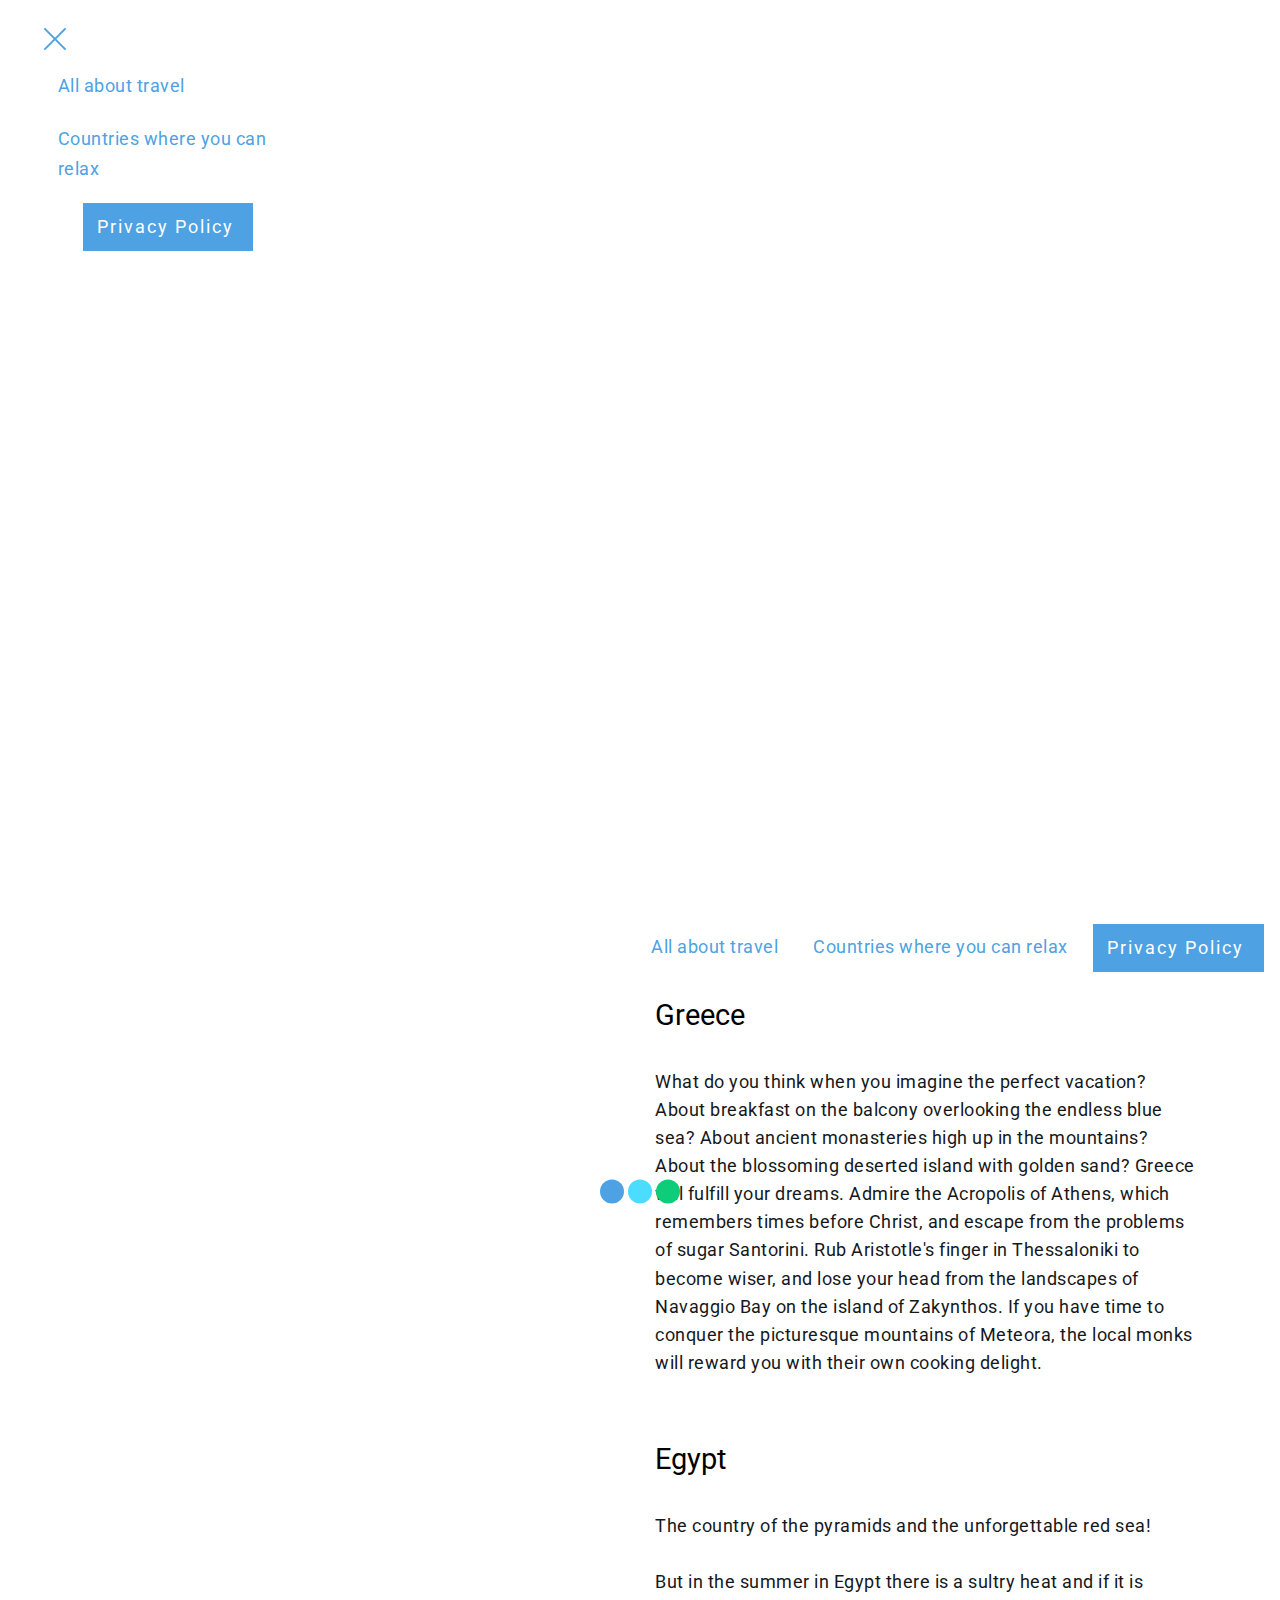
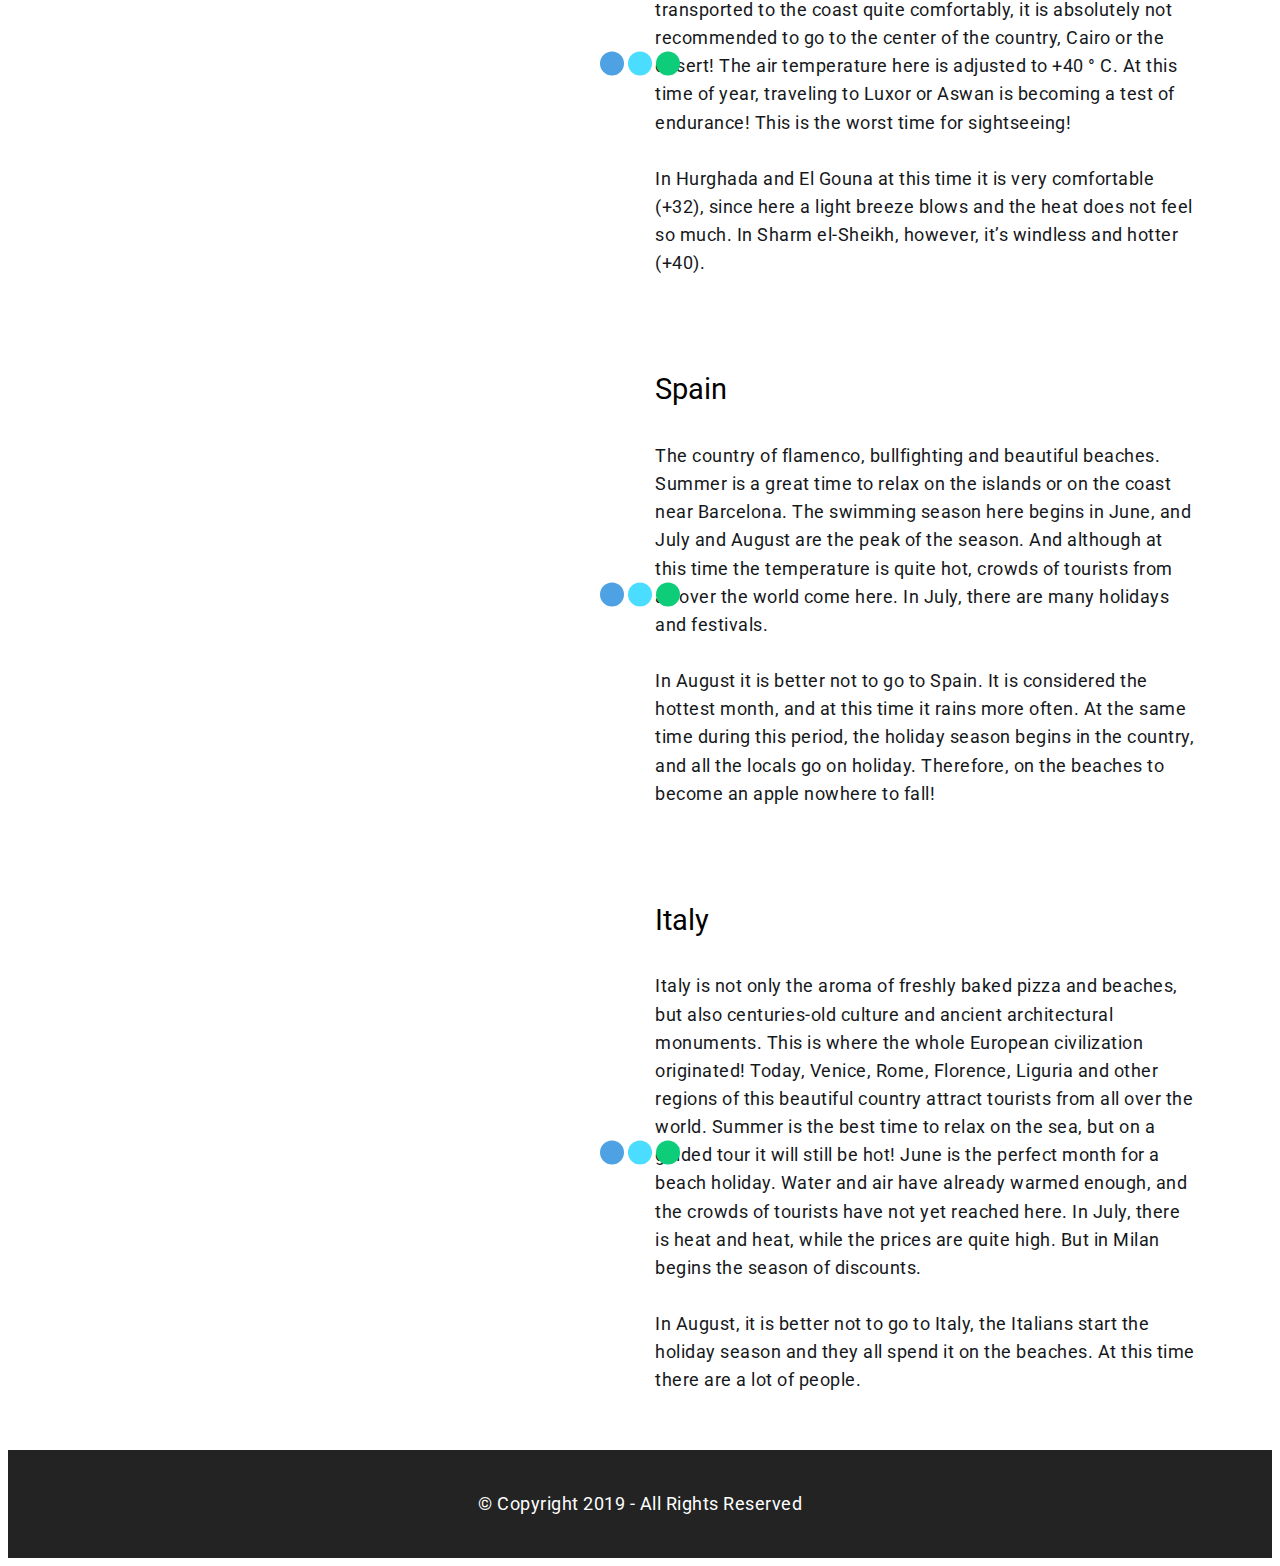
<file: countries .html>
<!DOCTYPE html>
<html amp >
<head>
  <!-- Site made with Mobirise Website Builder v4.10.3, https://mobirise.com -->
  <meta charset="UTF-8">
  <meta http-equiv="X-UA-Compatible" content="IE=edge">
  <meta name="generator" content="Mobirise v4.10.3, mobirise.com">
  <meta name="viewport" content="width=device-width, initial-scale=1, minimum-scale=1">
  <link rel="shortcut icon" href="assets/images/logo1.png" type="image/x-icon">
  <meta name="description" content="All about travel">
  
  <title>Countries where you can relax</title>
  
<link rel="canonical" href="countries .html">
 <style amp-boilerplate>body{-webkit-animation:-amp-start 8s steps(1,end) 0s 1 normal both;-moz-animation:-amp-start 8s steps(1,end) 0s 1 normal both;-ms-animation:-amp-start 8s steps(1,end) 0s 1 normal both;animation:-amp-start 8s steps(1,end) 0s 1 normal both}@-webkit-keyframes -amp-start{from{visibility:hidden}to{visibility:visible}}@-moz-keyframes -amp-start{from{visibility:hidden}to{visibility:visible}}@-ms-keyframes -amp-start{from{visibility:hidden}to{visibility:visible}}@-o-keyframes -amp-start{from{visibility:hidden}to{visibility:visible}}@keyframes -amp-start{from{visibility:hidden}to{visibility:visible}}</style>
<noscript><style amp-boilerplate>body{-webkit-animation:none;-moz-animation:none;-ms-animation:none;animation:none}</style></noscript>
<link href="https://fonts.googleapis.com/css?family=Roboto:100,100i,300,300i,400,400i,500,500i,700,700i,900,900i&subset=cyrillic" rel="stylesheet">
 
 <style amp-custom> 
div,span,h1,h2,h3,h4,h5,h6,p,blockquote,a,ol,ul,li,figcaption{font:inherit}*{-webkit-box-sizing:border-box;box-sizing:border-box}body{position:relative;font-style:normal;line-height:1.5}section{background-color:#eeeeee;background-position:50% 50%;background-repeat:no-repeat;background-size:cover}section,.container,.container-fluid{position:relative;word-wrap:break-word}a.mbr-iconfont:hover{text-decoration:none}h1,h2,h3{margin:auto}h1,h3,p{padding:10px 0;margin-bottom:15px}p,li,blockquote{color:#15181b;letter-spacing:0.5px;line-height:1.7}ul,ol,pre,blockquote{margin-bottom:0;margin-top:0}pre{background:#f4f4f4;padding:10px 24px;white-space:pre-wrap}p{margin-top:0}a{font-style:normal;font-weight:400;cursor:pointer}a,a:hover{text-decoration:none}figure{margin-bottom:0}h1,h2,h3,h4,h5,h6,.h1,.h2,.h3,.h4,.h5,.h6,.display-1,.display-2,.display-3,.display-4{line-height:1;word-break:break-word;word-wrap:break-word}b,strong{font-weight:bold}blockquote{padding:10px 0 10px 20px;position:relative;border-left:3px solid}input:-webkit-autofill,input:-webkit-autofill:hover,input:-webkit-autofill:focus,input:-webkit-autofill:active{-webkit-transition-delay:9999s;transition-delay:9999s;-webkit-transition-property:background-color,color;-o-transition-property:background-color,color;transition-property:background-color,color}html,body{height:auto;min-height:100vh}.mbr-section-title{font-style:normal;line-height:1.2}.mbr-section-subtitle{line-height:1.3}.mbr-text{font-style:normal;line-height:1.6}.btn{font-weight:400;border-width:2px;border-style:solid;font-style:normal;letter-spacing:2px;margin:.4rem .5rem;white-space:normal;-webkit-transition:all .3s ease-in-out,-webkit-box-shadow 2s ease-in-out;transition:all .3s ease-in-out,-webkit-box-shadow 2s ease-in-out;-o-transition:all .3s ease-in-out,box-shadow 2s ease-in-out;transition:all .3s ease-in-out,box-shadow 2s ease-in-out;transition:all .3s ease-in-out,box-shadow 2s ease-in-out,-webkit-box-shadow 2s ease-in-out;display:-webkit-inline-box;display:-ms-inline-flexbox;display:inline-flex;-webkit-box-align:center;-ms-flex-align:center;align-items:center;-webkit-box-pack:center;-ms-flex-pack:center;justify-content:center;word-break:break-word;-webkit-align-items:center;-webkit-justify-content:center;display:-webkit-inline-flex}.btn-form{border-radius:0}.btn-form:hover{cursor:pointer}form .btn{margin:0}input,textarea,select{padding:15px 0.5rem}.mbr-figure img,.mbr-figure iframe{display:block;width:100%}.card{background-color:transparent;border:none}.card-wrapper{-webkit-box-flex:1;-webkit-flex:1}.card-img{text-align:center;-ms-flex-negative:0;flex-shrink:0;-webkit-flex-shrink:0}.media{max-width:100%;margin:0 auto}.mbr-figure{-ms-flex-item-align:center;-ms-grid-row-align:center;-webkit-align-self:center;align-self:center}.media-container>div{max-width:100%}.mbr-figure img,.card-img img{width:100%}@media (max-width: 991px){.media-size-item{width:auto}.media{width:auto}.mbr-figure{width:100%}}section.slider .amp-carousel-button{cursor:pointer}amp-image-lightbox a.control{position:absolute;width:32px;height:32px;right:16px;top:16px;z-index:1000}amp-image-lightbox a.control .close{position:relative}amp-image-lightbox a.control .close:before,amp-image-lightbox a.control .close:after{position:absolute;left:15px;content:' ';height:33px;width:2px;background-color:#fff}amp-image-lightbox a.control .close:before{-webkit-transform:rotate(45deg);-ms-transform:rotate(45deg);transform:rotate(45deg)}amp-image-lightbox a.control .close:after{-webkit-transform:rotate(-45deg);-ms-transform:rotate(-45deg);transform:rotate(-45deg)}.hidden{visibility:hidden}.super-hide{display:none}.inactive{-webkit-user-select:none;-moz-user-select:none;-ms-user-select:none;user-select:none;pointer-events:none;-webkit-user-drag:none;user-drag:none}textarea[type="hidden"]{display:none}#scrollToTop{display:none}.popover-content ul.show{min-height:155px}.mbr-white{color:#ffffff}.mbr-black{color:#000000}.mbr-bg-white{background-color:#ffffff}.mbr-bg-black{background-color:#000000}.align-left{text-align:left}.align-center{text-align:center}.align-right{text-align:right}@media (max-width: 767px){.align-left,.align-center,.align-right,.mbr-section-btn,.mbr-section-title{text-align:center}}.mbr-light{font-weight:300}.mbr-regular{font-weight:400}.mbr-semibold{font-weight:500}.mbr-bold{font-weight:700}.mbr-section-btn{margin-left:-.25rem;margin-right:-.25rem;font-size:0}nav .mbr-section-btn{margin-left:0rem;margin-right:0rem}.btn .mbr-iconfont,.btn.btn-sm .mbr-iconfont{cursor:pointer;margin-right:0.5rem}.btn.btn-md .mbr-iconfont,.btn.btn-md .mbr-iconfont{margin-right:0.8rem}[type="submit"]{-webkit-appearance:none}.google-map{height:400px;position:relative;width:100%}.google-map iframe{height:100%;width:100%}.google-map [data-state-details]{color:#6b6763;font-family:Montserrat;height:1.5em;margin-top:-0.75em;padding-left:1.25rem;padding-right:1.25rem;position:absolute;text-align:center;top:50%;width:100%}.google-map[data-state]{background:#e9e5dc}.google-map[data-state="loading"] [data-state-details]{display:none}.map-placeholder{display:none}.mbr-fullscreen .mbr-overlay{height:100vh}.mbr-fullscreen{display:-webkit-box;display:-ms-flexbox;display:flex;display:-moz-flex;display:-ms-flex;display:-o-flex;-webkit-box-align:center;-ms-flex-align:center;align-items:center;-webkit-align-items:center;height:100vh;-webkit-box-sizing:border-box;box-sizing:border-box;padding-top:3rem;padding-bottom:3rem}.mbr-overlay{bottom:0;left:0;position:absolute;right:0;top:0;z-index:0}section.sidebar-open:before{content:'';position:fixed;top:0;bottom:0;right:0;left:0;background-color:rgba(0,0,0,0.2);z-index:1040}amp-img img{max-height:100%;max-width:100%}img.mbr-temp{width:100%}.is-builder .nodisplay+img[async],.is-builder .nodisplay+img[decoding="async"],.is-builder amp-img>a+img[async],.is-builder amp-img>a+img[decoding="async"]{display:none}html:not(.is-builder) amp-img>a{position:absolute;top:0;bottom:0;left:0;right:0;z-index:1}.is-builder .temp-amp-sizer{position:absolute}.is-builder section.slider .icon-wrap,.is-builder section[class*="gallery"] .icon-wrap{pointer-events:all}.is-builder amp-youtube .temp-amp-sizer,.is-builder amp-vimeo .temp-amp-sizer{position:static}.is-builder section.horizontal-menu .ampstart-btn{display:none}@media (max-width: 991px){.is-builder section.horizontal-menu .navbar-toggler{display:block}}.is-builder section.horizontal-menu .dropdown-menu{z-index:auto;opacity:1;pointer-events:auto}.is-builder section.horizontal-menu .nav-dropdown .link.dropdown-toggle[aria-expanded="true"]{margin-right:0;padding:0.667em 1em}.mobirise-spinner{position:absolute;top:50%;left:40%;margin-left:10%;-webkit-transform:translate3d(-50%,-50%,0);z-index:4}.mobirise-spinner em{width:24px;height:24px;background:#3ac;border-radius:100%;display:inline-block;-webkit-animation:slide 1s infinite}.mobirise-spinner em:nth-child(1){-webkit-animation-delay:0.1s}.mobirise-spinner em:nth-child(2){-webkit-animation-delay:0.2s}.mobirise-spinner em:nth-child(3){-webkit-animation-delay:0.3s}@-moz-keyframes slide{0%{-webkit-transform:scale(1)}50%{opacity:0.3;-webkit-transform:scale(2)}100%{-webkit-transform:scale(1)}}@-webkit-keyframes slide{0%{-webkit-transform:scale(1)}50%{opacity:0.3;-webkit-transform:scale(2)}100%{-webkit-transform:scale(1)}}@-o-keyframes slide{0%{-webkit-transform:scale(1)}50%{opacity:0.3;-webkit-transform:scale(2)}100%{-webkit-transform:scale(1)}}@keyframes slide{0%{-webkit-transform:scale(1)}50%{opacity:0.3;-webkit-transform:scale(2)}100%{-webkit-transform:scale(1)}}.mobirise-loader .amp-active>div{display:none}.mbr-container{max-width:800px;padding:0 10px;margin:0 auto;position:relative}.container{padding-right:15px;padding-left:15px;width:100%;margin-right:auto;margin-left:auto}@media (max-width: 767px){.container{max-width:540px}}@media (min-width: 768px){.container{max-width:720px}}@media (min-width: 992px){.container{max-width:960px}}@media (min-width: 1200px){.container{max-width:1140px}}.mbr-row,.mbr-form-row{display:-webkit-box;display:-webkit-flex;display:-ms-flexbox;display:flex;-webkit-flex-wrap:wrap;-ms-flex-wrap:wrap;flex-wrap:wrap;margin-right:-1rem;margin-left:-1rem}.mbr-form-row{margin-right:-0.5rem;margin-left:-0.5rem}.mbr-form-row>[class*="mbr-col"]{padding-left:0.5rem;padding-right:0.5rem}.mbr-justify-content-center{-webkit-box-pack:center;-ms-flex-pack:center;justify-content:center;-webkit-justify-content:center}@media (max-width: 767px){.mbr-col-sm-12{-ms-flex:0 0 100%;-webkit-box-flex:0;flex:0 0 100%;max-width:100%;padding-right:15px;padding-left:15px;-webkit-flex:0 0 100%}.mbr-row{margin:0}}@media (min-width: 768px){.mbr-col-md-3{-ms-flex:0 0 25%;-webkit-box-flex:0;flex:0 0 25%;max-width:25%;padding-right:15px;padding-left:15px;-webkit-flex:0 0 25%}.mbr-col-md-4{-ms-flex:0 0 33.333333%;-webkit-box-flex:0;flex:0 0 33.333333%;max-width:33.333333%;padding-right:15px;padding-left:15px;-webkit-flex:0 0 33.333333%}.mbr-col-md-5{-ms-flex:0 0 41.666667%;-webkit-box-flex:0;flex:0 0 41.666667%;max-width:41.666667%;padding-right:15px;padding-left:15px;-webkit-flex:0 0 41.666667%}.mbr-col-md-6{-ms-flex:0 0 50%;-webkit-box-flex:0;flex:0 0 50%;max-width:50%;padding-right:15px;padding-left:15px;-webkit-flex:0 0 50%}.mbr-col-md-7{-ms-flex:0 0 58.333333%;-webkit-box-flex:0;flex:0 0 58.333333%;max-width:58.333333%;padding-right:15px;padding-left:15px;-webkit-flex:0 0 58.333333%}.mbr-col-md-8{-ms-flex:0 0 66.666667%;-webkit-box-flex:0;flex:0 0 66.666667%;max-width:66.666667%;padding-left:15px;padding-right:15px;-webkit-flex:0 0 66.666667%}.mbr-col-md-10{-ms-flex:0 0 83.333333%;-webkit-box-flex:0;flex:0 0 83.333333%;max-width:83.333333%;padding-left:15px;padding-right:15px;-webkit-flex:0 0 83.333333%}.mbr-col-md-12{-ms-flex:0 0 100%;-webkit-box-flex:0;flex:0 0 100%;max-width:100%;padding-right:15px;padding-left:15px;-webkit-flex:0 0 100%}}@media (min-width: 992px){.mbr-col-lg-2{-ms-flex:0 0 16.666667%;-webkit-box-flex:0;flex:0 0 16.666667%;max-width:16.666667%;padding-right:15px;padding-left:15px;-webkit-flex:0 0 16.666667%}.mbr-col-lg-3{-ms-flex:0 0 25%;-webkit-box-flex:0;flex:0 0 25%;max-width:25%;padding-right:15px;padding-left:15px;-webkit-flex:0 0 25%}.mbr-col-lg-4{-ms-flex:0 0 33.33%;-webkit-box-flex:0;flex:0 0 33.33%;max-width:33.33%;padding-right:15px;padding-left:15px;-webkit-flex:0 0 33.33%}.mbr-col-lg-5{-ms-flex:0 0 41.666%;-webkit-box-flex:0;flex:0 0 41.666%;max-width:41.666%;padding-right:15px;padding-left:15px;-webkit-flex:0 0 41.666%}.mbr-col-lg-6{-ms-flex:0 0 50%;-webkit-box-flex:0;flex:0 0 50%;max-width:50%;padding-right:15px;padding-left:15px;-webkit-flex:0 0 50%}.mbr-col-lg-8{-ms-flex:0 0 66.666667%;-webkit-box-flex:0;flex:0 0 66.666667%;max-width:66.666667%;padding-left:15px;padding-right:15px;-webkit-flex:0 0 66.666667%}.mbr-col-lg-10{-ms-flex:0 0 83.3333%;-webkit-box-flex:0;flex:0 0 83.3333%;max-width:83.3333%;padding-right:15px;padding-left:15px;-webkit-flex:0 0 83.3333%}.mbr-col-lg-12{-ms-flex:0 0 100%;-webkit-box-flex:0;flex:0 0 100%;max-width:100%;padding-right:15px;padding-left:15px;-webkit-flex:0 0 100%}}@media (min-width: 1200px){.mbr-col-xl-7{-ms-flex:0 0 58.333333%;-webkit-box-flex:0;flex:0 0 58.333333%;max-width:58.333333%;padding-right:15px;padding-left:15px;-webkit-flex:0 0 58.333333%}.mbr-col-xl-8{-ms-flex:0 0 66.666667%;-webkit-box-flex:0;flex:0 0 66.666667%;max-width:66.666667%;padding-left:15px;padding-right:15px;-webkit-flex:0 0 66.666667%}}amp-sidebar{background:transparent}#scrollToTopMarker{position:absolute;width:0px;height:0px;top:300px}#scrollToTopButton{position:fixed;bottom:25px;right:25px;opacity:.4;z-index:5000;font-size:32px;height:60px;width:60px;border:none;border-radius:3px;cursor:pointer}#scrollToTopButton:focus{outline:none}#scrollToTopButton a:before{content:'';position:absolute;height:40%;top:36%;width:2px;left:calc(50% - 1px)}#scrollToTopButton a:after{content:'';position:absolute;border-top:2px solid;border-right:2px solid;width:40%;height:40%;left:calc(30% - 1px);bottom:30%;-ms-transform:rotate(-45deg);transform:rotate(-45deg);-webkit-transform:rotate(-45deg)}.is-builder #scrollToTopButton a:after{left:30%}.field:not(:nth-last-child(1)){margin-bottom:1rem}.field-input{display:block;width:100%}.mbr-col{flex-basis:0;flex-grow:1;max-width:100%}.mbr-col-auto{-webkit-box-flex:0;flex:0 0 auto;width:auto;max-width:none}.mbr-col,.mbr-col-auto{position:relative;width:100%;min-height:1px;padding-right:15px;padding-left:15px}@media (min-width: 991px){.mbr-col{min-width:50%}}@media (max-width: 991px){.mbr-col{min-width:100%}}
body{font-family: Roboto;}blockquote{border-color: #4ea2e3;}.display-1{font-family: 'Roboto',sans-serif;font-size: 4.5rem;}.display-2{font-family: 'Roboto',sans-serif;font-size: 2.2rem;}.display-4{font-family: 'Roboto',sans-serif;font-size: 0.9rem;}.display-5{font-family: 'Roboto',sans-serif;font-size: 1.8rem;}.display-7{font-family: 'Roboto',sans-serif;font-size: 1.1rem;}input,textarea{font-family: 'Roboto',sans-serif;font-size: 0.9rem;}.display-1 .mbr-iconfont-btn{font-size: 4.5rem;width: 4.5rem;}.display-2 .mbr-iconfont-btn{font-size: 2.2rem;width: 2.2rem;}.display-4 .mbr-iconfont-btn{font-size: 0.9rem;width: 0.9rem;}.display-5 .mbr-iconfont-btn{font-size: 1.8rem;width: 1.8rem;}.display-7 .mbr-iconfont-btn{font-size: 1.1rem;width: 1.1rem;}@media (max-width: 768px){.display-1{font-size: 3.6rem;font-size: calc( 2.225rem + (4.5 - 2.225) * ((100vw - 20rem) / (48 - 20)));line-height: calc( 1.4 * (2.225rem + (4.5 - 2.225) * ((100vw - 20rem) / (48 - 20))));}.display-2{font-size: 1.76rem;font-size: calc( 1.42rem + (2.2 - 1.42) * ((100vw - 20rem) / (48 - 20)));line-height: calc( 1.4 * (1.42rem + (2.2 - 1.42) * ((100vw - 20rem) / (48 - 20))));}.display-4{font-size: 0.72rem;font-size: calc( 0.965rem + (0.9 - 0.965) * ((100vw - 20rem) / (48 - 20)));line-height: calc( 1.4 * (0.965rem + (0.9 - 0.965) * ((100vw - 20rem) / (48 - 20))));}.display-5{font-size: 1.44rem;font-size: calc( 1.28rem + (1.8 - 1.28) * ((100vw - 20rem) / (48 - 20)));line-height: calc( 1.4 * (1.28rem + (1.8 - 1.28) * ((100vw - 20rem) / (48 - 20))));}}.btn{padding: 1rem 2rem;border-radius: 0px;}.btn-sm{border-width: 1px;padding: 0.6rem 0.8rem;border-radius: 0px;}.btn-md{font-weight: 600;padding: 1rem 2rem;border-radius: 0px;}.bg-primary{background-color: #4ea2e3;}.bg-success{background-color: #0dcd7b;}.bg-info{background-color: #8282e7;}.bg-warning{background-color: #767676;}.bg-danger{background-color: #a0a0a0;}.btn-primary,.btn-primary:active,.btn-primary.active{background-color: #4ea2e3;border-color: #4ea2e3;color: #ffffff;}.btn-primary:hover,.btn-primary:focus,.btn-primary.focus{color: #ffffff;background-color: #1f7dc5;border-color: #1f7dc5;}.btn-primary.disabled,.btn-primary:disabled{color: #ffffff;background-color: #1f7dc5;border-color: #1f7dc5;}.btn-secondary,.btn-secondary:active,.btn-secondary.active{background-color: #4addff;border-color: #4addff;color: #003c4a;}.btn-secondary:hover,.btn-secondary:focus,.btn-secondary.focus{color: #003c4a;background-color: #00cdfd;border-color: #00cdfd;}.btn-secondary.disabled,.btn-secondary:disabled{color: #003c4a;background-color: #00cdfd;border-color: #00cdfd;}.btn-info,.btn-info:active,.btn-info.active{background-color: #8282e7;border-color: #8282e7;color: #ffffff;}.btn-info:hover,.btn-info:focus,.btn-info.focus{color: #ffffff;background-color: #4242db;border-color: #4242db;}.btn-info.disabled,.btn-info:disabled{color: #ffffff;background-color: #4242db;border-color: #4242db;}.btn-success,.btn-success:active,.btn-success.active{background-color: #0dcd7b;border-color: #0dcd7b;color: #ffffff;}.btn-success:hover,.btn-success:focus,.btn-success.focus{color: #ffffff;background-color: #088550;border-color: #088550;}.btn-success.disabled,.btn-success:disabled{color: #ffffff;background-color: #088550;border-color: #088550;}.btn-warning,.btn-warning:active,.btn-warning.active{background-color: #767676;border-color: #767676;color: #ffffff;}.btn-warning:hover,.btn-warning:focus,.btn-warning.focus{color: #ffffff;background-color: #505050;border-color: #505050;}.btn-warning.disabled,.btn-warning:disabled{color: #ffffff;background-color: #505050;border-color: #505050;}.btn-danger,.btn-danger:active,.btn-danger.active{background-color: #a0a0a0;border-color: #a0a0a0;color: #ffffff;}.btn-danger:hover,.btn-danger:focus,.btn-danger.focus{color: #ffffff;background-color: #7a7a7a;border-color: #7a7a7a;}.btn-danger.disabled,.btn-danger:disabled{color: #ffffff;background-color: #7a7a7a;border-color: #7a7a7a;}.btn-black,.btn-black:active,.btn-black.active{background-color: #333333;border-color: #333333;color: #ffffff;}.btn-black:hover,.btn-black:focus,.btn-black.focus{color: #ffffff;background-color: #0d0d0d;border-color: #0d0d0d;}.btn-black.disabled,.btn-black:disabled{color: #ffffff;background-color: #0d0d0d;border-color: #0d0d0d;}.btn-white,.btn-white:active,.btn-white.active{background-color: #ffffff;border-color: #ffffff;color: #808080;}.btn-white:hover,.btn-white:focus,.btn-white.focus{color: #808080;background-color: #d9d9d9;border-color: #d9d9d9;}.btn-white.disabled,.btn-white:disabled{color: #808080;background-color: #d9d9d9;border-color: #d9d9d9;}.btn-white,.btn-white:active,.btn-white.active{color: #333333;}.btn-white:hover,.btn-white:focus,.btn-white.focus{color: #333333;}.btn-white.disabled,.btn-white:disabled{color: #333333;}.btn-primary-outline,.btn-primary-outline:active,.btn-primary-outline.active{background: none;border-color: #1c6faf;color: #1c6faf;}.btn-primary-outline:hover,.btn-primary-outline:focus,.btn-primary-outline.focus{color: #ffffff;background-color: #4ea2e3;border-color: #4ea2e3;}.btn-primary-outline.disabled,.btn-primary-outline:disabled{color: #ffffff;background-color: #4ea2e3;border-color: #4ea2e3;}.btn-secondary-outline,.btn-secondary-outline:active,.btn-secondary-outline.active{background: none;border-color: #00b8e3;color: #00b8e3;}.btn-secondary-outline:hover,.btn-secondary-outline:focus,.btn-secondary-outline.focus{color: #003c4a;background-color: #4addff;border-color: #4addff;}.btn-secondary-outline.disabled,.btn-secondary-outline:disabled{color: #003c4a;background-color: #4addff;border-color: #4addff;}.btn-info-outline,.btn-info-outline:active,.btn-info-outline.active{background: none;border-color: #2c2cd7;color: #2c2cd7;}.btn-info-outline:hover,.btn-info-outline:focus,.btn-info-outline.focus{color: #ffffff;background-color: #8282e7;border-color: #8282e7;}.btn-info-outline.disabled,.btn-info-outline:disabled{color: #ffffff;background-color: #8282e7;border-color: #8282e7;}.btn-success-outline,.btn-success-outline:active,.btn-success-outline.active{background: none;border-color: #076d41;color: #076d41;}.btn-success-outline:hover,.btn-success-outline:focus,.btn-success-outline.focus{color: #ffffff;background-color: #0dcd7b;border-color: #0dcd7b;}.btn-success-outline.disabled,.btn-success-outline:disabled{color: #ffffff;background-color: #0dcd7b;border-color: #0dcd7b;}.btn-warning-outline,.btn-warning-outline:active,.btn-warning-outline.active{background: none;border-color: #434343;color: #434343;}.btn-warning-outline:hover,.btn-warning-outline:focus,.btn-warning-outline.focus{color: #ffffff;background-color: #767676;border-color: #767676;}.btn-warning-outline.disabled,.btn-warning-outline:disabled{color: #ffffff;background-color: #767676;border-color: #767676;}.btn-danger-outline,.btn-danger-outline:active,.btn-danger-outline.active{background: none;border-color: #6d6d6d;color: #6d6d6d;}.btn-danger-outline:hover,.btn-danger-outline:focus,.btn-danger-outline.focus{color: #ffffff;background-color: #a0a0a0;border-color: #a0a0a0;}.btn-danger-outline.disabled,.btn-danger-outline:disabled{color: #ffffff;background-color: #a0a0a0;border-color: #a0a0a0;}.btn-black-outline,.btn-black-outline:active,.btn-black-outline.active{background: none;border-color: #000000;color: #000000;}.btn-black-outline:hover,.btn-black-outline:focus,.btn-black-outline.focus{color: #ffffff;background-color: #333333;border-color: #333333;}.btn-black-outline.disabled,.btn-black-outline:disabled{color: #ffffff;background-color: #333333;border-color: #333333;}.btn-white-outline,.btn-white-outline:active,.btn-white-outline.active{background: none;border-color: #ffffff;color: #ffffff;}.btn-white-outline:hover,.btn-white-outline:focus,.btn-white-outline.focus{color: #333333;background-color: #ffffff;border-color: #ffffff;}.text-primary{color: #4ea2e3;}.text-secondary{color: #4addff;}.text-success{color: #0dcd7b;}.text-info{color: #8282e7;}.text-warning{color: #767676;}.text-danger{color: #a0a0a0;}.text-white{color: #ffffff;}.text-black{color: #000000;}a.text-primary:hover,a.text-primary:focus{color: #1c6faf;}a.text-secondary:hover,a.text-secondary:focus{color: #00b8e3;}a.text-success:hover,a.text-success:focus{color: #076d41;}a.text-info:hover,a.text-info:focus{color: #2c2cd7;}a.text-warning:hover,a.text-warning:focus{color: #434343;}a.text-danger:hover,a.text-danger:focus{color: #6d6d6d;}a.text-white:hover,a.text-white:focus{color: #b3b3b3;}a.text-black:hover,a.text-black:focus{color: #4d4d4d;}.alert-success{background-color: #0dcd7b;}.alert-info{background-color: #8282e7;}.alert-warning{background-color: #767676;}.alert-danger{background-color: #a0a0a0;}a,a:hover{color: #4ea2e3;}.mbr-plan-header.bg-primary .mbr-plan-subtitle,.mbr-plan-header.bg-primary .mbr-plan-price-desc{color: #feffff;}.mbr-plan-header.bg-success .mbr-plan-subtitle,.mbr-plan-header.bg-success .mbr-plan-price-desc{color: #acfad9;}.mbr-plan-header.bg-info .mbr-plan-subtitle,.mbr-plan-header.bg-info .mbr-plan-price-desc{color: #ffffff;}.mbr-plan-header.bg-warning .mbr-plan-subtitle,.mbr-plan-header.bg-warning .mbr-plan-price-desc{color: #b6b6b6;}.mbr-plan-header.bg-danger .mbr-plan-subtitle,.mbr-plan-header.bg-danger .mbr-plan-price-desc{color: #e0e0e0;}.mobirise-spinner em:nth-child(1){background: #4ea2e3;}.mobirise-spinner em:nth-child(2){background: #4addff;}.mobirise-spinner em:nth-child(3){background: #0dcd7b;}#scrollToTopMarker{display: none;}#scrollToTopButton{background-color: #4ea2e3;}#scrollToTopButton a:before{background: #ffffff;}#scrollToTopButton a:after{border-top-color: #ffffff;border-right-color: #ffffff;}.field-input{font-family: 'Roboto',sans-serif;font-size: 0.9rem;}.cid-ru6LfBrMUp{min-height: 80px;}.cid-ru6LfBrMUp .brand-name{color: #4ea2e3;margin: 0;}.cid-ru6LfBrMUp .nav-item:focus,.cid-ru6LfBrMUp .nav-link:focus{outline: none;}.cid-ru6LfBrMUp .navbar-nav{list-style-type: none;display: flex;-webkit-flex-direction: row;flex-direction: row;padding-left: 0;}.cid-ru6LfBrMUp .navbar-nav .nav-link{margin: .667em 1em;font-weight: normal;}@media (min-width: 992px){.cid-ru6LfBrMUp .dropdown-menu .dropdown-toggle:after{content: '';border-bottom: 0.35em solid transparent;border-left: 0.35em solid;border-right: 0;border-top: 0.35em solid transparent;margin-left: 0.3rem;margin-top: -0.3077em;position: absolute;right: 1.1538em;top: 50%;}}@media (max-width: 991px){.cid-ru6LfBrMUp ul.navbar-nav{-webkit-flex-direction: column;flex-direction: column;}.cid-ru6LfBrMUp ul.navbar-nav li{margin: auto;}.cid-ru6LfBrMUp .dropdown-toggle[data-toggle="dropdown-submenu"]:after{content: '';margin-left: .25rem;border-top: 0.35em solid;border-right: 0.35em solid transparent;border-left: 0.35em solid transparent;border-bottom: 0;top: 55%;}.cid-ru6LfBrMUp .nav-dropdown .dropdown-menu .dropdown-item{-webkit-justify-content: center;justify-content: center;display: flex;-webkit-align-items: center;align-items: center;}}.cid-ru6LfBrMUp .nav-dropdown .dropdown-menu{border-radius: 0;border: 0;left: 0;margin: 0;min-width: 10rem;padding-bottom: 1.25rem;padding-top: 1.25rem;position: absolute;}.cid-ru6LfBrMUp .nav-dropdown .dropdown-menu .dropdown-item{font-weight: 400;line-height: 2;display: flex;-webkit-align-items: center;align-items: center;width: 100%;padding: .25rem 1.5rem;clear: both;text-align: inherit;white-space: nowrap;background: 0 0;border: 0;}.cid-ru6LfBrMUp .nav-dropdown .dropdown-menu .dropdown{position: relative;}.cid-ru6LfBrMUp .nav-item.dropdown{position: relative;}.cid-ru6LfBrMUp .nav-item.dropdown .dropdown-menu{z-index: -1;opacity: 0;pointer-events: none;}.cid-ru6LfBrMUp .nav-item.dropdown:hover > .dropdown-menu{z-index: 1;opacity: 1;pointer-events: all;}.cid-ru6LfBrMUp .dropdown-menu .dropdown:hover > .dropdown-menu{z-index: 1;opacity: 1;pointer-events: all;}.cid-ru6LfBrMUp .link.dropdown-toggle:after{content: '';margin-left: .25rem;border-top: 0.35em solid;border-right: 0.35em solid transparent;border-left: 0.35em solid transparent;border-bottom: 0;}.cid-ru6LfBrMUp .nav-dropdown .dropdown-submenu{top: 0;}.cid-ru6LfBrMUp .navbar{z-index: 100;display: flex;-webkit-flex-direction: row;flex-direction: row;width: 100%;min-height: 80px;transition: all .3s;background: #ffffff;}.cid-ru6LfBrMUp .navbar .navbar-logo{margin-right: .8rem;}.cid-ru6LfBrMUp .navbar .navbar-logo img{height: auto;}.cid-ru6LfBrMUp .navbar.navbar-short{background: #ffffff;}.cid-ru6LfBrMUp .navbar.navbar-short .brand{padding: 0;}.cid-ru6LfBrMUp .navbar.opened{transition: all .3s;background: #ffffff;}.cid-ru6LfBrMUp .navbar .dropdown-item{padding: .25rem 1.5rem;}.cid-ru6LfBrMUp .navbar .navbar-collapse{display: flex;-webkit-justify-content: flex-end;justify-content: flex-end;z-index: 1;-webkit-flex-basis: 100%;flex-basis: 100%;-webkit-align-items: center;align-items: center;}@media (max-width: 991px){.cid-ru6LfBrMUp .navbar .navbar-collapse{display: none;position: absolute;top: 0;right: 0;min-height: 100vh;background: #ffffff;padding: 1rem 2rem 1rem 2rem;}.cid-ru6LfBrMUp .navbar.opened .navbar-collapse.show,.cid-ru6LfBrMUp .navbar.opened .navbar-collapse.collapsing{display: block;}.cid-ru6LfBrMUp .navbar.opened .dropdown-menu{top: 0;}.cid-ru6LfBrMUp .navbar .dropdown-menu{position: relative;background: transparent;}.cid-ru6LfBrMUp .navbar .dropdown-menu .dropdown-submenu{left: 0;}.cid-ru6LfBrMUp .navbar .dropdown-menu .dropdown-item:after{right: auto;}.cid-ru6LfBrMUp .navbar .dropdown-menu .dropdown-item{padding: .25rem 1.5rem;text-align: center;margin: 0;}.cid-ru6LfBrMUp .navbar .brand{-webkit-flex-shrink: initial;flex-shrink: initial;word-break: break-word;}}.cid-ru6LfBrMUp .brand{display: flex;-webkit-flex-shrink: 0;flex-shrink: 0;-webkit-align-items: center;align-items: center;margin-right: 0;padding: 0;transition: all .3s;word-break: break-word;z-index: 1;}.cid-ru6LfBrMUp .brand .navbar-caption{line-height: inherit;font-weight: normal;}.cid-ru6LfBrMUp .brand .navbar-logo a{outline: none;}.cid-ru6LfBrMUp .brand .navbar-caption-wrap{display: flex;}.cid-ru6LfBrMUp .dropdown-item.active,.cid-ru6LfBrMUp .dropdown-item:active{background-color: transparent;}.cid-ru6LfBrMUp .navbar-expand-lg .navbar-nav .nav-link{padding: 0;}.cid-ru6LfBrMUp .navbar.navbar-expand-lg .dropdown .dropdown-menu{background: #ffffff;}.cid-ru6LfBrMUp .navbar.navbar-expand-lg .dropdown .dropdown-menu .dropdown-submenu{margin: 0;left: 100%;}.cid-ru6LfBrMUp .navbar .dropdown.open > .dropdown-menu{display: block;}.cid-ru6LfBrMUp ul.navbar-nav{-webkit-flex-wrap: wrap;flex-wrap: wrap;}.cid-ru6LfBrMUp .navbar-buttons{text-align: center;}.cid-ru6LfBrMUp button.navbar-toggler{display: none;outline: none;width: 31px;height: 20px;cursor: pointer;transition: all .2s;position: relative;-webkit-align-self: center;align-self: center;}.cid-ru6LfBrMUp button.navbar-toggler .hamburger span{position: absolute;right: 0;width: 30px;height: 2px;border-right: 5px;background-color: #4ea2e3;}.cid-ru6LfBrMUp button.navbar-toggler .hamburger span:nth-child(1){top: 0;transition: all .2s;}.cid-ru6LfBrMUp button.navbar-toggler .hamburger span:nth-child(2){top: 8px;transition: all .15s;}.cid-ru6LfBrMUp button.navbar-toggler .hamburger span:nth-child(3){top: 8px;transition: all .15s;}.cid-ru6LfBrMUp button.navbar-toggler .hamburger span:nth-child(4){top: 16px;transition: all .2s;}.cid-ru6LfBrMUp nav.opened .navbar-toggler:not(.hide) .hamburger span:nth-child(1){top: 8px;width: 0;opacity: 0;right: 50%;transition: all .2s;}.cid-ru6LfBrMUp nav.opened .navbar-toggler:not(.hide) .hamburger span:nth-child(2){-webkit-transform: rotate(45deg);transform: rotate(45deg);transition: all .25s;}.cid-ru6LfBrMUp nav.opened .navbar-toggler:not(.hide) .hamburger span:nth-child(3){-webkit-transform: rotate(-45deg);transform: rotate(-45deg);transition: all .25s;}.cid-ru6LfBrMUp nav.opened .navbar-toggler:not(.hide) .hamburger span:nth-child(4){top: 8px;width: 0;opacity: 0;right: 50%;transition: all .2s;}.cid-ru6LfBrMUp .navbar-dropdown{padding: .5rem 1rem;position: fixed;}.cid-ru6LfBrMUp a.nav-link{display: flex;-webkit-align-items: center;align-items: center;-webkit-justify-content: center;justify-content: center;}.cid-ru6LfBrMUp .nav-link .mbr-iconfont,.cid-ru6LfBrMUp .dropdown-item .mbr-iconfont{margin-right: .2rem;}.cid-ru6LfBrMUp .ampstart-btn{display: flex;-webkit-align-self: center;align-self: center;}@media (min-width: 992px){.cid-ru6LfBrMUp .ampstart-btn{display: none;}}.cid-ru6LfBrMUp .ampstart-btn.hamburger{position: relative;right: 20px;margin-left: auto;width: 30px;height: 20px;background: none;border: none;cursor: pointer;z-index: 1000;}.cid-ru6LfBrMUp .ampstart-btn.hamburger:focus{outline: none;}.cid-ru6LfBrMUp .ampstart-btn.hamburger span{position: absolute;right: 0;width: 30px;height: 2px;border-right: 5px;background-color: #4ea2e3;}.cid-ru6LfBrMUp .ampstart-btn.hamburger span:nth-child(1){top: 0;transition: all .2s;}.cid-ru6LfBrMUp .ampstart-btn.hamburger span:nth-child(2){top: 8px;transition: all .15s;}.cid-ru6LfBrMUp .ampstart-btn.hamburger span:nth-child(3){top: 8px;transition: all .15s;}.cid-ru6LfBrMUp .ampstart-btn.hamburger span:nth-child(4){top: 16px;transition: all .2s;}.cid-ru6LfBrMUp amp-sidebar{min-width: 260px;z-index: 1050;background-color: #ffffff;}.cid-ru6LfBrMUp amp-sidebar.open:after{content: '';position: absolute;top: 0;left: 0;bottom: 0;right: 0;background-color: red;}.cid-ru6LfBrMUp .open{transform: translateX(0%);display: block;-webkit-transform: translateX(0%);}.cid-ru6LfBrMUp .builder-sidebar{background-color: #ffffff;position: relative;min-height: 100vh;z-index: 1030;padding: 1rem 2rem;max-width: 20rem;}.cid-ru6LfBrMUp .builder-sidebar .dropdown{position: relative;}.cid-ru6LfBrMUp .builder-sidebar .dropdown:hover > .dropdown-menu{position: relative;text-align: center;}.cid-ru6LfBrMUp .sidebar{padding: 1rem 0;margin: 0;}.cid-ru6LfBrMUp .sidebar > li{list-style: none;display: flex;-webkit-flex-direction: column;flex-direction: column;}.cid-ru6LfBrMUp .sidebar a{display: block;text-decoration: none;margin-bottom: 10px;}.cid-ru6LfBrMUp .close-sidebar{width: 30px;height: 30px;position: relative;cursor: pointer;background-color: transparent;border: none;}.cid-ru6LfBrMUp .close-sidebar:focus{outline: 2px auto #4ea2e3;}.cid-ru6LfBrMUp .close-sidebar span{position: absolute;left: 0;top: 14px;width: 30px;height: 2px;border-right: 5px;background-color: #4ea2e3;}.cid-ru6LfBrMUp .close-sidebar span:nth-child(1){-webkit-transform: rotate(45deg);transform: rotate(45deg);}.cid-ru6LfBrMUp .close-sidebar span:nth-child(2){-webkit-transform: rotate(-45deg);transform: rotate(-45deg);}.cid-ru6LfBrMUp amp-img{margin-right: 1rem;display: flex;-webkit-align-items: center;align-items: center;height: 45px;width: 45px;}@media (max-width: 767px){.cid-ru6LfBrMUp amp-img{max-height: 35px;max-width: 35px;}}.cid-ru6PErqMAT{padding-top: 30px;padding-bottom: 30px;background-color: #ffffff;}.cid-ru6PErqMAT .text-block{margin: auto;}.cid-ru6PErqMAT amp-img{text-align: center;}@media (min-width: 768px){.cid-ru6PErqMAT .image-block{padding-right: 2rem;}}@media (max-width: 767px){.cid-ru6PErqMAT .image-block{padding-bottom: 1rem;}}.cid-ru6PEQSAKO{padding-top: 30px;padding-bottom: 30px;background-color: #ffffff;}.cid-ru6PEQSAKO .text-block{margin: auto;}.cid-ru6PEQSAKO amp-img{text-align: center;}@media (min-width: 768px){.cid-ru6PEQSAKO .image-block{padding-right: 2rem;}}@media (max-width: 767px){.cid-ru6PEQSAKO .image-block{padding-bottom: 1rem;}}.cid-ru6PFIRm0T{padding-top: 30px;padding-bottom: 30px;background-color: #ffffff;}.cid-ru6PFIRm0T .text-block{margin: auto;}.cid-ru6PFIRm0T amp-img{text-align: center;}@media (min-width: 768px){.cid-ru6PFIRm0T .image-block{padding-right: 2rem;}}@media (max-width: 767px){.cid-ru6PFIRm0T .image-block{padding-bottom: 1rem;}}.cid-ru6PFcc08p{padding-top: 30px;padding-bottom: 30px;background-color: #ffffff;}.cid-ru6PFcc08p .text-block{margin: auto;}.cid-ru6PFcc08p amp-img{text-align: center;}@media (min-width: 768px){.cid-ru6PFcc08p .image-block{padding-right: 2rem;}}@media (max-width: 767px){.cid-ru6PFcc08p .image-block{padding-bottom: 1rem;}}.cid-ru6LgRqLlQ{padding-top: 30px;padding-bottom: 30px;background-color: #232323;}.cid-ru6LgRqLlQ p{margin: 0;color: #ffffff;}
.engine{position: absolute;text-indent: -2400px;text-align: center;padding: 0;top: 0;left: -2400px;}[class*="-iconfont"]{display: inline-flex;}</style>
 
  <script async  src="https://cdn.ampproject.org/v0.js"></script>
  <script async custom-element="amp-analytics" src="https://cdn.ampproject.org/v0/amp-analytics-0.1.js"></script>
  <script async custom-element="amp-sidebar" src="https://cdn.ampproject.org/v0/amp-sidebar-0.1.js"></script>
  
  
</head>
<body><amp-sidebar id="sidebar" class="cid-ru6LfBrMUp" layout="nodisplay" side="right">
        <div class="builder-sidebar" id="builder-sidebar">
            <button on="tap:sidebar.close" class="close-sidebar">
                <span></span>
                <span></span>
            </button>
        
            
            <ul class="navbar-nav nav-dropdown navbar-nav-top-padding" data-app-modern-menu="true"><li class="nav-item">
                    <a class="nav-link link text-primary display-7" href="index.html">All about travel</a>
                </li>
                <li class="nav-item">
                    <a class="nav-link link text-primary display-7" href="countries .html">Countries where you can relax</a>
                </li></ul>
            
            <div class="navbar-buttons mbr-section-btn"><a class="btn btn-sm btn-primary display-7" href="police.html">Privacy Policy&nbsp;</a></div>
      </div>
    </amp-sidebar>
  <section class="menu horizontal-menu cid-ru6LfBrMUp" id="menu2-a">

    
    

    <nav class="navbar navbar-dropdown navbar-expand-lg navbar-fixed-top">
      
      <div class="collapse navbar-collapse" id="navbarSupportedContent">
            
            <ul class="navbar-nav nav-dropdown navbar-nav-top-padding" data-app-modern-menu="true"><li class="nav-item">
                    <a class="nav-link link text-primary display-7" href="index.html">All about travel</a>
                </li>
                <li class="nav-item">
                    <a class="nav-link link text-primary display-7" href="countries .html">Countries where you can relax</a>
                </li></ul>
            
            <div class="navbar-buttons mbr-section-btn"><a class="btn btn-sm btn-primary display-7" href="police.html">Privacy Policy&nbsp;</a></div>
      </div>
      
      <button on="tap:sidebar.toggle" class="ampstart-btn hamburger sticky-but">
        <span></span>
        <span></span>
        <span></span>
        <span></span>
    </button>
    </nav>

  <!-- AMP plug -->
    

</section>


    
       
    <div class="container">
        <div class="mbr-row mbr-justify-content-center">
            <div class="image-block mbr-col-sm-12 mbr-col-md-6">
                <amp-img src="assets/images/22-1048x696.jpg" layout="responsive" width="524" height="348" alt="Mobirise" class="mobirise-loader">
                    <div placeholder="" class="placeholder">
                                <div class="mobirise-spinner">
                                    <em></em>
                                    <em></em>
                                    <em></em>
                                </div></div>
                    
                </amp-img>
            </div>
            <div class="text-block mbr-col-sm-12 mbr-col-md-6">
                <h3 class="mbr-section-title mbr-fonts-style align-left display-5">
                    Greece
                </h3>
                <p class="mbr-fonts-style mbr-text align-left display-7">
                   What do you think when you imagine the perfect vacation? About breakfast on the balcony overlooking the endless blue sea? About ancient monasteries high up in the mountains? About the blossoming deserted island with golden sand? Greece will fulfill your dreams. Admire the Acropolis of Athens, which remembers times before Christ, and escape from the problems of sugar Santorini. Rub Aristotle's finger in Thessaloniki to become wiser, and lose your head from the landscapes of Navaggio Bay on the island of Zakynthos. If you have time to conquer the picturesque mountains of Meteora, the local monks will reward you with their own cooking delight.
                </p>
                
            </div>
        </div>
    </div>
</section>

<section class="features10 cid-ru6PEQSAKO" id="features10-f">

    
       
    <div class="container">
        <div class="mbr-row mbr-justify-content-center">
            <div class="image-block mbr-col-sm-12 mbr-col-md-6">
                <amp-img src="assets/images/111-1048x655.jpg" layout="responsive" width="524.8000000000001" height="328" alt="Mobirise" class="mobirise-loader">
                    <div placeholder="" class="placeholder">
                                <div class="mobirise-spinner">
                                    <em></em>
                                    <em></em>
                                    <em></em>
                                </div></div>
                    
                </amp-img>
            </div>
            <div class="text-block mbr-col-sm-12 mbr-col-md-6">
                <h3 class="mbr-section-title mbr-fonts-style align-left display-5">
                    Egypt
                </h3>
                <p class="mbr-fonts-style mbr-text align-left display-7">The country of the pyramids and the unforgettable red sea!
<br>
<br>But in the summer in Egypt there is a sultry heat and if it is transported to the coast quite comfortably, it is absolutely not recommended to go to the center of the country, Cairo or the desert! The air temperature here is adjusted to +40 ° C. At this time of year, traveling to Luxor or Aswan is becoming a test of endurance! This is the worst time for sightseeing!
<br>
<br>In Hurghada and El Gouna at this time it is very comfortable (+32), since here a light breeze blows and the heat does not feel so much. In Sharm el-Sheikh, however, it’s windless and hotter (+40).</p>
                
            </div>
        </div>
    </div>
</section>

<section class="features10 cid-ru6PFIRm0T" id="features10-h">

    
       
    <div class="container">
        <div class="mbr-row mbr-justify-content-center">
            <div class="image-block mbr-col-sm-12 mbr-col-md-6">
                <amp-img src="assets/images/31-1048x699.jpg" layout="responsive" width="524.7496423462089" height="350" alt="Mobirise" class="mobirise-loader">
                    <div placeholder="" class="placeholder">
                                <div class="mobirise-spinner">
                                    <em></em>
                                    <em></em>
                                    <em></em>
                                </div></div>
                    
                </amp-img>
            </div>
            <div class="text-block mbr-col-sm-12 mbr-col-md-6">
                <h3 class="mbr-section-title mbr-fonts-style align-left display-5">
                    Spain
                </h3>
                <p class="mbr-fonts-style mbr-text align-left display-7">The country of flamenco, bullfighting and beautiful beaches. Summer is a great time to relax on the islands or on the coast near Barcelona. The swimming season here begins in June, and July and August are the peak of the season. And although at this time the temperature is quite hot, crowds of tourists from all over the world come here. In July, there are many holidays and festivals.
<br>
<br>In August it is better not to go to Spain. It is considered the hottest month, and at this time it rains more often. At the same time during this period, the holiday season begins in the country, and all the locals go on holiday. Therefore, on the beaches to become an apple nowhere to fall!</p>
                
            </div>
        </div>
    </div>
</section>

<section class="features10 cid-ru6PFcc08p" id="features10-g">

    
       
    <div class="container">
        <div class="mbr-row mbr-justify-content-center">
            <div class="image-block mbr-col-sm-12 mbr-col-md-6">
                <amp-img src="assets/images/1231-1048x655.jpg" layout="responsive" width="524.8000000000001" height="328" alt="Mobirise" class="mobirise-loader">
                    <div placeholder="" class="placeholder">
                                <div class="mobirise-spinner">
                                    <em></em>
                                    <em></em>
                                    <em></em>
                                </div></div>
                    
                </amp-img>
            </div>
            <div class="text-block mbr-col-sm-12 mbr-col-md-6">
                <h3 class="mbr-section-title mbr-fonts-style align-left display-5">
                    Italy
                </h3>
                <p class="mbr-fonts-style mbr-text align-left display-7">Italy is not only the aroma of freshly baked pizza and beaches, but also centuries-old culture and ancient architectural monuments. This is where the whole European civilization originated! Today, Venice, Rome, Florence, Liguria and other regions of this beautiful country attract tourists from all over the world. Summer is the best time to relax on the sea, but on a guided tour it will still be hot! June is the perfect month for a beach holiday. Water and air have already warmed enough, and the crowds of tourists have not yet reached here. In July, there is heat and heat, while the prices are quite high. But in Milan begins the season of discounts.
<br>
<br>In August, it is better not to go to Italy, the Italians start the holiday season and they all spend it on the beaches. At this time there are a lot of people.</p>
                
            </div>
        </div>
    </div>
</section>

<section class="footer1 cid-ru6LgRqLlQ" id="footer1-b">

    

    <div class="container">
        <div class="mbr-col-sm-12 align-center mbr-white">
            <p class="mbr-text mbr-fonts-style display-7">
                © Copyright 2019 - All Rights Reserved
            </p>
        </div>
    </div>
</section>


  
  
</body>
</html>
</file>
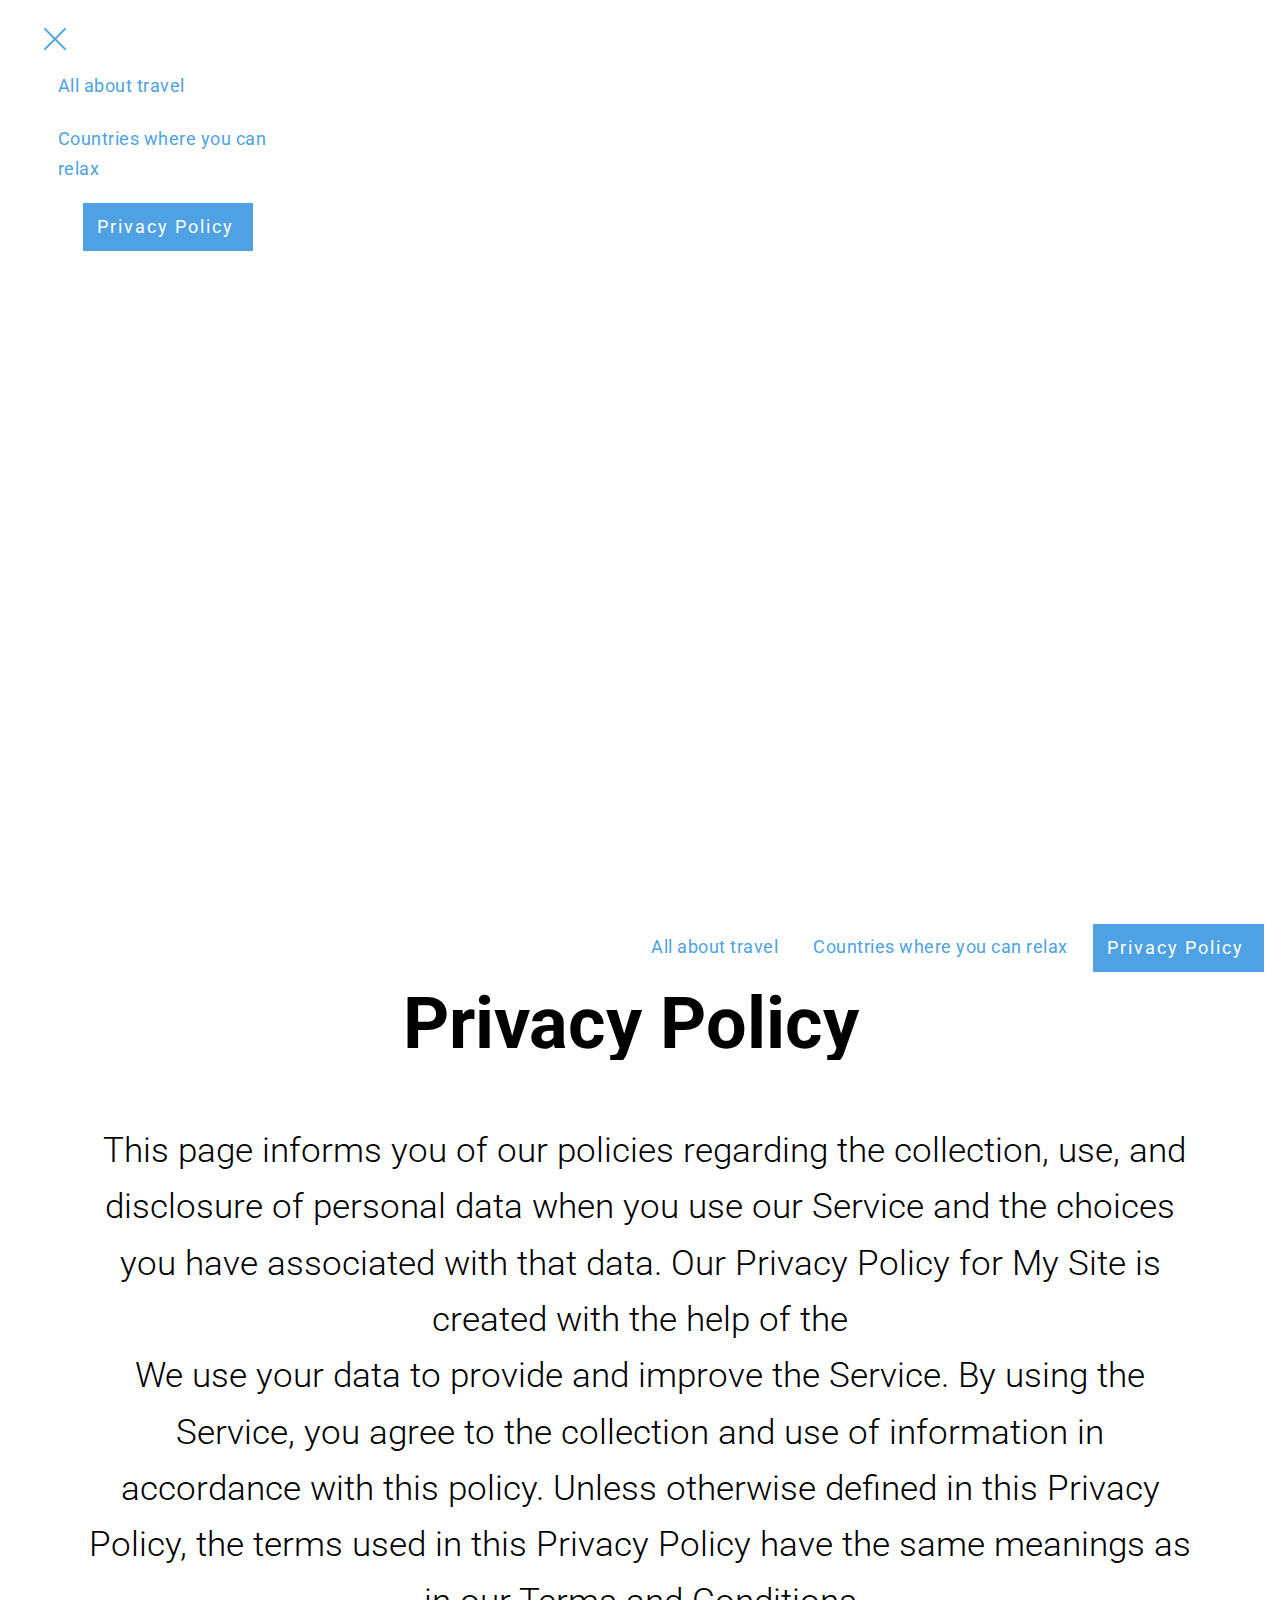
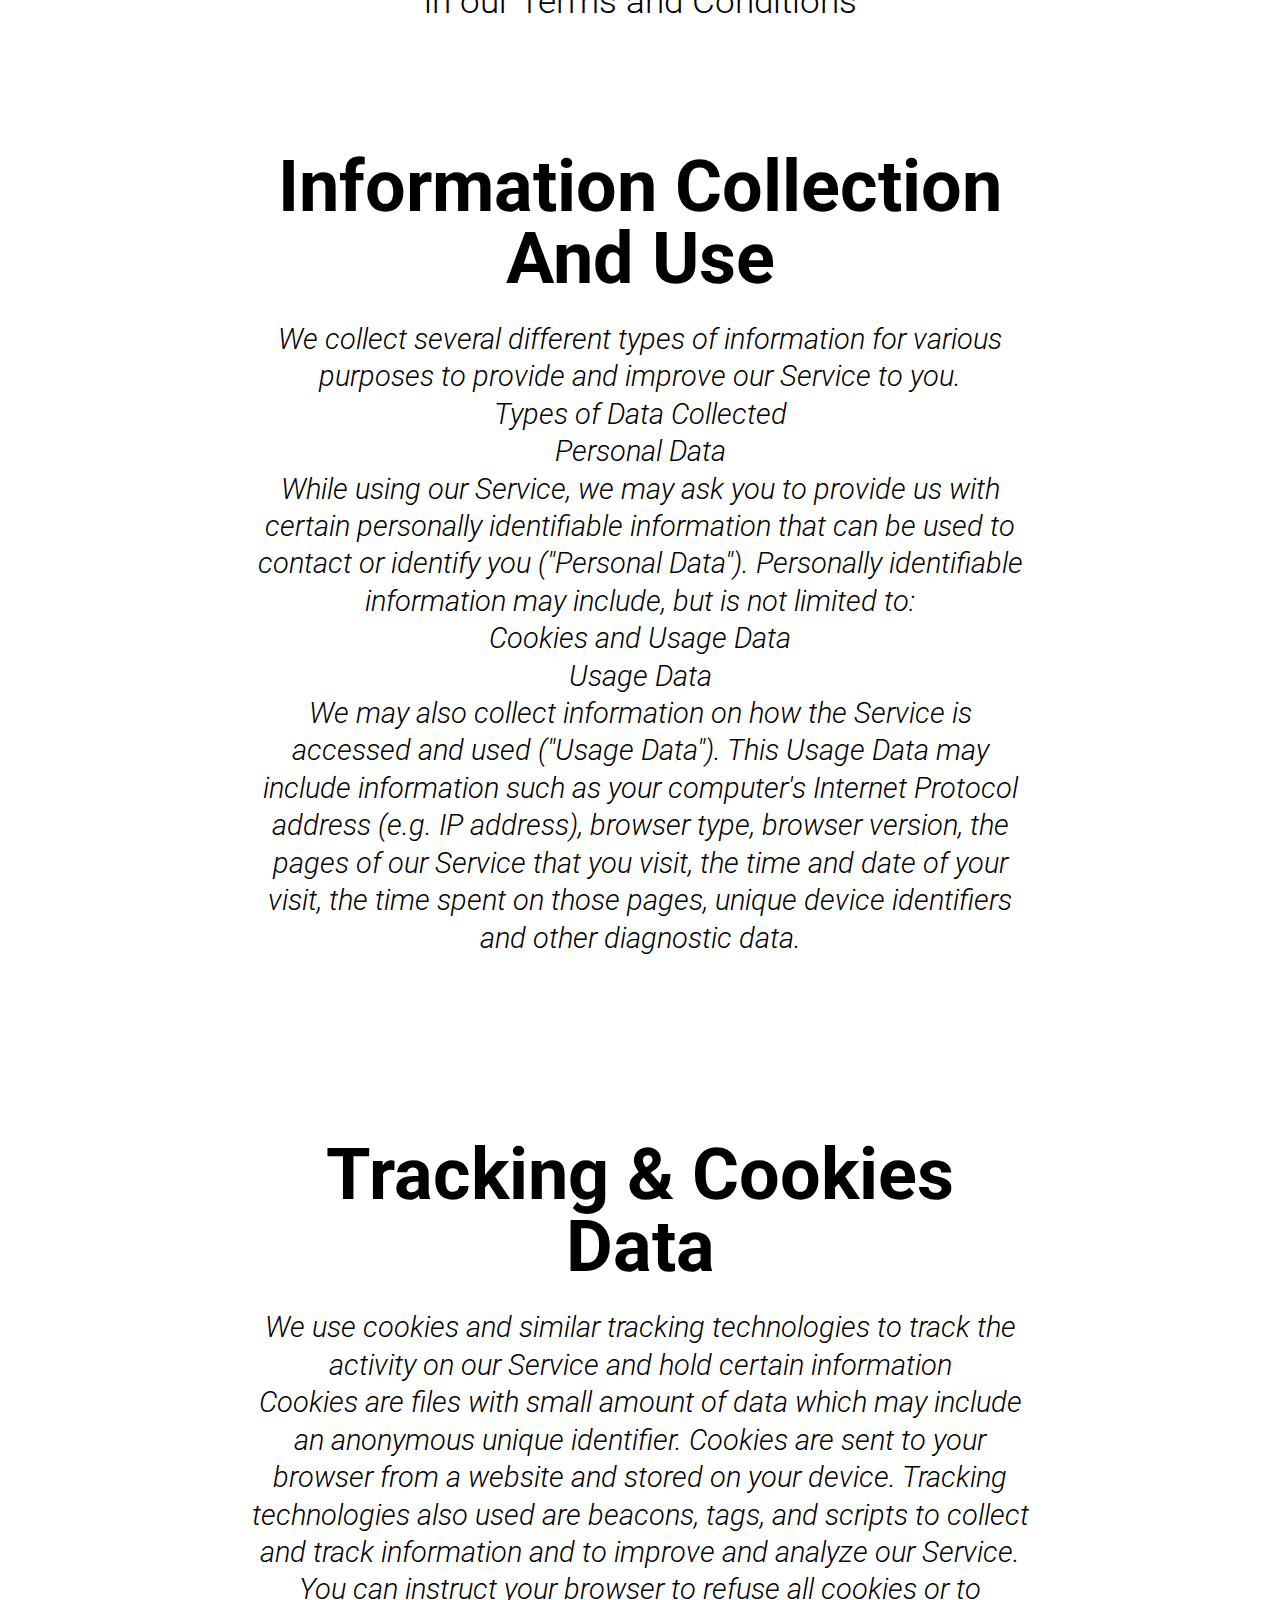
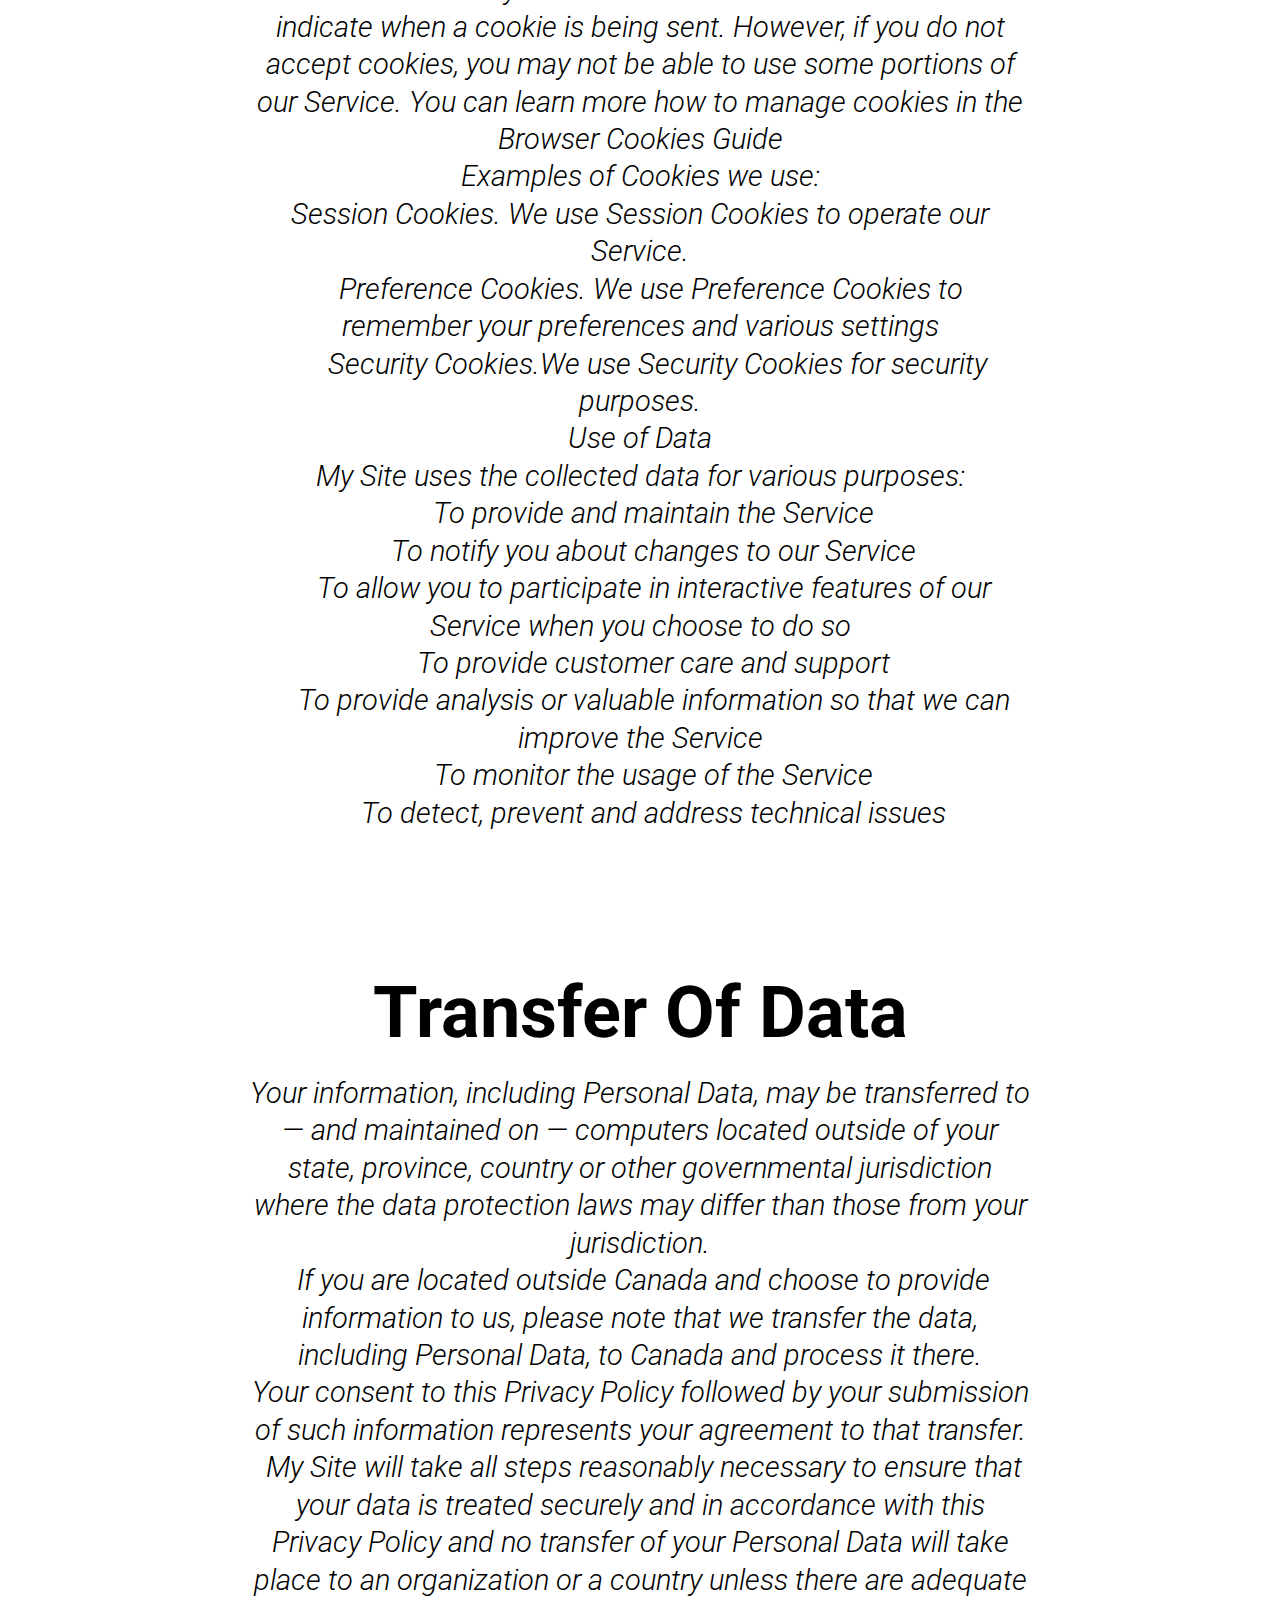
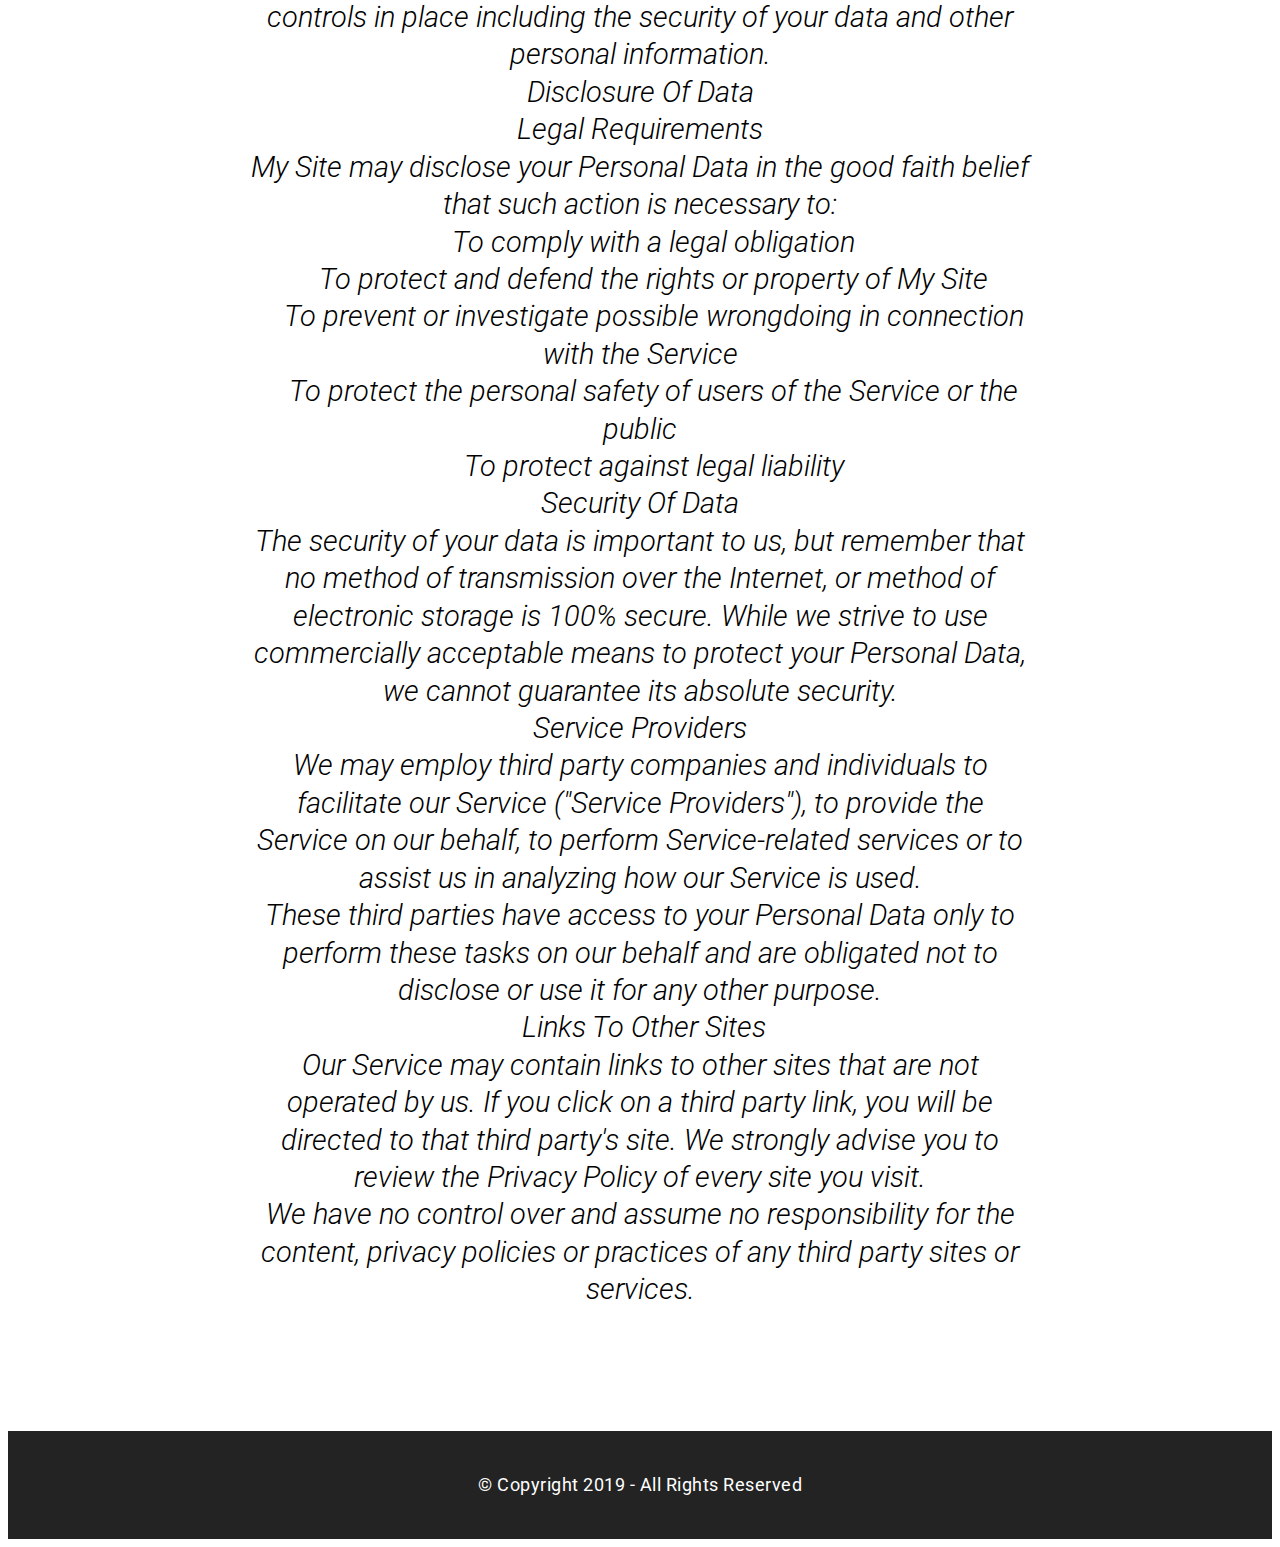
<file: police.html>
<!DOCTYPE html>
<html amp >
<head>
  <!-- Site made with Mobirise Website Builder v4.10.3, https://mobirise.com -->
  <meta charset="UTF-8">
  <meta http-equiv="X-UA-Compatible" content="IE=edge">
  <meta name="generator" content="Mobirise v4.10.3, mobirise.com">
  <meta name="viewport" content="width=device-width, initial-scale=1, minimum-scale=1">
  <link rel="shortcut icon" href="assets/images/logo1.png" type="image/x-icon">
  <meta name="description" content="All about travel">
  
  <title>Privacy Policy </title>
  
<link rel="canonical" href="police.html">
 <style amp-boilerplate>body{-webkit-animation:-amp-start 8s steps(1,end) 0s 1 normal both;-moz-animation:-amp-start 8s steps(1,end) 0s 1 normal both;-ms-animation:-amp-start 8s steps(1,end) 0s 1 normal both;animation:-amp-start 8s steps(1,end) 0s 1 normal both}@-webkit-keyframes -amp-start{from{visibility:hidden}to{visibility:visible}}@-moz-keyframes -amp-start{from{visibility:hidden}to{visibility:visible}}@-ms-keyframes -amp-start{from{visibility:hidden}to{visibility:visible}}@-o-keyframes -amp-start{from{visibility:hidden}to{visibility:visible}}@keyframes -amp-start{from{visibility:hidden}to{visibility:visible}}</style>
<noscript><style amp-boilerplate>body{-webkit-animation:none;-moz-animation:none;-ms-animation:none;animation:none}</style></noscript>
<link href="https://fonts.googleapis.com/css?family=Roboto:100,100i,300,300i,400,400i,500,500i,700,700i,900,900i&subset=cyrillic" rel="stylesheet">
 
 <style amp-custom> 
div,span,h1,h2,h3,h4,h5,h6,p,blockquote,a,ol,ul,li,figcaption{font:inherit}*{-webkit-box-sizing:border-box;box-sizing:border-box}body{position:relative;font-style:normal;line-height:1.5}section{background-color:#eeeeee;background-position:50% 50%;background-repeat:no-repeat;background-size:cover}section,.container,.container-fluid{position:relative;word-wrap:break-word}a.mbr-iconfont:hover{text-decoration:none}h1,h2,h3{margin:auto}h1,h3,p{padding:10px 0;margin-bottom:15px}p,li,blockquote{color:#15181b;letter-spacing:0.5px;line-height:1.7}ul,ol,pre,blockquote{margin-bottom:0;margin-top:0}pre{background:#f4f4f4;padding:10px 24px;white-space:pre-wrap}p{margin-top:0}a{font-style:normal;font-weight:400;cursor:pointer}a,a:hover{text-decoration:none}figure{margin-bottom:0}h1,h2,h3,h4,h5,h6,.h1,.h2,.h3,.h4,.h5,.h6,.display-1,.display-2,.display-3,.display-4{line-height:1;word-break:break-word;word-wrap:break-word}b,strong{font-weight:bold}blockquote{padding:10px 0 10px 20px;position:relative;border-left:3px solid}input:-webkit-autofill,input:-webkit-autofill:hover,input:-webkit-autofill:focus,input:-webkit-autofill:active{-webkit-transition-delay:9999s;transition-delay:9999s;-webkit-transition-property:background-color,color;-o-transition-property:background-color,color;transition-property:background-color,color}html,body{height:auto;min-height:100vh}.mbr-section-title{font-style:normal;line-height:1.2}.mbr-section-subtitle{line-height:1.3}.mbr-text{font-style:normal;line-height:1.6}.btn{font-weight:400;border-width:2px;border-style:solid;font-style:normal;letter-spacing:2px;margin:.4rem .5rem;white-space:normal;-webkit-transition:all .3s ease-in-out,-webkit-box-shadow 2s ease-in-out;transition:all .3s ease-in-out,-webkit-box-shadow 2s ease-in-out;-o-transition:all .3s ease-in-out,box-shadow 2s ease-in-out;transition:all .3s ease-in-out,box-shadow 2s ease-in-out;transition:all .3s ease-in-out,box-shadow 2s ease-in-out,-webkit-box-shadow 2s ease-in-out;display:-webkit-inline-box;display:-ms-inline-flexbox;display:inline-flex;-webkit-box-align:center;-ms-flex-align:center;align-items:center;-webkit-box-pack:center;-ms-flex-pack:center;justify-content:center;word-break:break-word;-webkit-align-items:center;-webkit-justify-content:center;display:-webkit-inline-flex}.btn-form{border-radius:0}.btn-form:hover{cursor:pointer}form .btn{margin:0}input,textarea,select{padding:15px 0.5rem}.mbr-figure img,.mbr-figure iframe{display:block;width:100%}.card{background-color:transparent;border:none}.card-wrapper{-webkit-box-flex:1;-webkit-flex:1}.card-img{text-align:center;-ms-flex-negative:0;flex-shrink:0;-webkit-flex-shrink:0}.media{max-width:100%;margin:0 auto}.mbr-figure{-ms-flex-item-align:center;-ms-grid-row-align:center;-webkit-align-self:center;align-self:center}.media-container>div{max-width:100%}.mbr-figure img,.card-img img{width:100%}@media (max-width: 991px){.media-size-item{width:auto}.media{width:auto}.mbr-figure{width:100%}}section.slider .amp-carousel-button{cursor:pointer}amp-image-lightbox a.control{position:absolute;width:32px;height:32px;right:16px;top:16px;z-index:1000}amp-image-lightbox a.control .close{position:relative}amp-image-lightbox a.control .close:before,amp-image-lightbox a.control .close:after{position:absolute;left:15px;content:' ';height:33px;width:2px;background-color:#fff}amp-image-lightbox a.control .close:before{-webkit-transform:rotate(45deg);-ms-transform:rotate(45deg);transform:rotate(45deg)}amp-image-lightbox a.control .close:after{-webkit-transform:rotate(-45deg);-ms-transform:rotate(-45deg);transform:rotate(-45deg)}.hidden{visibility:hidden}.super-hide{display:none}.inactive{-webkit-user-select:none;-moz-user-select:none;-ms-user-select:none;user-select:none;pointer-events:none;-webkit-user-drag:none;user-drag:none}textarea[type="hidden"]{display:none}#scrollToTop{display:none}.popover-content ul.show{min-height:155px}.mbr-white{color:#ffffff}.mbr-black{color:#000000}.mbr-bg-white{background-color:#ffffff}.mbr-bg-black{background-color:#000000}.align-left{text-align:left}.align-center{text-align:center}.align-right{text-align:right}@media (max-width: 767px){.align-left,.align-center,.align-right,.mbr-section-btn,.mbr-section-title{text-align:center}}.mbr-light{font-weight:300}.mbr-regular{font-weight:400}.mbr-semibold{font-weight:500}.mbr-bold{font-weight:700}.mbr-section-btn{margin-left:-.25rem;margin-right:-.25rem;font-size:0}nav .mbr-section-btn{margin-left:0rem;margin-right:0rem}.btn .mbr-iconfont,.btn.btn-sm .mbr-iconfont{cursor:pointer;margin-right:0.5rem}.btn.btn-md .mbr-iconfont,.btn.btn-md .mbr-iconfont{margin-right:0.8rem}[type="submit"]{-webkit-appearance:none}.google-map{height:400px;position:relative;width:100%}.google-map iframe{height:100%;width:100%}.google-map [data-state-details]{color:#6b6763;font-family:Montserrat;height:1.5em;margin-top:-0.75em;padding-left:1.25rem;padding-right:1.25rem;position:absolute;text-align:center;top:50%;width:100%}.google-map[data-state]{background:#e9e5dc}.google-map[data-state="loading"] [data-state-details]{display:none}.map-placeholder{display:none}.mbr-fullscreen .mbr-overlay{height:100vh}.mbr-fullscreen{display:-webkit-box;display:-ms-flexbox;display:flex;display:-moz-flex;display:-ms-flex;display:-o-flex;-webkit-box-align:center;-ms-flex-align:center;align-items:center;-webkit-align-items:center;height:100vh;-webkit-box-sizing:border-box;box-sizing:border-box;padding-top:3rem;padding-bottom:3rem}.mbr-overlay{bottom:0;left:0;position:absolute;right:0;top:0;z-index:0}section.sidebar-open:before{content:'';position:fixed;top:0;bottom:0;right:0;left:0;background-color:rgba(0,0,0,0.2);z-index:1040}amp-img img{max-height:100%;max-width:100%}img.mbr-temp{width:100%}.is-builder .nodisplay+img[async],.is-builder .nodisplay+img[decoding="async"],.is-builder amp-img>a+img[async],.is-builder amp-img>a+img[decoding="async"]{display:none}html:not(.is-builder) amp-img>a{position:absolute;top:0;bottom:0;left:0;right:0;z-index:1}.is-builder .temp-amp-sizer{position:absolute}.is-builder section.slider .icon-wrap,.is-builder section[class*="gallery"] .icon-wrap{pointer-events:all}.is-builder amp-youtube .temp-amp-sizer,.is-builder amp-vimeo .temp-amp-sizer{position:static}.is-builder section.horizontal-menu .ampstart-btn{display:none}@media (max-width: 991px){.is-builder section.horizontal-menu .navbar-toggler{display:block}}.is-builder section.horizontal-menu .dropdown-menu{z-index:auto;opacity:1;pointer-events:auto}.is-builder section.horizontal-menu .nav-dropdown .link.dropdown-toggle[aria-expanded="true"]{margin-right:0;padding:0.667em 1em}.mobirise-spinner{position:absolute;top:50%;left:40%;margin-left:10%;-webkit-transform:translate3d(-50%,-50%,0);z-index:4}.mobirise-spinner em{width:24px;height:24px;background:#3ac;border-radius:100%;display:inline-block;-webkit-animation:slide 1s infinite}.mobirise-spinner em:nth-child(1){-webkit-animation-delay:0.1s}.mobirise-spinner em:nth-child(2){-webkit-animation-delay:0.2s}.mobirise-spinner em:nth-child(3){-webkit-animation-delay:0.3s}@-moz-keyframes slide{0%{-webkit-transform:scale(1)}50%{opacity:0.3;-webkit-transform:scale(2)}100%{-webkit-transform:scale(1)}}@-webkit-keyframes slide{0%{-webkit-transform:scale(1)}50%{opacity:0.3;-webkit-transform:scale(2)}100%{-webkit-transform:scale(1)}}@-o-keyframes slide{0%{-webkit-transform:scale(1)}50%{opacity:0.3;-webkit-transform:scale(2)}100%{-webkit-transform:scale(1)}}@keyframes slide{0%{-webkit-transform:scale(1)}50%{opacity:0.3;-webkit-transform:scale(2)}100%{-webkit-transform:scale(1)}}.mobirise-loader .amp-active>div{display:none}.mbr-container{max-width:800px;padding:0 10px;margin:0 auto;position:relative}.container{padding-right:15px;padding-left:15px;width:100%;margin-right:auto;margin-left:auto}@media (max-width: 767px){.container{max-width:540px}}@media (min-width: 768px){.container{max-width:720px}}@media (min-width: 992px){.container{max-width:960px}}@media (min-width: 1200px){.container{max-width:1140px}}.mbr-row,.mbr-form-row{display:-webkit-box;display:-webkit-flex;display:-ms-flexbox;display:flex;-webkit-flex-wrap:wrap;-ms-flex-wrap:wrap;flex-wrap:wrap;margin-right:-1rem;margin-left:-1rem}.mbr-form-row{margin-right:-0.5rem;margin-left:-0.5rem}.mbr-form-row>[class*="mbr-col"]{padding-left:0.5rem;padding-right:0.5rem}.mbr-justify-content-center{-webkit-box-pack:center;-ms-flex-pack:center;justify-content:center;-webkit-justify-content:center}@media (max-width: 767px){.mbr-col-sm-12{-ms-flex:0 0 100%;-webkit-box-flex:0;flex:0 0 100%;max-width:100%;padding-right:15px;padding-left:15px;-webkit-flex:0 0 100%}.mbr-row{margin:0}}@media (min-width: 768px){.mbr-col-md-3{-ms-flex:0 0 25%;-webkit-box-flex:0;flex:0 0 25%;max-width:25%;padding-right:15px;padding-left:15px;-webkit-flex:0 0 25%}.mbr-col-md-4{-ms-flex:0 0 33.333333%;-webkit-box-flex:0;flex:0 0 33.333333%;max-width:33.333333%;padding-right:15px;padding-left:15px;-webkit-flex:0 0 33.333333%}.mbr-col-md-5{-ms-flex:0 0 41.666667%;-webkit-box-flex:0;flex:0 0 41.666667%;max-width:41.666667%;padding-right:15px;padding-left:15px;-webkit-flex:0 0 41.666667%}.mbr-col-md-6{-ms-flex:0 0 50%;-webkit-box-flex:0;flex:0 0 50%;max-width:50%;padding-right:15px;padding-left:15px;-webkit-flex:0 0 50%}.mbr-col-md-7{-ms-flex:0 0 58.333333%;-webkit-box-flex:0;flex:0 0 58.333333%;max-width:58.333333%;padding-right:15px;padding-left:15px;-webkit-flex:0 0 58.333333%}.mbr-col-md-8{-ms-flex:0 0 66.666667%;-webkit-box-flex:0;flex:0 0 66.666667%;max-width:66.666667%;padding-left:15px;padding-right:15px;-webkit-flex:0 0 66.666667%}.mbr-col-md-10{-ms-flex:0 0 83.333333%;-webkit-box-flex:0;flex:0 0 83.333333%;max-width:83.333333%;padding-left:15px;padding-right:15px;-webkit-flex:0 0 83.333333%}.mbr-col-md-12{-ms-flex:0 0 100%;-webkit-box-flex:0;flex:0 0 100%;max-width:100%;padding-right:15px;padding-left:15px;-webkit-flex:0 0 100%}}@media (min-width: 992px){.mbr-col-lg-2{-ms-flex:0 0 16.666667%;-webkit-box-flex:0;flex:0 0 16.666667%;max-width:16.666667%;padding-right:15px;padding-left:15px;-webkit-flex:0 0 16.666667%}.mbr-col-lg-3{-ms-flex:0 0 25%;-webkit-box-flex:0;flex:0 0 25%;max-width:25%;padding-right:15px;padding-left:15px;-webkit-flex:0 0 25%}.mbr-col-lg-4{-ms-flex:0 0 33.33%;-webkit-box-flex:0;flex:0 0 33.33%;max-width:33.33%;padding-right:15px;padding-left:15px;-webkit-flex:0 0 33.33%}.mbr-col-lg-5{-ms-flex:0 0 41.666%;-webkit-box-flex:0;flex:0 0 41.666%;max-width:41.666%;padding-right:15px;padding-left:15px;-webkit-flex:0 0 41.666%}.mbr-col-lg-6{-ms-flex:0 0 50%;-webkit-box-flex:0;flex:0 0 50%;max-width:50%;padding-right:15px;padding-left:15px;-webkit-flex:0 0 50%}.mbr-col-lg-8{-ms-flex:0 0 66.666667%;-webkit-box-flex:0;flex:0 0 66.666667%;max-width:66.666667%;padding-left:15px;padding-right:15px;-webkit-flex:0 0 66.666667%}.mbr-col-lg-10{-ms-flex:0 0 83.3333%;-webkit-box-flex:0;flex:0 0 83.3333%;max-width:83.3333%;padding-right:15px;padding-left:15px;-webkit-flex:0 0 83.3333%}.mbr-col-lg-12{-ms-flex:0 0 100%;-webkit-box-flex:0;flex:0 0 100%;max-width:100%;padding-right:15px;padding-left:15px;-webkit-flex:0 0 100%}}@media (min-width: 1200px){.mbr-col-xl-7{-ms-flex:0 0 58.333333%;-webkit-box-flex:0;flex:0 0 58.333333%;max-width:58.333333%;padding-right:15px;padding-left:15px;-webkit-flex:0 0 58.333333%}.mbr-col-xl-8{-ms-flex:0 0 66.666667%;-webkit-box-flex:0;flex:0 0 66.666667%;max-width:66.666667%;padding-left:15px;padding-right:15px;-webkit-flex:0 0 66.666667%}}amp-sidebar{background:transparent}#scrollToTopMarker{position:absolute;width:0px;height:0px;top:300px}#scrollToTopButton{position:fixed;bottom:25px;right:25px;opacity:.4;z-index:5000;font-size:32px;height:60px;width:60px;border:none;border-radius:3px;cursor:pointer}#scrollToTopButton:focus{outline:none}#scrollToTopButton a:before{content:'';position:absolute;height:40%;top:36%;width:2px;left:calc(50% - 1px)}#scrollToTopButton a:after{content:'';position:absolute;border-top:2px solid;border-right:2px solid;width:40%;height:40%;left:calc(30% - 1px);bottom:30%;-ms-transform:rotate(-45deg);transform:rotate(-45deg);-webkit-transform:rotate(-45deg)}.is-builder #scrollToTopButton a:after{left:30%}.field:not(:nth-last-child(1)){margin-bottom:1rem}.field-input{display:block;width:100%}.mbr-col{flex-basis:0;flex-grow:1;max-width:100%}.mbr-col-auto{-webkit-box-flex:0;flex:0 0 auto;width:auto;max-width:none}.mbr-col,.mbr-col-auto{position:relative;width:100%;min-height:1px;padding-right:15px;padding-left:15px}@media (min-width: 991px){.mbr-col{min-width:50%}}@media (max-width: 991px){.mbr-col{min-width:100%}}
body{font-family: Roboto;}blockquote{border-color: #4ea2e3;}.display-1{font-family: 'Roboto',sans-serif;font-size: 4.5rem;}.display-2{font-family: 'Roboto',sans-serif;font-size: 2.2rem;}.display-4{font-family: 'Roboto',sans-serif;font-size: 0.9rem;}.display-5{font-family: 'Roboto',sans-serif;font-size: 1.8rem;}.display-7{font-family: 'Roboto',sans-serif;font-size: 1.1rem;}input,textarea{font-family: 'Roboto',sans-serif;font-size: 0.9rem;}.display-1 .mbr-iconfont-btn{font-size: 4.5rem;width: 4.5rem;}.display-2 .mbr-iconfont-btn{font-size: 2.2rem;width: 2.2rem;}.display-4 .mbr-iconfont-btn{font-size: 0.9rem;width: 0.9rem;}.display-5 .mbr-iconfont-btn{font-size: 1.8rem;width: 1.8rem;}.display-7 .mbr-iconfont-btn{font-size: 1.1rem;width: 1.1rem;}@media (max-width: 768px){.display-1{font-size: 3.6rem;font-size: calc( 2.225rem + (4.5 - 2.225) * ((100vw - 20rem) / (48 - 20)));line-height: calc( 1.4 * (2.225rem + (4.5 - 2.225) * ((100vw - 20rem) / (48 - 20))));}.display-2{font-size: 1.76rem;font-size: calc( 1.42rem + (2.2 - 1.42) * ((100vw - 20rem) / (48 - 20)));line-height: calc( 1.4 * (1.42rem + (2.2 - 1.42) * ((100vw - 20rem) / (48 - 20))));}.display-4{font-size: 0.72rem;font-size: calc( 0.965rem + (0.9 - 0.965) * ((100vw - 20rem) / (48 - 20)));line-height: calc( 1.4 * (0.965rem + (0.9 - 0.965) * ((100vw - 20rem) / (48 - 20))));}.display-5{font-size: 1.44rem;font-size: calc( 1.28rem + (1.8 - 1.28) * ((100vw - 20rem) / (48 - 20)));line-height: calc( 1.4 * (1.28rem + (1.8 - 1.28) * ((100vw - 20rem) / (48 - 20))));}}.btn{padding: 1rem 2rem;border-radius: 0px;}.btn-sm{border-width: 1px;padding: 0.6rem 0.8rem;border-radius: 0px;}.btn-md{font-weight: 600;padding: 1rem 2rem;border-radius: 0px;}.bg-primary{background-color: #4ea2e3;}.bg-success{background-color: #0dcd7b;}.bg-info{background-color: #8282e7;}.bg-warning{background-color: #767676;}.bg-danger{background-color: #a0a0a0;}.btn-primary,.btn-primary:active,.btn-primary.active{background-color: #4ea2e3;border-color: #4ea2e3;color: #ffffff;}.btn-primary:hover,.btn-primary:focus,.btn-primary.focus{color: #ffffff;background-color: #1f7dc5;border-color: #1f7dc5;}.btn-primary.disabled,.btn-primary:disabled{color: #ffffff;background-color: #1f7dc5;border-color: #1f7dc5;}.btn-secondary,.btn-secondary:active,.btn-secondary.active{background-color: #4addff;border-color: #4addff;color: #003c4a;}.btn-secondary:hover,.btn-secondary:focus,.btn-secondary.focus{color: #003c4a;background-color: #00cdfd;border-color: #00cdfd;}.btn-secondary.disabled,.btn-secondary:disabled{color: #003c4a;background-color: #00cdfd;border-color: #00cdfd;}.btn-info,.btn-info:active,.btn-info.active{background-color: #8282e7;border-color: #8282e7;color: #ffffff;}.btn-info:hover,.btn-info:focus,.btn-info.focus{color: #ffffff;background-color: #4242db;border-color: #4242db;}.btn-info.disabled,.btn-info:disabled{color: #ffffff;background-color: #4242db;border-color: #4242db;}.btn-success,.btn-success:active,.btn-success.active{background-color: #0dcd7b;border-color: #0dcd7b;color: #ffffff;}.btn-success:hover,.btn-success:focus,.btn-success.focus{color: #ffffff;background-color: #088550;border-color: #088550;}.btn-success.disabled,.btn-success:disabled{color: #ffffff;background-color: #088550;border-color: #088550;}.btn-warning,.btn-warning:active,.btn-warning.active{background-color: #767676;border-color: #767676;color: #ffffff;}.btn-warning:hover,.btn-warning:focus,.btn-warning.focus{color: #ffffff;background-color: #505050;border-color: #505050;}.btn-warning.disabled,.btn-warning:disabled{color: #ffffff;background-color: #505050;border-color: #505050;}.btn-danger,.btn-danger:active,.btn-danger.active{background-color: #a0a0a0;border-color: #a0a0a0;color: #ffffff;}.btn-danger:hover,.btn-danger:focus,.btn-danger.focus{color: #ffffff;background-color: #7a7a7a;border-color: #7a7a7a;}.btn-danger.disabled,.btn-danger:disabled{color: #ffffff;background-color: #7a7a7a;border-color: #7a7a7a;}.btn-black,.btn-black:active,.btn-black.active{background-color: #333333;border-color: #333333;color: #ffffff;}.btn-black:hover,.btn-black:focus,.btn-black.focus{color: #ffffff;background-color: #0d0d0d;border-color: #0d0d0d;}.btn-black.disabled,.btn-black:disabled{color: #ffffff;background-color: #0d0d0d;border-color: #0d0d0d;}.btn-white,.btn-white:active,.btn-white.active{background-color: #ffffff;border-color: #ffffff;color: #808080;}.btn-white:hover,.btn-white:focus,.btn-white.focus{color: #808080;background-color: #d9d9d9;border-color: #d9d9d9;}.btn-white.disabled,.btn-white:disabled{color: #808080;background-color: #d9d9d9;border-color: #d9d9d9;}.btn-white,.btn-white:active,.btn-white.active{color: #333333;}.btn-white:hover,.btn-white:focus,.btn-white.focus{color: #333333;}.btn-white.disabled,.btn-white:disabled{color: #333333;}.btn-primary-outline,.btn-primary-outline:active,.btn-primary-outline.active{background: none;border-color: #1c6faf;color: #1c6faf;}.btn-primary-outline:hover,.btn-primary-outline:focus,.btn-primary-outline.focus{color: #ffffff;background-color: #4ea2e3;border-color: #4ea2e3;}.btn-primary-outline.disabled,.btn-primary-outline:disabled{color: #ffffff;background-color: #4ea2e3;border-color: #4ea2e3;}.btn-secondary-outline,.btn-secondary-outline:active,.btn-secondary-outline.active{background: none;border-color: #00b8e3;color: #00b8e3;}.btn-secondary-outline:hover,.btn-secondary-outline:focus,.btn-secondary-outline.focus{color: #003c4a;background-color: #4addff;border-color: #4addff;}.btn-secondary-outline.disabled,.btn-secondary-outline:disabled{color: #003c4a;background-color: #4addff;border-color: #4addff;}.btn-info-outline,.btn-info-outline:active,.btn-info-outline.active{background: none;border-color: #2c2cd7;color: #2c2cd7;}.btn-info-outline:hover,.btn-info-outline:focus,.btn-info-outline.focus{color: #ffffff;background-color: #8282e7;border-color: #8282e7;}.btn-info-outline.disabled,.btn-info-outline:disabled{color: #ffffff;background-color: #8282e7;border-color: #8282e7;}.btn-success-outline,.btn-success-outline:active,.btn-success-outline.active{background: none;border-color: #076d41;color: #076d41;}.btn-success-outline:hover,.btn-success-outline:focus,.btn-success-outline.focus{color: #ffffff;background-color: #0dcd7b;border-color: #0dcd7b;}.btn-success-outline.disabled,.btn-success-outline:disabled{color: #ffffff;background-color: #0dcd7b;border-color: #0dcd7b;}.btn-warning-outline,.btn-warning-outline:active,.btn-warning-outline.active{background: none;border-color: #434343;color: #434343;}.btn-warning-outline:hover,.btn-warning-outline:focus,.btn-warning-outline.focus{color: #ffffff;background-color: #767676;border-color: #767676;}.btn-warning-outline.disabled,.btn-warning-outline:disabled{color: #ffffff;background-color: #767676;border-color: #767676;}.btn-danger-outline,.btn-danger-outline:active,.btn-danger-outline.active{background: none;border-color: #6d6d6d;color: #6d6d6d;}.btn-danger-outline:hover,.btn-danger-outline:focus,.btn-danger-outline.focus{color: #ffffff;background-color: #a0a0a0;border-color: #a0a0a0;}.btn-danger-outline.disabled,.btn-danger-outline:disabled{color: #ffffff;background-color: #a0a0a0;border-color: #a0a0a0;}.btn-black-outline,.btn-black-outline:active,.btn-black-outline.active{background: none;border-color: #000000;color: #000000;}.btn-black-outline:hover,.btn-black-outline:focus,.btn-black-outline.focus{color: #ffffff;background-color: #333333;border-color: #333333;}.btn-black-outline.disabled,.btn-black-outline:disabled{color: #ffffff;background-color: #333333;border-color: #333333;}.btn-white-outline,.btn-white-outline:active,.btn-white-outline.active{background: none;border-color: #ffffff;color: #ffffff;}.btn-white-outline:hover,.btn-white-outline:focus,.btn-white-outline.focus{color: #333333;background-color: #ffffff;border-color: #ffffff;}.text-primary{color: #4ea2e3;}.text-secondary{color: #4addff;}.text-success{color: #0dcd7b;}.text-info{color: #8282e7;}.text-warning{color: #767676;}.text-danger{color: #a0a0a0;}.text-white{color: #ffffff;}.text-black{color: #000000;}a.text-primary:hover,a.text-primary:focus{color: #1c6faf;}a.text-secondary:hover,a.text-secondary:focus{color: #00b8e3;}a.text-success:hover,a.text-success:focus{color: #076d41;}a.text-info:hover,a.text-info:focus{color: #2c2cd7;}a.text-warning:hover,a.text-warning:focus{color: #434343;}a.text-danger:hover,a.text-danger:focus{color: #6d6d6d;}a.text-white:hover,a.text-white:focus{color: #b3b3b3;}a.text-black:hover,a.text-black:focus{color: #4d4d4d;}.alert-success{background-color: #0dcd7b;}.alert-info{background-color: #8282e7;}.alert-warning{background-color: #767676;}.alert-danger{background-color: #a0a0a0;}a,a:hover{color: #4ea2e3;}.mbr-plan-header.bg-primary .mbr-plan-subtitle,.mbr-plan-header.bg-primary .mbr-plan-price-desc{color: #feffff;}.mbr-plan-header.bg-success .mbr-plan-subtitle,.mbr-plan-header.bg-success .mbr-plan-price-desc{color: #acfad9;}.mbr-plan-header.bg-info .mbr-plan-subtitle,.mbr-plan-header.bg-info .mbr-plan-price-desc{color: #ffffff;}.mbr-plan-header.bg-warning .mbr-plan-subtitle,.mbr-plan-header.bg-warning .mbr-plan-price-desc{color: #b6b6b6;}.mbr-plan-header.bg-danger .mbr-plan-subtitle,.mbr-plan-header.bg-danger .mbr-plan-price-desc{color: #e0e0e0;}.mobirise-spinner em:nth-child(1){background: #4ea2e3;}.mobirise-spinner em:nth-child(2){background: #4addff;}.mobirise-spinner em:nth-child(3){background: #0dcd7b;}#scrollToTopMarker{display: none;}#scrollToTopButton{background-color: #4ea2e3;}#scrollToTopButton a:before{background: #ffffff;}#scrollToTopButton a:after{border-top-color: #ffffff;border-right-color: #ffffff;}.field-input{font-family: 'Roboto',sans-serif;font-size: 0.9rem;}.cid-ru6LfBrMUp{min-height: 80px;}.cid-ru6LfBrMUp .brand-name{color: #4ea2e3;margin: 0;}.cid-ru6LfBrMUp .nav-item:focus,.cid-ru6LfBrMUp .nav-link:focus{outline: none;}.cid-ru6LfBrMUp .navbar-nav{list-style-type: none;display: flex;-webkit-flex-direction: row;flex-direction: row;padding-left: 0;}.cid-ru6LfBrMUp .navbar-nav .nav-link{margin: .667em 1em;font-weight: normal;}@media (min-width: 992px){.cid-ru6LfBrMUp .dropdown-menu .dropdown-toggle:after{content: '';border-bottom: 0.35em solid transparent;border-left: 0.35em solid;border-right: 0;border-top: 0.35em solid transparent;margin-left: 0.3rem;margin-top: -0.3077em;position: absolute;right: 1.1538em;top: 50%;}}@media (max-width: 991px){.cid-ru6LfBrMUp ul.navbar-nav{-webkit-flex-direction: column;flex-direction: column;}.cid-ru6LfBrMUp ul.navbar-nav li{margin: auto;}.cid-ru6LfBrMUp .dropdown-toggle[data-toggle="dropdown-submenu"]:after{content: '';margin-left: .25rem;border-top: 0.35em solid;border-right: 0.35em solid transparent;border-left: 0.35em solid transparent;border-bottom: 0;top: 55%;}.cid-ru6LfBrMUp .nav-dropdown .dropdown-menu .dropdown-item{-webkit-justify-content: center;justify-content: center;display: flex;-webkit-align-items: center;align-items: center;}}.cid-ru6LfBrMUp .nav-dropdown .dropdown-menu{border-radius: 0;border: 0;left: 0;margin: 0;min-width: 10rem;padding-bottom: 1.25rem;padding-top: 1.25rem;position: absolute;}.cid-ru6LfBrMUp .nav-dropdown .dropdown-menu .dropdown-item{font-weight: 400;line-height: 2;display: flex;-webkit-align-items: center;align-items: center;width: 100%;padding: .25rem 1.5rem;clear: both;text-align: inherit;white-space: nowrap;background: 0 0;border: 0;}.cid-ru6LfBrMUp .nav-dropdown .dropdown-menu .dropdown{position: relative;}.cid-ru6LfBrMUp .nav-item.dropdown{position: relative;}.cid-ru6LfBrMUp .nav-item.dropdown .dropdown-menu{z-index: -1;opacity: 0;pointer-events: none;}.cid-ru6LfBrMUp .nav-item.dropdown:hover > .dropdown-menu{z-index: 1;opacity: 1;pointer-events: all;}.cid-ru6LfBrMUp .dropdown-menu .dropdown:hover > .dropdown-menu{z-index: 1;opacity: 1;pointer-events: all;}.cid-ru6LfBrMUp .link.dropdown-toggle:after{content: '';margin-left: .25rem;border-top: 0.35em solid;border-right: 0.35em solid transparent;border-left: 0.35em solid transparent;border-bottom: 0;}.cid-ru6LfBrMUp .nav-dropdown .dropdown-submenu{top: 0;}.cid-ru6LfBrMUp .navbar{z-index: 100;display: flex;-webkit-flex-direction: row;flex-direction: row;width: 100%;min-height: 80px;transition: all .3s;background: #ffffff;}.cid-ru6LfBrMUp .navbar .navbar-logo{margin-right: .8rem;}.cid-ru6LfBrMUp .navbar .navbar-logo img{height: auto;}.cid-ru6LfBrMUp .navbar.navbar-short{background: #ffffff;}.cid-ru6LfBrMUp .navbar.navbar-short .brand{padding: 0;}.cid-ru6LfBrMUp .navbar.opened{transition: all .3s;background: #ffffff;}.cid-ru6LfBrMUp .navbar .dropdown-item{padding: .25rem 1.5rem;}.cid-ru6LfBrMUp .navbar .navbar-collapse{display: flex;-webkit-justify-content: flex-end;justify-content: flex-end;z-index: 1;-webkit-flex-basis: 100%;flex-basis: 100%;-webkit-align-items: center;align-items: center;}@media (max-width: 991px){.cid-ru6LfBrMUp .navbar .navbar-collapse{display: none;position: absolute;top: 0;right: 0;min-height: 100vh;background: #ffffff;padding: 1rem 2rem 1rem 2rem;}.cid-ru6LfBrMUp .navbar.opened .navbar-collapse.show,.cid-ru6LfBrMUp .navbar.opened .navbar-collapse.collapsing{display: block;}.cid-ru6LfBrMUp .navbar.opened .dropdown-menu{top: 0;}.cid-ru6LfBrMUp .navbar .dropdown-menu{position: relative;background: transparent;}.cid-ru6LfBrMUp .navbar .dropdown-menu .dropdown-submenu{left: 0;}.cid-ru6LfBrMUp .navbar .dropdown-menu .dropdown-item:after{right: auto;}.cid-ru6LfBrMUp .navbar .dropdown-menu .dropdown-item{padding: .25rem 1.5rem;text-align: center;margin: 0;}.cid-ru6LfBrMUp .navbar .brand{-webkit-flex-shrink: initial;flex-shrink: initial;word-break: break-word;}}.cid-ru6LfBrMUp .brand{display: flex;-webkit-flex-shrink: 0;flex-shrink: 0;-webkit-align-items: center;align-items: center;margin-right: 0;padding: 0;transition: all .3s;word-break: break-word;z-index: 1;}.cid-ru6LfBrMUp .brand .navbar-caption{line-height: inherit;font-weight: normal;}.cid-ru6LfBrMUp .brand .navbar-logo a{outline: none;}.cid-ru6LfBrMUp .brand .navbar-caption-wrap{display: flex;}.cid-ru6LfBrMUp .dropdown-item.active,.cid-ru6LfBrMUp .dropdown-item:active{background-color: transparent;}.cid-ru6LfBrMUp .navbar-expand-lg .navbar-nav .nav-link{padding: 0;}.cid-ru6LfBrMUp .navbar.navbar-expand-lg .dropdown .dropdown-menu{background: #ffffff;}.cid-ru6LfBrMUp .navbar.navbar-expand-lg .dropdown .dropdown-menu .dropdown-submenu{margin: 0;left: 100%;}.cid-ru6LfBrMUp .navbar .dropdown.open > .dropdown-menu{display: block;}.cid-ru6LfBrMUp ul.navbar-nav{-webkit-flex-wrap: wrap;flex-wrap: wrap;}.cid-ru6LfBrMUp .navbar-buttons{text-align: center;}.cid-ru6LfBrMUp button.navbar-toggler{display: none;outline: none;width: 31px;height: 20px;cursor: pointer;transition: all .2s;position: relative;-webkit-align-self: center;align-self: center;}.cid-ru6LfBrMUp button.navbar-toggler .hamburger span{position: absolute;right: 0;width: 30px;height: 2px;border-right: 5px;background-color: #4ea2e3;}.cid-ru6LfBrMUp button.navbar-toggler .hamburger span:nth-child(1){top: 0;transition: all .2s;}.cid-ru6LfBrMUp button.navbar-toggler .hamburger span:nth-child(2){top: 8px;transition: all .15s;}.cid-ru6LfBrMUp button.navbar-toggler .hamburger span:nth-child(3){top: 8px;transition: all .15s;}.cid-ru6LfBrMUp button.navbar-toggler .hamburger span:nth-child(4){top: 16px;transition: all .2s;}.cid-ru6LfBrMUp nav.opened .navbar-toggler:not(.hide) .hamburger span:nth-child(1){top: 8px;width: 0;opacity: 0;right: 50%;transition: all .2s;}.cid-ru6LfBrMUp nav.opened .navbar-toggler:not(.hide) .hamburger span:nth-child(2){-webkit-transform: rotate(45deg);transform: rotate(45deg);transition: all .25s;}.cid-ru6LfBrMUp nav.opened .navbar-toggler:not(.hide) .hamburger span:nth-child(3){-webkit-transform: rotate(-45deg);transform: rotate(-45deg);transition: all .25s;}.cid-ru6LfBrMUp nav.opened .navbar-toggler:not(.hide) .hamburger span:nth-child(4){top: 8px;width: 0;opacity: 0;right: 50%;transition: all .2s;}.cid-ru6LfBrMUp .navbar-dropdown{padding: .5rem 1rem;position: fixed;}.cid-ru6LfBrMUp a.nav-link{display: flex;-webkit-align-items: center;align-items: center;-webkit-justify-content: center;justify-content: center;}.cid-ru6LfBrMUp .nav-link .mbr-iconfont,.cid-ru6LfBrMUp .dropdown-item .mbr-iconfont{margin-right: .2rem;}.cid-ru6LfBrMUp .ampstart-btn{display: flex;-webkit-align-self: center;align-self: center;}@media (min-width: 992px){.cid-ru6LfBrMUp .ampstart-btn{display: none;}}.cid-ru6LfBrMUp .ampstart-btn.hamburger{position: relative;right: 20px;margin-left: auto;width: 30px;height: 20px;background: none;border: none;cursor: pointer;z-index: 1000;}.cid-ru6LfBrMUp .ampstart-btn.hamburger:focus{outline: none;}.cid-ru6LfBrMUp .ampstart-btn.hamburger span{position: absolute;right: 0;width: 30px;height: 2px;border-right: 5px;background-color: #4ea2e3;}.cid-ru6LfBrMUp .ampstart-btn.hamburger span:nth-child(1){top: 0;transition: all .2s;}.cid-ru6LfBrMUp .ampstart-btn.hamburger span:nth-child(2){top: 8px;transition: all .15s;}.cid-ru6LfBrMUp .ampstart-btn.hamburger span:nth-child(3){top: 8px;transition: all .15s;}.cid-ru6LfBrMUp .ampstart-btn.hamburger span:nth-child(4){top: 16px;transition: all .2s;}.cid-ru6LfBrMUp amp-sidebar{min-width: 260px;z-index: 1050;background-color: #ffffff;}.cid-ru6LfBrMUp amp-sidebar.open:after{content: '';position: absolute;top: 0;left: 0;bottom: 0;right: 0;background-color: red;}.cid-ru6LfBrMUp .open{transform: translateX(0%);display: block;-webkit-transform: translateX(0%);}.cid-ru6LfBrMUp .builder-sidebar{background-color: #ffffff;position: relative;min-height: 100vh;z-index: 1030;padding: 1rem 2rem;max-width: 20rem;}.cid-ru6LfBrMUp .builder-sidebar .dropdown{position: relative;}.cid-ru6LfBrMUp .builder-sidebar .dropdown:hover > .dropdown-menu{position: relative;text-align: center;}.cid-ru6LfBrMUp .sidebar{padding: 1rem 0;margin: 0;}.cid-ru6LfBrMUp .sidebar > li{list-style: none;display: flex;-webkit-flex-direction: column;flex-direction: column;}.cid-ru6LfBrMUp .sidebar a{display: block;text-decoration: none;margin-bottom: 10px;}.cid-ru6LfBrMUp .close-sidebar{width: 30px;height: 30px;position: relative;cursor: pointer;background-color: transparent;border: none;}.cid-ru6LfBrMUp .close-sidebar:focus{outline: 2px auto #4ea2e3;}.cid-ru6LfBrMUp .close-sidebar span{position: absolute;left: 0;top: 14px;width: 30px;height: 2px;border-right: 5px;background-color: #4ea2e3;}.cid-ru6LfBrMUp .close-sidebar span:nth-child(1){-webkit-transform: rotate(45deg);transform: rotate(45deg);}.cid-ru6LfBrMUp .close-sidebar span:nth-child(2){-webkit-transform: rotate(-45deg);transform: rotate(-45deg);}.cid-ru6LfBrMUp amp-img{margin-right: 1rem;display: flex;-webkit-align-items: center;align-items: center;height: 45px;width: 45px;}@media (max-width: 767px){.cid-ru6LfBrMUp amp-img{max-height: 35px;max-width: 35px;}}.cid-ru6QtNGd9u{padding-top: 60px;padding-bottom: 60px;background-color: #ffffff;}.cid-ru6QtNGd9u .mbr-title{padding-bottom: 1rem;}.cid-ru6QtNGd9u .mbr-section-btn{padding-top: 1.5rem;}.cid-ru6QrDy6x9{padding-top: 30px;padding-bottom: 30px;background-color: #ffffff;}.cid-ru6QrDy6x9 .mbr-text{padding: 2rem 0;}.cid-ru6QvEmSRe{padding-top: 60px;padding-bottom: 60px;background-color: #ffffff;}.cid-ru6QvEmSRe .mbr-title{padding-bottom: 1rem;}.cid-ru6QvEmSRe .mbr-section-btn{padding-top: 1.5rem;}.cid-ru6QvEmSRe H2{color: #000000;}.cid-ru6QvEmSRe .mbr-section-subtitle{color: #000000;}.cid-ru6QxVyfMp{padding-top: 60px;padding-bottom: 60px;background-color: #ffffff;}.cid-ru6QxVyfMp .mbr-title{padding-bottom: 1rem;}.cid-ru6QxVyfMp .mbr-section-btn{padding-top: 1.5rem;}.cid-ru6QxVyfMp H2{color: #000000;}.cid-ru6QxVyfMp .mbr-section-subtitle{color: #000000;}.cid-ru6Qzd7zbj{padding-top: 60px;padding-bottom: 60px;background-color: #ffffff;}.cid-ru6Qzd7zbj .mbr-title{padding-bottom: 1rem;}.cid-ru6Qzd7zbj .mbr-section-btn{padding-top: 1.5rem;}.cid-ru6Qzd7zbj H2{color: #000000;}.cid-ru6Qzd7zbj .mbr-section-subtitle{color: #000000;}.cid-ru6LgRqLlQ{padding-top: 30px;padding-bottom: 30px;background-color: #232323;}.cid-ru6LgRqLlQ p{margin: 0;color: #ffffff;}
.engine{position: absolute;text-indent: -2400px;text-align: center;padding: 0;top: 0;left: -2400px;}[class*="-iconfont"]{display: inline-flex;}</style>
 
  <script async  src="https://cdn.ampproject.org/v0.js"></script>
  <script async custom-element="amp-analytics" src="https://cdn.ampproject.org/v0/amp-analytics-0.1.js"></script>
  <script async custom-element="amp-sidebar" src="https://cdn.ampproject.org/v0/amp-sidebar-0.1.js"></script>
  
  
</head>
<body><amp-sidebar id="sidebar" class="cid-ru6LfBrMUp" layout="nodisplay" side="right">
        <div class="builder-sidebar" id="builder-sidebar">
            <button on="tap:sidebar.close" class="close-sidebar">
                <span></span>
                <span></span>
            </button>
        
            
            <ul class="navbar-nav nav-dropdown navbar-nav-top-padding" data-app-modern-menu="true"><li class="nav-item">
                    <a class="nav-link link text-primary display-7" href="index.html">All about travel</a>
                </li>
                <li class="nav-item">
                    <a class="nav-link link text-primary display-7" href="countries .html">Countries where you can relax</a>
                </li></ul>
            
            <div class="navbar-buttons mbr-section-btn"><a class="btn btn-sm btn-primary display-7" href="police.html">Privacy Policy&nbsp;</a></div>
      </div>
    </amp-sidebar>
  <section class="menu horizontal-menu cid-ru6LfBrMUp" id="menu2-8">

    
    

    <nav class="navbar navbar-dropdown navbar-expand-lg navbar-fixed-top">
      
      <div class="collapse navbar-collapse" id="navbarSupportedContent">
            
            <ul class="navbar-nav nav-dropdown navbar-nav-top-padding" data-app-modern-menu="true"><li class="nav-item">
                    <a class="nav-link link text-primary display-7" href="index.html">All about travel</a>
                </li>
                <li class="nav-item">
                    <a class="nav-link link text-primary display-7" href="countries .html">Countries where you can relax</a>
                </li></ul>
            
            <div class="navbar-buttons mbr-section-btn"><a class="btn btn-sm btn-primary display-7" href="police.html">Privacy Policy&nbsp;</a></div>
      </div>
      
      <button on="tap:sidebar.toggle" class="ampstart-btn hamburger sticky-but">
        <span></span>
        <span></span>
        <span></span>
        <span></span>
    </button>
    </nav>

  <!-- AMP plug -->
    

</section>


    

    <div class="mbr-container">
        <h2 class="mbr-title align-center mbr-fonts-style mbr-bold display-1">Privacy Policy&nbsp;</h2>
        
        
    </div>
</section>

<section class="content4 mbr-section article cid-ru6QrDy6x9" id="content4-j">
    
     

    <div class="container">
        <div class="mbr-text align-center mbr-fonts-style mbr-light display-2">&nbsp;This page informs you of our policies regarding the collection, use, and disclosure of personal data when you use our Service and the choices you have associated with that data. Our Privacy Policy for My Site is created with the help of the
<div>We use your data to provide and improve the Service. By using the Service, you agree to the collection and use of information in accordance with this policy. Unless otherwise defined in this Privacy Policy, the terms used in this Privacy Policy have the same meanings as in our Terms and Conditions</div></div>
    </div>
</section>

<section class="mbr-section content18 cid-ru6QvEmSRe" id="content18-l">

    

    <div class="mbr-container">
        <h2 class="mbr-title align-center mbr-fonts-style mbr-bold mbr-white display-1">Information Collection And Use</h2>
        <h3 class="mbr-section-subtitle align-center mbr-light  mbr-fonts-style mbr-white display-5"><div><em>We collect several different types of information for various purposes to provide and improve our Service to you.
</em></div><div><em>Types of Data Collected
</em></div><div><em>Personal Data
</em></div><div><em>
</em></div><div><em>
</em></div><div><em>While using our Service, we may ask you to provide us with certain personally identifiable information that can be used to contact or identify you ("Personal Data"). Personally identifiable information may include, but is not limited to:
</em></div><div><em>Cookies and Usage Data
</em></div><div><em>Usage Data
</em></div><div><em>We may also collect information on how the Service is accessed and used ("Usage Data"). This Usage Data may include information such as your computer's Internet Protocol address (e.g. IP address), browser type, browser version, the pages of our Service that you visit, the time and date of your visit, the time spent on those pages, unique device identifiers and other diagnostic data.
</em></div><div><em><br></em></div></h3>
        
    </div>
</section>

<section class="mbr-section content18 cid-ru6QxVyfMp" id="content18-m">

    

    <div class="mbr-container">
        <h2 class="mbr-title align-center mbr-fonts-style mbr-bold mbr-white display-1">Tracking &amp; Cookies Data</h2>
        <h3 class="mbr-section-subtitle align-center mbr-light  mbr-fonts-style mbr-white display-5"><em>We use cookies and similar tracking technologies to track the activity on our Service and hold certain information
</em><div><em>Cookies are files with small amount of data which may include an anonymous unique identifier. Cookies are sent to your browser from a website and stored on your device. Tracking technologies also used are beacons, tags, and scripts to collect and track information and to improve and analyze our Service.
</em></div><div><em>You can instruct your browser to refuse all cookies or to indicate when a cookie is being sent. However, if you do not accept cookies, you may not be able to use some portions of our Service. You can learn more how to manage cookies in the Browser Cookies Guide
</em></div><div><em>Examples of Cookies we use:
</em></div><div><em>Session Cookies. We use Session Cookies to operate our Service.
</em></div><div><em>&nbsp; &nbsp;Preference Cookies. We use Preference Cookies to remember your preferences and various settings
</em></div><div><em>&nbsp; &nbsp; &nbsp;Security Cookies.We use Security Cookies for security purposes.
</em></div><div><em>Use of Data
</em></div><div><em>My Site uses the collected data for various purposes:
</em></div><div><em>&nbsp; &nbsp; To provide and maintain the Service
</em></div><div><em>&nbsp; &nbsp; To notify you about changes to our Service
</em></div><div><em>&nbsp; &nbsp; To allow you to participate in interactive features of our Service when you choose to do so
</em></div><div><em>&nbsp; &nbsp; To provide customer care and support
</em></div><div><em>&nbsp; &nbsp; To provide analysis or valuable information so that we can improve the Service
</em></div><div><em>&nbsp; &nbsp; To monitor the usage of the Service
</em></div><div><em>&nbsp; &nbsp; To detect, prevent and address technical issues</em></div></h3>
        
    </div>
</section>

<section class="mbr-section content18 cid-ru6Qzd7zbj" id="content18-n">

    

    <div class="mbr-container">
        <h2 class="mbr-title align-center mbr-fonts-style mbr-bold mbr-white display-1">Transfer Of Data</h2>
        <h3 class="mbr-section-subtitle align-center mbr-light  mbr-fonts-style mbr-white display-5"><em>Your information, including Personal Data, may be transferred to — and maintained on — computers located outside of your state, province, country or other governmental jurisdiction where the data protection laws may differ than those from your jurisdiction.
</em><div><em>&nbsp;If you are located outside Canada and choose to provide information to us, please note that we transfer the data, including Personal Data, to Canada and process it there.
</em></div><div><em>Your consent to this Privacy Policy followed by your submission of such information represents your agreement to that transfer.
</em></div><div><em>&nbsp;My Site will take all steps reasonably necessary to ensure that your data is treated securely and in accordance with this Privacy Policy and no transfer of your Personal Data will take place to an organization or a country unless there are adequate controls in place including the security of your data and other personal information.
</em></div><div><em>Disclosure Of Data
</em></div><div><em>Legal Requirements
</em></div><div><em>My Site may disclose your Personal Data in the good faith belief that such action is necessary to:
</em></div><div><em>&nbsp; &nbsp; To comply with a legal obligation
</em></div><div><em>&nbsp; &nbsp; To protect and defend the rights or property of My Site
</em></div><div><em>&nbsp; &nbsp; To prevent or investigate possible wrongdoing in connection with the Service
</em></div><div><em>&nbsp; &nbsp; To protect the personal safety of users of the Service or the public
</em></div><div><em>&nbsp; &nbsp; To protect against legal liability
</em></div><div><em>Security Of Data
</em></div><div><em>The security of your data is important to us, but remember that no method of transmission over the Internet, or method of electronic storage is 100% secure. While we strive to use commercially acceptable means to protect your Personal Data, we cannot guarantee its absolute security.
</em></div><div><em>Service Providers
</em></div><div><em>We may employ third party companies and individuals to facilitate our Service ("Service Providers"), to provide the Service on our behalf, to perform Service-related services or to assist us in analyzing how our Service is used.
</em></div><div><em>These third parties have access to your Personal Data only to perform these tasks on our behalf and are obligated not to disclose or use it for any other purpose.
</em></div><div><em>&nbsp;Links To Other Sites
</em></div><div><em>Our Service may contain links to other sites that are not operated by us. If you click on a third party link, you will be directed to that third party's site. We strongly advise you to review the Privacy Policy of every site you visit.
</em></div><div><em>We have no control over and assume no responsibility for the content, privacy policies or practices of any third party sites or services.
</em></div><div><em><br></em></div></h3>
        
    </div>
</section>

<section class="footer1 cid-ru6LgRqLlQ" id="footer1-9">

    

    <div class="container">
        <div class="mbr-col-sm-12 align-center mbr-white">
            <p class="mbr-text mbr-fonts-style display-7">
                © Copyright 2019 - All Rights Reserved
            </p>
        </div>
    </div>
</section>


  
  
</body>
</html>
</file>
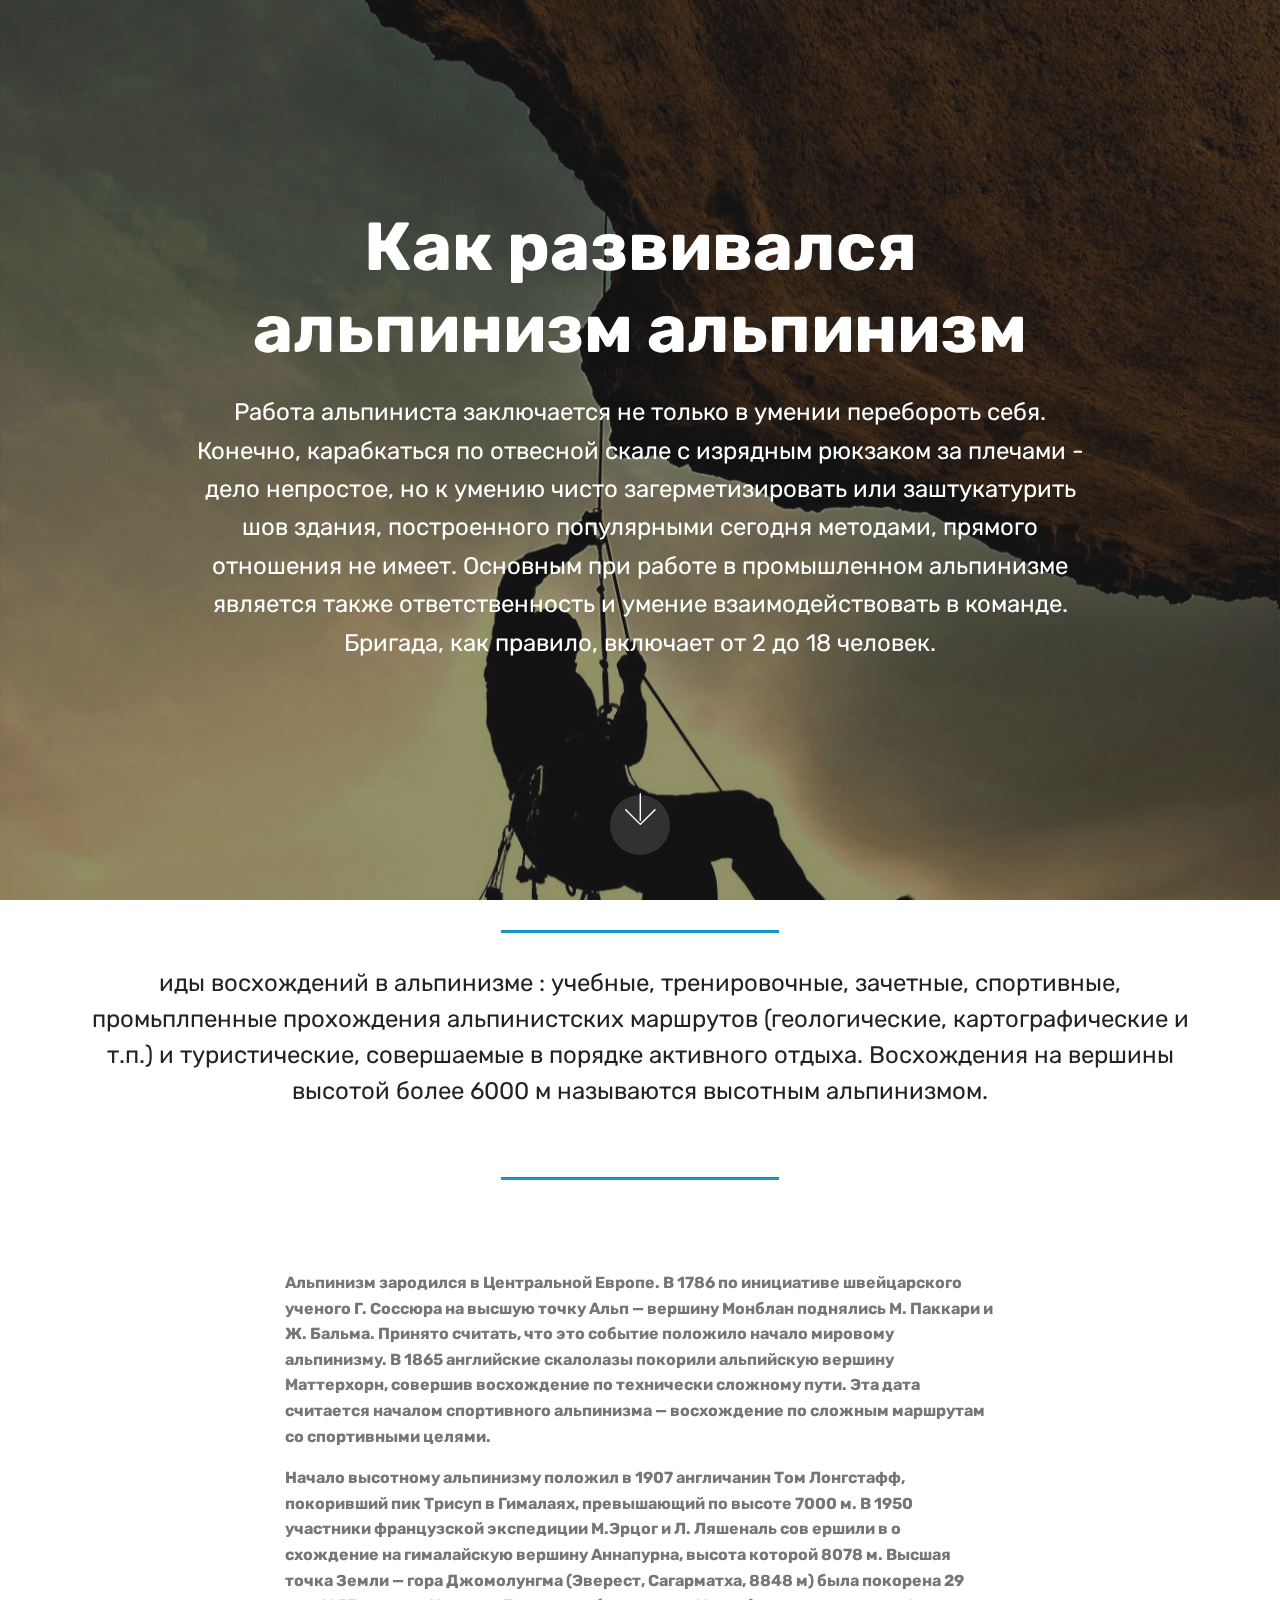
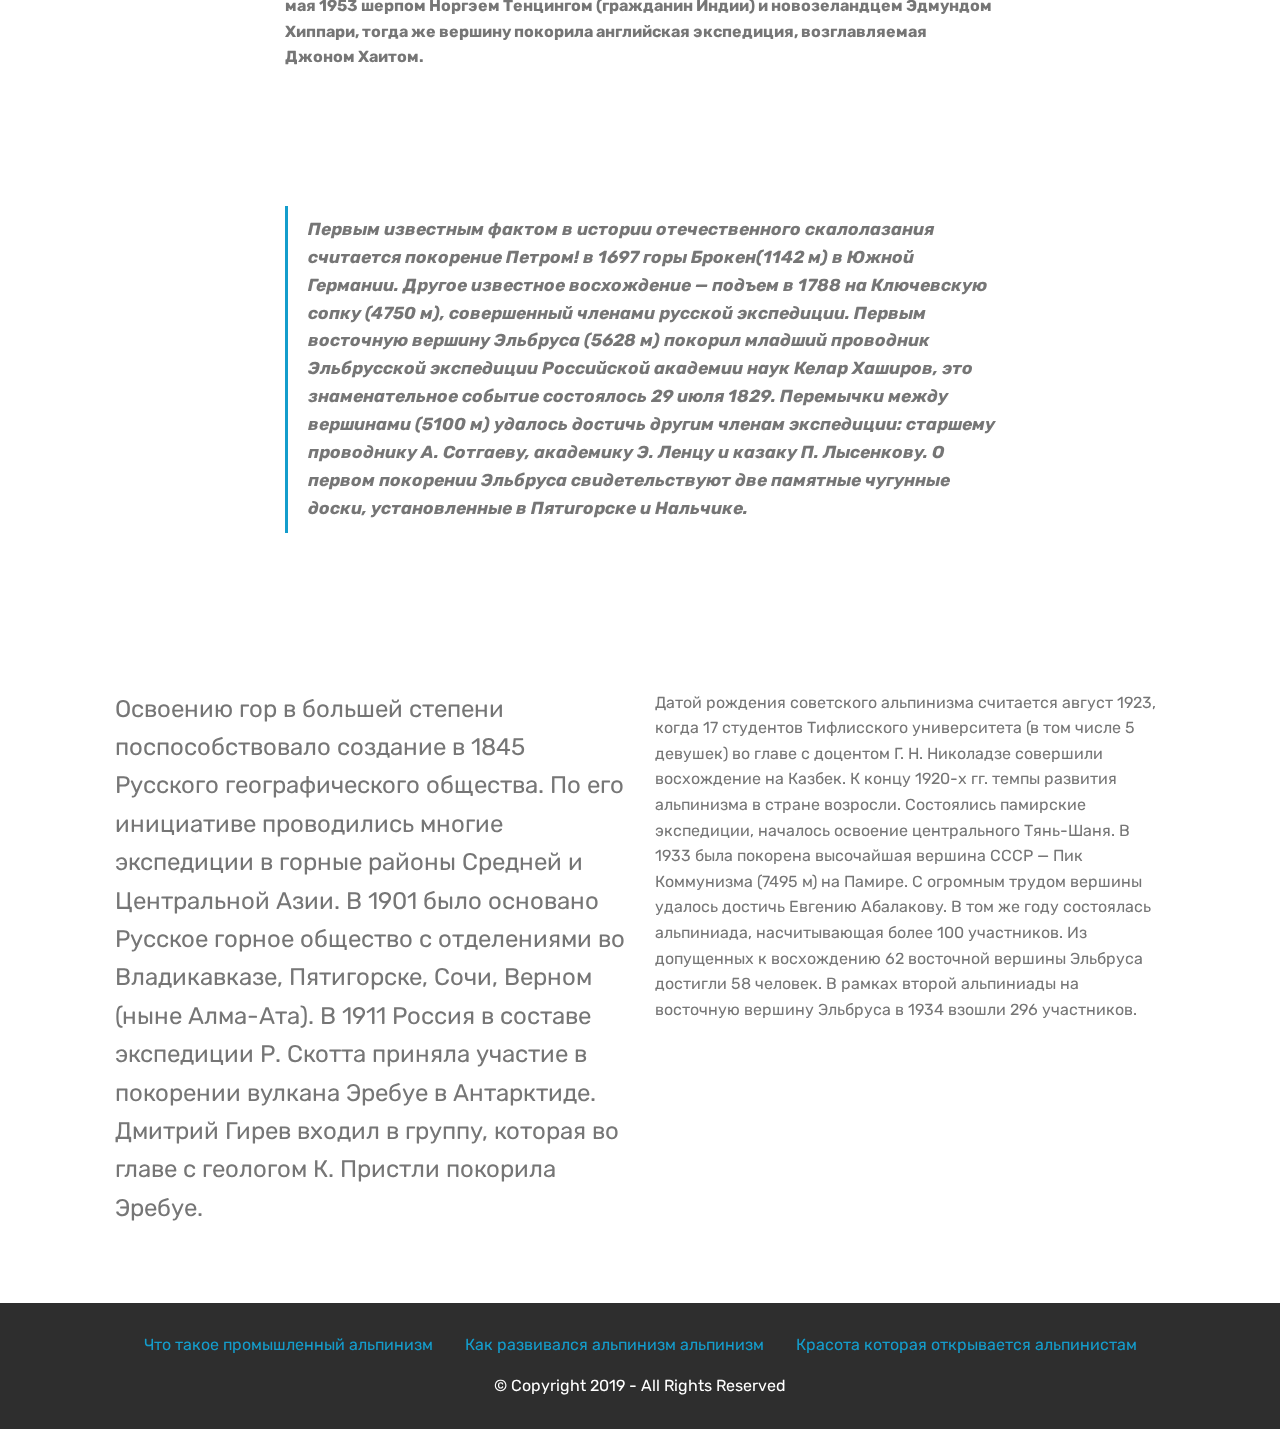
<file: Как развивался альпинизм альпинизм.html>
<!DOCTYPE html>
<html  >
<head>
  <!-- Site made with Mobirise Website Builder v4.10.0, https://mobirise.com -->
  <meta charset="UTF-8">
  <meta http-equiv="X-UA-Compatible" content="IE=edge">
  <meta name="generator" content="Mobirise v4.10.0, mobirise.com">
  <meta name="viewport" content="width=device-width, initial-scale=1, minimum-scale=1">
  <link rel="shortcut icon" href="assets/images/logo4.png" type="image/x-icon">
  <meta name="description" content="">  
  <title>Как развивался альпинизм альпинизм</title>
  <link rel="stylesheet" href="assets/web/assets/mobirise-icons/mobirise-icons.css">
  <link rel="stylesheet" href="assets/tether/tether.min.css">
  <link rel="stylesheet" href="assets/bootstrap/css/bootstrap.min.css">
  <link rel="stylesheet" href="assets/bootstrap/css/bootstrap-grid.min.css">
  <link rel="stylesheet" href="assets/bootstrap/css/bootstrap-reboot.min.css">
  <link rel="stylesheet" href="assets/socicon/css/styles.css">
  <link rel="stylesheet" href="assets/theme/css/style.css">
  <link rel="stylesheet" href="assets/mobirise/css/mbr-additional.css" type="text/css">
  
  
  
</head>
<body>
  <section class="cid-rqKV7I8cAh mbr-fullscreen mbr-parallax-background" id="header2-8">

    

    <div class="mbr-overlay" style="opacity: 0.5; background-color: rgb(35, 35, 35);"></div>

    <div class="container align-center">
        <div class="row justify-content-md-center">
            <div class="mbr-white col-md-10">
                <h1 class="mbr-section-title mbr-bold pb-3 mbr-fonts-style display-1">
                    Как развивался альпинизм альпинизм</h1>
                
                <p class="mbr-text pb-3 mbr-fonts-style display-5">
                    Работа альпиниста заключается не только в умении перебороть себя. Конечно, карабкаться по отвесной скале с изрядным рюкзаком за плечами - дело непростое, но к умению чисто загерметизировать или заштукатурить шов здания, построенного популярными сегодня методами, прямого отношения не имеет. Основным при работе в промышленном альпинизме является также ответственность и умение взаимодействовать в команде. Бригада, как правило, включает от 2 до 18 человек.
                </p>
                
            </div>
        </div>
    </div>
    <div class="mbr-arrow hidden-sm-down" aria-hidden="true">
        <a href="#next">
            <i class="mbri-down mbr-iconfont"></i>
        </a>
    </div>
</section>

<section class="engine"><a href="https://mobirise.info/e">how to make your own website for free</a></section><section class="mbr-section article content9 cid-rqKVbt8bqr" id="content9-9">
    
     

    <div class="container">
        <div class="inner-container" style="width: 100%;">
            <hr class="line" style="width: 25%;">
            <div class="section-text align-center mbr-fonts-style display-5">иды восхождений в альпинизме : учебные, тренировочные, зачетные, спортивные, промьплпенные прохождения альпинистских маршрутов (геологические, картографические и т.п.) и туристические, совершаемые в порядке активного отдыха. Восхождения на вершины высотой более 6000 м называются высотным альпинизмом. 
<div><br></div></div>
            <hr class="line" style="width: 25%;">
        </div>
        </div>
</section>

<section class="mbr-section article content1 cid-rqKVbJcnpa" id="content1-a">
    
     

    <div class="container">
        <div class="media-container-row">
            <div class="mbr-text col-12 mbr-fonts-style display-7 col-md-8"><p><strong>Альпинизм зародился в Центральной Европе. В 1786 по инициативе швейцарского ученого Г. Соссюра на высшую точку Альп — вершину Монблан поднялись М. Паккари и Ж. Бальма. Принято считать, что это событие положило начало мировому альпинизму. В 1865 английские скалолазы покорили альпийскую вершину Маттерхорн, совершив восхождение по технически сложному пути. Эта дата считается началом спортивного альпинизма — восхождение по сложным маршрутам со спортивными целями. 
</strong></p><p><strong>Начало высотному альпинизму положил в 1907 англичанин Том Лонгстафф, покоривший пик Трисуп в Гималаях, превышающий по высоте 7000 м. В 1950 участники французской экспедиции М.Эрцог и Л. Ляшеналь сов ершили в о схождение на гималайскую вершину Аннапурна, высота которой 8078 м. Высшая точка Земли — гора Джомолунгма (Эверест, Сагарматха, 8848 м) была покорена 29 мая 1953 шерпом Норгэем Тенцингом (гражданин Индии) и новозеландцем Эдмундом Хиппари, тогда же вершину покорила английская экспедиция, возглавляемая Джоном Хаитом.&nbsp;</strong></p></div>
        </div>
    </div>
</section>

<section class="mbr-section article content1 cid-rqKVbVxkf4" id="content2-b">

     

    <div class="container">
        <div class="media-container-row">
            <div class="mbr-text col-12 col-md-8 mbr-fonts-style display-7">
                <blockquote><strong>Первым известным фактом в истории отечественного скалолазания считается покорение Петром! в 1697 горы Брокен(1142 м) в Южной Германии. Другое известное восхождение — подъем в 1788 на Ключевскую сопку (4750 м), совершенный членами русской экспедиции. Первым восточную вершину Эльбруса (5628 м) покорил младший проводник Эльбрусской экспедиции Российской академии наук Келар Хаширов, это знаменательное событие состоялось 29 июля 1829. Перемычки между вершинами (5100 м) удалось достичь другим членам экспедиции: старшему проводнику А. Сотгаеву, академику Э. Ленцу и казаку П. Лысенкову. О первом покорении Эльбруса свидетельствуют две памятные чугунные доски, установленные в Пятигорске и Нальчике.&nbsp;</strong></blockquote>
            </div>
        </div>
    </div>
</section>

<section class="mbr-section article content3 cid-rqKVctNL8C" id="content3-c">
      
     

    <div class="container">
        <div class="media-container-row">
            <div class="row col-12 col-md-12">
                <div class="col-12 mbr-text mbr-fonts-style col-md-6 display-5">
                     <p>Освоению гор в большей степени поспособствовало создание в 1845 Русского географического общества. По его инициативе проводились многие экспедиции в горные районы Средней и Центральной Азии. В 1901 было основано Русское горное общество с отделениями во Владикавказе, Пятигорске, Сочи, Верном (ныне Алма-Ата). В 1911 Россия в составе экспедиции Р. Скотта приняла участие в покорении вулкана Эребуе в Антарктиде. Дмитрий Гирев входил в группу, которая во главе с геологом К. Пристли покорила Эребуе.&nbsp;</p>
                </div>
                <div class="col-12 mbr-text mbr-fonts-style display-7 col-md-6">
                     <p>Датой рождения советского альпинизма считается август 1923, когда 17 студентов Тифлисского университета (в том числе 5 девушек) во главе с доцентом Г. Н. Николадзе совершили восхождение на Казбек. К концу 1920-х гг. темпы развития альпинизма в стране возросли. Состоялись памирские экспедиции, началось освоение центрального Тянь-Шаня. В 1933 была покорена высочайшая вершина СССР — Пик Коммунизма (7495 м) на Памире. С огромным трудом вершины удалось достичь Евгению Абалакову. В том же году состоялась альпиниада, насчитывающая более 100 участников. Из допущенных к восхождению 62 восточной вершины Эльбруса достигли 58 человек. В рамках второй альпиниады на восточную вершину Эльбруса в 1934 взошли 296 участников.&nbsp;</p>
                </div>
                
            </div>
        </div>
    </div>
</section>

<section once="footers" class="cid-rqKQXVl8AG" id="footer7-7">

    

    

    <div class="container">
        <div class="media-container-row align-center mbr-white">
            <div class="row row-links">
                <ul class="foot-menu">
                    
                    
                    
                    
                    
                <li class="foot-menu-item mbr-fonts-style display-7"><a href="index.php">Что такое промышленный альпинизм</a><br></li><li class="foot-menu-item mbr-fonts-style display-7"><a href="Как развивался альпинизм альпинизм.html">Как развивался альпинизм альпинизм</a></li><li class="foot-menu-item mbr-fonts-style display-7"><a href="Красота которая открывается  альпинистам.html">Красота которая открывается  альпинистам</a></li></ul>
            </div>
            
            <div class="row row-copirayt">
                <p class="mbr-text mb-0 mbr-fonts-style mbr-white align-center display-7">
                    © Copyright 2019 - All Rights Reserved
                </p>
            </div>
        </div>
    </div>
</section>


  <script src="assets/web/assets/jquery/jquery.min.js"></script>
  <script src="assets/popper/popper.min.js"></script>
  <script src="assets/tether/tether.min.js"></script>
  <script src="assets/bootstrap/js/bootstrap.min.js"></script>
  <script src="assets/smoothscroll/smooth-scroll.js"></script>
  <script src="assets/parallax/jarallax.min.js"></script>
  <script src="assets/theme/js/script.js"></script>
  
  
</body>
</html>
</file>
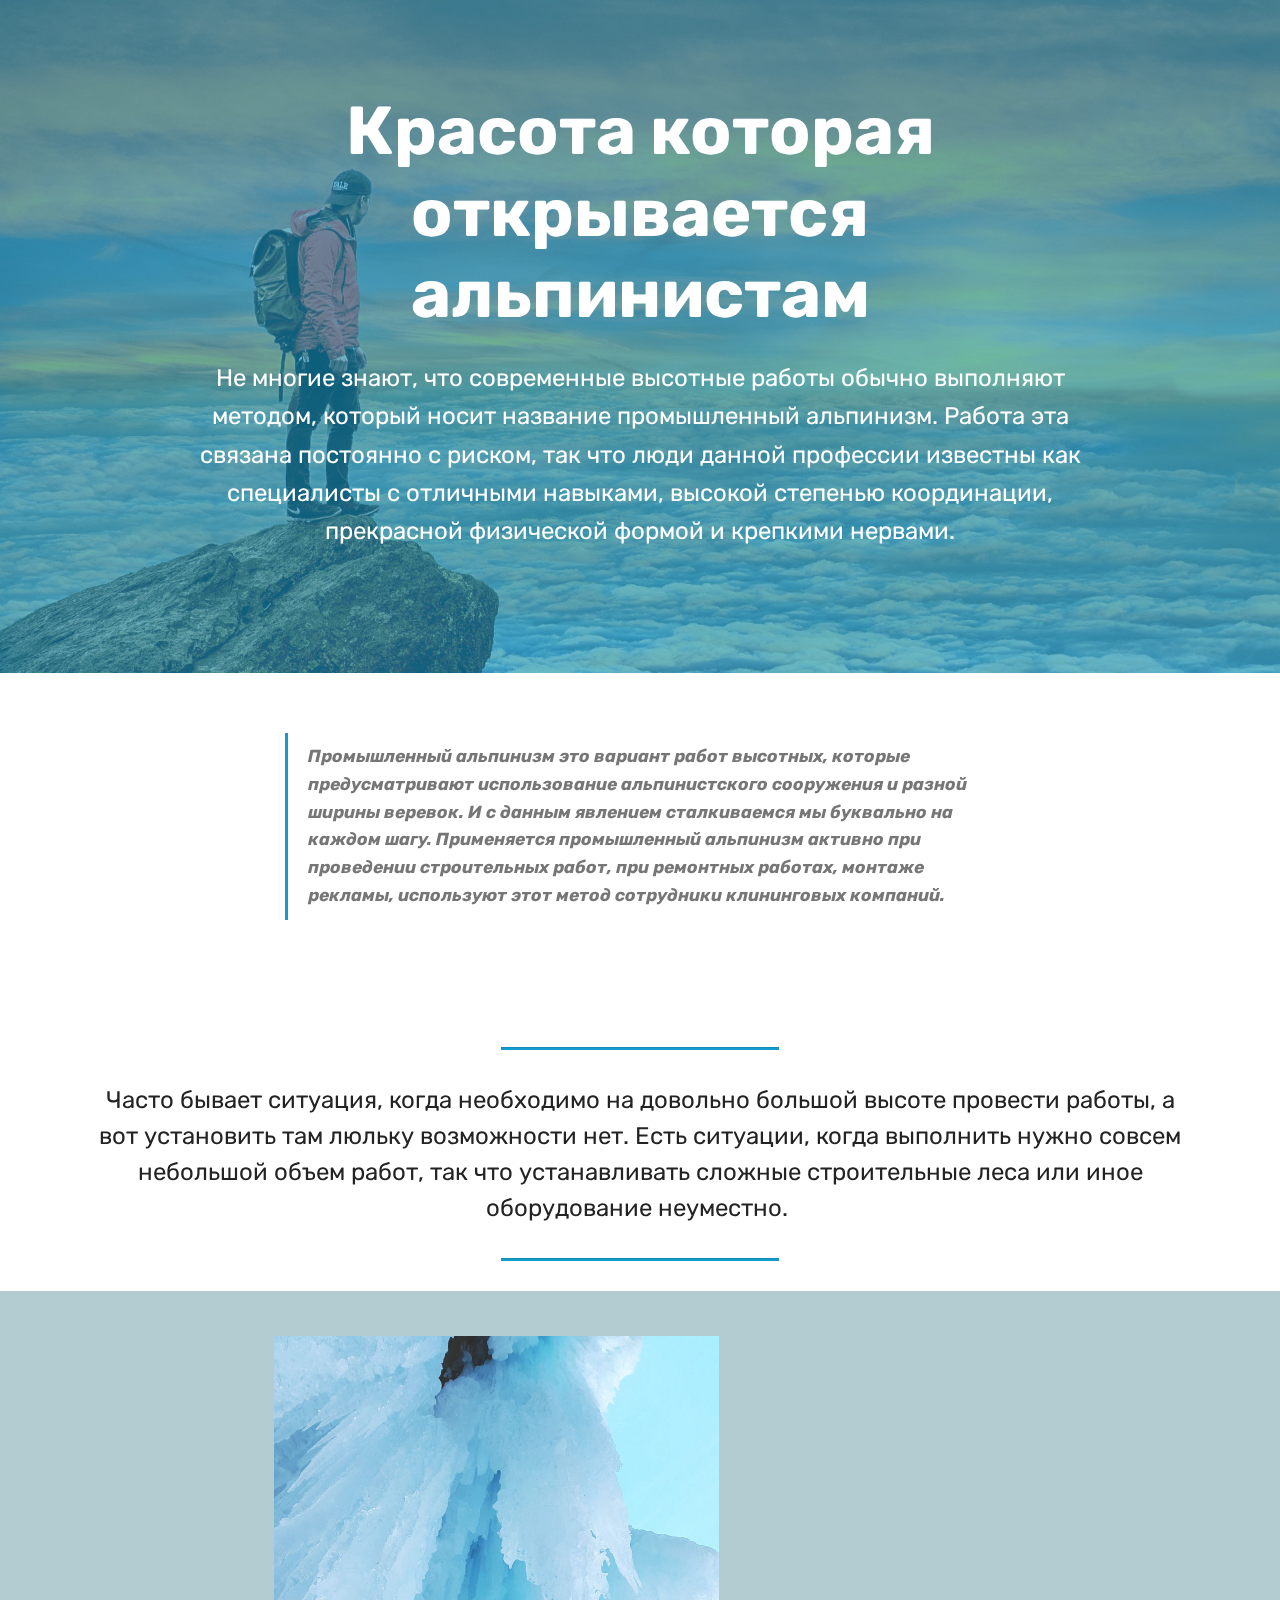
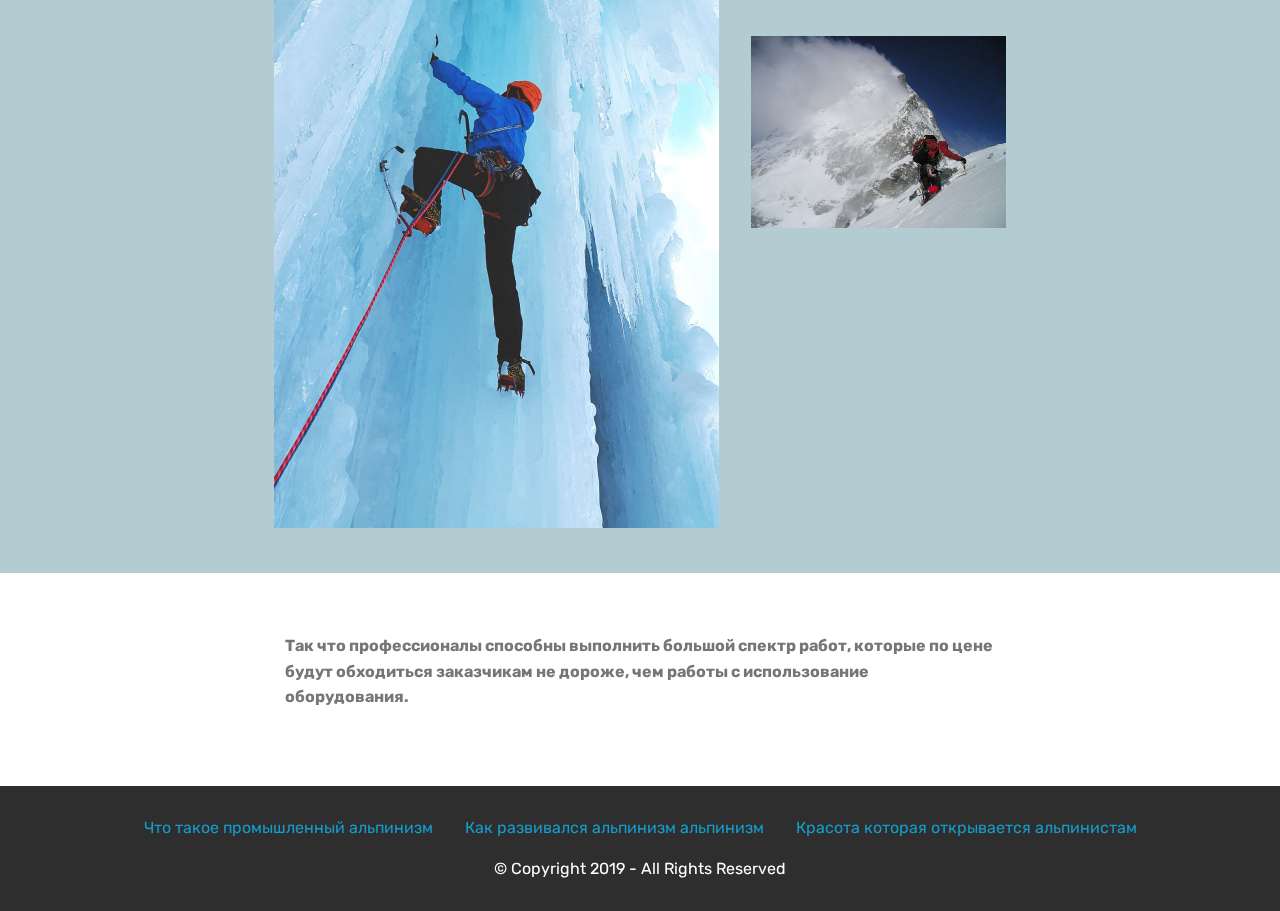
<file: Красота которая открывается  альпинистам.html>
<!DOCTYPE html>
<html  >
<head>
  <!-- Site made with Mobirise Website Builder v4.10.0, https://mobirise.com -->
  <meta charset="UTF-8">
  <meta http-equiv="X-UA-Compatible" content="IE=edge">
  <meta name="generator" content="Mobirise v4.10.0, mobirise.com">
  <meta name="viewport" content="width=device-width, initial-scale=1, minimum-scale=1">
  <link rel="shortcut icon" href="assets/images/logo4.png" type="image/x-icon">
  <meta name="description" content="">  
  <title>Красота которая открывается  альпинистам</title>
  <link rel="stylesheet" href="assets/web/assets/mobirise-icons/mobirise-icons.css">
  <link rel="stylesheet" href="assets/tether/tether.min.css">
  <link rel="stylesheet" href="assets/bootstrap/css/bootstrap.min.css">
  <link rel="stylesheet" href="assets/bootstrap/css/bootstrap-grid.min.css">
  <link rel="stylesheet" href="assets/bootstrap/css/bootstrap-reboot.min.css">
  <link rel="stylesheet" href="assets/socicon/css/styles.css">
  <link rel="stylesheet" href="assets/theme/css/style.css">
  <link rel="stylesheet" href="assets/mobirise/css/mbr-additional.css" type="text/css">
  
  
  
</head>
<body>
  <section class="header1 cid-rqKW8cJf60 mbr-parallax-background" id="header1-d">

    

    <div class="mbr-overlay" style="opacity: 0.6; background-color: rgb(20, 157, 204);">
    </div>

    <div class="container">
        <div class="row justify-content-md-center">
            <div class="mbr-white col-md-10">
                <h1 class="mbr-section-title align-center mbr-bold pb-3 mbr-fonts-style display-1">
                    Красота которая открывается  альпинистам</h1>
                
                <p class="mbr-text align-center pb-3 mbr-fonts-style display-5">
                    Не многие знают, что современные высотные работы обычно выполняют методом, который носит название промышленный альпинизм. Работа эта связана постоянно с риском, так что люди данной профессии известны как специалисты с отличными навыками, высокой степенью координации, прекрасной физической формой и крепкими нервами.
                </p>
                
            </div>
        </div>
    </div>

</section>

<section class="engine"><a href="https://mobirise.info/o">free portfolio web templates</a></section><section class="mbr-section article content1 cid-rqKWagTFqa" id="content2-e">

     

    <div class="container">
        <div class="media-container-row">
            <div class="mbr-text col-12 col-md-8 mbr-fonts-style display-7">
                <blockquote><strong>Промышленный альпинизм это вариант работ высотных, которые предусматривают использование альпинистского сооружения и разной ширины веревок. И с данным явлением сталкиваемся мы буквально на каждом шагу. Применяется промышленный альпинизм активно при проведении строительных работ, при ремонтных работах, монтаже рекламы, используют этот метод сотрудники клининговых компаний.</strong></blockquote>
            </div>
        </div>
    </div>
</section>

<section class="mbr-section article content9 cid-rqKWarXtA6" id="content9-f">
    
     

    <div class="container">
        <div class="inner-container" style="width: 100%;">
            <hr class="line" style="width: 25%;">
            <div class="section-text align-center mbr-fonts-style display-5">Часто бывает ситуация, когда необходимо на довольно большой высоте провести работы, а вот установить там люльку возможности нет. Есть ситуации, когда выполнить нужно совсем небольшой объем работ, так что устанавливать сложные строительные леса или иное оборудование неуместно.&nbsp;</div>
            <hr class="line" style="width: 25%;">
        </div>
        </div>
</section>

<section class="cid-rqL1jgq0vu" id="content13-i">
    
    <div class="container">
            <div class="media-container-row" style="width: 66%;">
                <div class="img-item item1" style="width: 179%;">
                    <img src="assets/images/mbr-890x1582.jpg" alt="" title="">
                    
                </div>
                <div class="img-item">
                    <img src="assets/images/mbr-510x383.jpg" alt="" title="">
                    
                </div>
            </div>
    </div>
</section>

<section class="mbr-section article content1 cid-rqKWbsnVBz" id="content1-h">
    
     

    <div class="container">
        <div class="media-container-row">
            <div class="mbr-text col-12 mbr-fonts-style display-7 col-md-8"><p><strong>Так что профессионалы способны выполнить большой спектр работ, которые по цене будут обходиться заказчикам не дороже, чем работы с использование оборудования.</strong></p></div>
        </div>
    </div>
</section>

<section once="footers" class="cid-rqKQXVl8AG" id="footer7-6">

    

    

    <div class="container">
        <div class="media-container-row align-center mbr-white">
            <div class="row row-links">
                <ul class="foot-menu">
                    
                    
                    
                    
                    
                <li class="foot-menu-item mbr-fonts-style display-7"><a href="index.php">Что такое промышленный альпинизм</a><br></li><li class="foot-menu-item mbr-fonts-style display-7"><a href="Как развивался альпинизм альпинизм.html">Как развивался альпинизм альпинизм</a></li><li class="foot-menu-item mbr-fonts-style display-7"><a href="Красота которая открывается  альпинистам.html">Красота которая открывается  альпинистам</a></li></ul>
            </div>
            
            <div class="row row-copirayt">
                <p class="mbr-text mb-0 mbr-fonts-style mbr-white align-center display-7">
                    © Copyright 2019 - All Rights Reserved
                </p>
            </div>
        </div>
    </div>
</section>


  <script src="assets/web/assets/jquery/jquery.min.js"></script>
  <script src="assets/popper/popper.min.js"></script>
  <script src="assets/tether/tether.min.js"></script>
  <script src="assets/bootstrap/js/bootstrap.min.js"></script>
  <script src="assets/smoothscroll/smooth-scroll.js"></script>
  <script src="assets/parallax/jarallax.min.js"></script>
  <script src="assets/theme/js/script.js"></script>
  
  
</body>
</html>
</file>
<file: assets/web/assets/mobirise-icons/mobirise-icons.css>
@font-face {
  font-family: 'MobiriseIcons';
  src:  url('mobirise-icons.eot?spat4u');
  src:  url('mobirise-icons.eot?spat4u#iefix') format('embedded-opentype'),
    url('mobirise-icons.ttf?spat4u') format('truetype'),
    url('mobirise-icons.woff?spat4u') format('woff'),
    url('mobirise-icons.svg?spat4u#MobiriseIcons') format('svg');
  font-weight: normal;
  font-style: normal;
}

[class^="mbri-"], [class*=" mbri-"] {
  /* use !important to prevent issues with browser extensions that change fonts */
  font-family: MobiriseIcons !important;
  speak: none;
  font-style: normal;
  font-weight: normal;
  font-variant: normal;
  text-transform: none;
  line-height: 1;

  /* Better Font Rendering =========== */
  -webkit-font-smoothing: antialiased;
  -moz-osx-font-smoothing: grayscale;
}

.mbri-add-submenu:before {
  content: "\e900";
}
.mbri-alert:before {
  content: "\e901";
}
.mbri-align-center:before {
  content: "\e902";
}
.mbri-align-justify:before {
  content: "\e903";
}
.mbri-align-left:before {
  content: "\e904";
}
.mbri-align-right:before {
  content: "\e905";
}
.mbri-android:before {
  content: "\e906";
}
.mbri-apple:before {
  content: "\e907";
}
.mbri-arrow-down:before {
  content: "\e908";
}
.mbri-arrow-next:before {
  content: "\e909";
}
.mbri-arrow-prev:before {
  content: "\e90a";
}
.mbri-arrow-up:before {
  content: "\e90b";
}
.mbri-bold:before {
  content: "\e90c";
}
.mbri-bookmark:before {
  content: "\e90d";
}
.mbri-bootstrap:before {
  content: "\e90e";
}
.mbri-briefcase:before {
  content: "\e90f";
}
.mbri-browse:before {
  content: "\e910";
}
.mbri-bulleted-list:before {
  content: "\e911";
}
.mbri-calendar:before {
  content: "\e912";
}
.mbri-camera:before {
  content: "\e913";
}
.mbri-cart-add:before {
  content: "\e914";
}
.mbri-cart-full:before {
  content: "\e915";
}
.mbri-cash:before {
  content: "\e916";
}
.mbri-change-style:before {
  content: "\e917";
}
.mbri-chat:before {
  content: "\e918";
}
.mbri-clock:before {
  content: "\e919";
}
.mbri-close:before {
  content: "\e91a";
}
.mbri-cloud:before {
  content: "\e91b";
}
.mbri-code:before {
  content: "\e91c";
}
.mbri-contact-form:before {
  content: "\e91d";
}
.mbri-credit-card:before {
  content: "\e91e";
}
.mbri-cursor-click:before {
  content: "\e91f";
}
.mbri-cust-feedback:before {
  content: "\e920";
}
.mbri-database:before {
  content: "\e921";
}
.mbri-delivery:before {
  content: "\e922";
}
.mbri-desktop:before {
  content: "\e923";
}
.mbri-devices:before {
  content: "\e924";
}
.mbri-down:before {
  content: "\e925";
}
.mbri-download:before {
  content: "\e989";
}
.mbri-drag-n-drop:before {
  content: "\e927";
}
.mbri-drag-n-drop2:before {
  content: "\e928";
}
.mbri-edit:before {
  content: "\e929";
}
.mbri-edit2:before {
  content: "\e92a";
}
.mbri-error:before {
  content: "\e92b";
}
.mbri-extension:before {
  content: "\e92c";
}
.mbri-features:before {
  content: "\e92d";
}
.mbri-file:before {
  content: "\e92e";
}
.mbri-flag:before {
  content: "\e92f";
}
.mbri-folder:before {
  content: "\e930";
}
.mbri-gift:before {
  content: "\e931";
}
.mbri-github:before {
  content: "\e932";
}
.mbri-globe:before {
  content: "\e933";
}
.mbri-globe-2:before {
  content: "\e934";
}
.mbri-growing-chart:before {
  content: "\e935";
}
.mbri-hearth:before {
  content: "\e936";
}
.mbri-help:before {
  content: "\e937";
}
.mbri-home:before {
  content: "\e938";
}
.mbri-hot-cup:before {
  content: "\e939";
}
.mbri-idea:before {
  content: "\e93a";
}
.mbri-image-gallery:before {
  content: "\e93b";
}
.mbri-image-slider:before {
  content: "\e93c";
}
.mbri-info:before {
  content: "\e93d";
}
.mbri-italic:before {
  content: "\e93e";
}
.mbri-key:before {
  content: "\e93f";
}
.mbri-laptop:before {
  content: "\e940";
}
.mbri-layers:before {
  content: "\e941";
}
.mbri-left-right:before {
  content: "\e942";
}
.mbri-left:before {
  content: "\e943";
}
.mbri-letter:before {
  content: "\e944";
}
.mbri-like:before {
  content: "\e945";
}
.mbri-link:before {
  content: "\e946";
}
.mbri-lock:before {
  content: "\e947";
}
.mbri-login:before {
  content: "\e948";
}
.mbri-logout:before {
  content: "\e949";
}
.mbri-magic-stick:before {
  content: "\e94a";
}
.mbri-map-pin:before {
  content: "\e94b";
}
.mbri-menu:before {
  content: "\e94c";
}
.mbri-mobile:before {
  content: "\e94d";
}
.mbri-mobile2:before {
  content: "\e94e";
}
.mbri-mobirise:before {
  content: "\e94f";
}
.mbri-more-horizontal:before {
  content: "\e950";
}
.mbri-more-vertical:before {
  content: "\e951";
}
.mbri-music:before {
  content: "\e952";
}
.mbri-new-file:before {
  content: "\e953";
}
.mbri-numbered-list:before {
  content: "\e954";
}
.mbri-opened-folder:before {
  content: "\e955";
}
.mbri-pages:before {
  content: "\e956";
}
.mbri-paper-plane:before {
  content: "\e957";
}
.mbri-paperclip:before {
  content: "\e958";
}
.mbri-photo:before {
  content: "\e959";
}
.mbri-photos:before {
  content: "\e95a";
}
.mbri-pin:before {
  content: "\e95b";
}
.mbri-play:before {
  content: "\e95c";
}
.mbri-plus:before {
  content: "\e95d";
}
.mbri-preview:before {
  content: "\e95e";
}
.mbri-print:before {
  content: "\e95f";
}
.mbri-protect:before {
  content: "\e960";
}
.mbri-question:before {
  content: "\e961";
}
.mbri-quote-left:before {
  content: "\e962";
}
.mbri-quote-right:before {
  content: "\e963";
}
.mbri-refresh:before {
  content: "\e964";
}
.mbri-responsive:before {
  content: "\e965";
}
.mbri-right:before {
  content: "\e966";
}
.mbri-rocket:before {
  content: "\e967";
}
.mbri-sad-face:before {
  content: "\e968";
}
.mbri-sale:before {
  content: "\e969";
}
.mbri-save:before {
  content: "\e96a";
}
.mbri-search:before {
  content: "\e96b";
}
.mbri-setting:before {
  content: "\e96c";
}
.mbri-setting2:before {
  content: "\e96d";
}
.mbri-setting3:before {
  content: "\e96e";
}
.mbri-share:before {
  content: "\e96f";
}
.mbri-shopping-bag:before {
  content: "\e970";
}
.mbri-shopping-basket:before {
  content: "\e971";
}
.mbri-shopping-cart:before {
  content: "\e972";
}
.mbri-sites:before {
  content: "\e973";
}
.mbri-smile-face:before {
  content: "\e974";
}
.mbri-speed:before {
  content: "\e975";
}
.mbri-star:before {
  content: "\e976";
}
.mbri-success:before {
  content: "\e977";
}
.mbri-sun:before {
  content: "\e978";
}
.mbri-sun2:before {
  content: "\e979";
}
.mbri-tablet:before {
  content: "\e97a";
}
.mbri-tablet-vertical:before {
  content: "\e97b";
}
.mbri-target:before {
  content: "\e97c";
}
.mbri-timer:before {
  content: "\e97d";
}
.mbri-to-ftp:before {
  content: "\e97e";
}
.mbri-to-local-drive:before {
  content: "\e97f";
}
.mbri-touch-swipe:before {
  content: "\e980";
}
.mbri-touch:before {
  content: "\e981";
}
.mbri-trash:before {
  content: "\e982";
}
.mbri-underline:before {
  content: "\e983";
}
.mbri-unlink:before {
  content: "\e984";
}
.mbri-unlock:before {
  content: "\e985";
}
.mbri-up-down:before {
  content: "\e986";
}
.mbri-up:before {
  content: "\e987";
}
.mbri-update:before {
  content: "\e988";
}
.mbri-upload:before {
 content: "\e926"; 
}
.mbri-user:before {
  content: "\e98a";
}
.mbri-user2:before {
  content: "\e98b";
}
.mbri-users:before {
  content: "\e98c";
}
.mbri-video:before {
  content: "\e98d";
}
.mbri-video-play:before {
  content: "\e98e";
}
.mbri-watch:before {
  content: "\e98f";
}
.mbri-website-theme:before {
  content: "\e990";
}
.mbri-wifi:before {
  content: "\e991";
}
.mbri-windows:before {
  content: "\e992";
}
.mbri-zoom-out:before {
  content: "\e993";
}
.mbri-redo:before {
  content: "\e994";
}
.mbri-undo:before {
  content: "\e995";
}
</file>
<file: assets/socicon/css/styles.css>
@charset "UTF-8";

@font-face {
  font-family: "socicon";
  src:url("../fonts/socicon.eot");
  src:url("../fonts/socicon.eot?#iefix") format("embedded-opentype"),
    url("../fonts/socicon.woff") format("woff"),
    url("../fonts/socicon.ttf") format("truetype"),
    url("../fonts/socicon.svg#socicon") format("svg");
  font-weight: normal;
  font-style: normal;

}

[data-icon]:before {
  font-family: "socicon" !important;
  content: attr(data-icon);
  font-style: normal !important;
  font-weight: normal !important;
  font-variant: normal !important;
  text-transform: none !important;
  speak: none;
  line-height: 1;
  -webkit-font-smoothing: antialiased;
  -moz-osx-font-smoothing: grayscale;
}

[class^="socicon-"]:before,
[class*=" socicon-"]:before {
  font-family: "socicon" !important;
  font-style: normal !important;
  font-weight: normal !important;
  font-variant: normal !important;
  text-transform: none !important;
  speak: none;
  line-height: 1;
  -webkit-font-smoothing: antialiased;
  -moz-osx-font-smoothing: grayscale;
}

.socicon-modelmayhem:before {
  content: "\e000";
}
.socicon-mixcloud:before {
  content: "\e001";
}
.socicon-drupal:before {
  content: "\e002";
}
.socicon-swarm:before {
  content: "\e003";
}
.socicon-istock:before {
  content: "\e004";
}
.socicon-yammer:before {
  content: "\e005";
}
.socicon-ello:before {
  content: "\e006";
}
.socicon-stackoverflow:before {
  content: "\e007";
}
.socicon-persona:before {
  content: "\e008";
}
.socicon-triplej:before {
  content: "\e009";
}
.socicon-houzz:before {
  content: "\e00a";
}
.socicon-rss:before {
  content: "\e00b";
}
.socicon-paypal:before {
  content: "\e00c";
}
.socicon-odnoklassniki:before {
  content: "\e00d";
}
.socicon-airbnb:before {
  content: "\e00e";
}
.socicon-periscope:before {
  content: "\e00f";
}
.socicon-outlook:before {
  content: "\e010";
}
.socicon-coderwall:before {
  content: "\e011";
}
.socicon-tripadvisor:before {
  content: "\e012";
}
.socicon-appnet:before {
  content: "\e013";
}
.socicon-goodreads:before {
  content: "\e014";
}
.socicon-tripit:before {
  content: "\e015";
}
.socicon-lanyrd:before {
  content: "\e016";
}
.socicon-slideshare:before {
  content: "\e017";
}
.socicon-buffer:before {
  content: "\e018";
}
.socicon-disqus:before {
  content: "\e019";
}
.socicon-vkontakte:before {
  content: "\e01a";
}
.socicon-whatsapp:before {
  content: "\e01b";
}
.socicon-patreon:before {
  content: "\e01c";
}
.socicon-storehouse:before {
  content: "\e01d";
}
.socicon-pocket:before {
  content: "\e01e";
}
.socicon-mail:before {
  content: "\e01f";
}
.socicon-blogger:before {
  content: "\e020";
}
.socicon-technorati:before {
  content: "\e021";
}
.socicon-reddit:before {
  content: "\e022";
}
.socicon-dribbble:before {
  content: "\e023";
}
.socicon-stumbleupon:before {
  content: "\e024";
}
.socicon-digg:before {
  content: "\e025";
}
.socicon-envato:before {
  content: "\e026";
}
.socicon-behance:before {
  content: "\e027";
}
.socicon-delicious:before {
  content: "\e028";
}
.socicon-deviantart:before {
  content: "\e029";
}
.socicon-forrst:before {
  content: "\e02a";
}
.socicon-play:before {
  content: "\e02b";
}
.socicon-zerply:before {
  content: "\e02c";
}
.socicon-wikipedia:before {
  content: "\e02d";
}
.socicon-apple:before {
  content: "\e02e";
}
.socicon-flattr:before {
  content: "\e02f";
}
.socicon-github:before {
  content: "\e030";
}
.socicon-renren:before {
  content: "\e031";
}
.socicon-friendfeed:before {
  content: "\e032";
}
.socicon-newsvine:before {
  content: "\e033";
}
.socicon-identica:before {
  content: "\e034";
}
.socicon-bebo:before {
  content: "\e035";
}
.socicon-zynga:before {
  content: "\e036";
}
.socicon-steam:before {
  content: "\e037";
}
.socicon-xbox:before {
  content: "\e038";
}
.socicon-windows:before {
  content: "\e039";
}
.socicon-qq:before {
  content: "\e03a";
}
.socicon-douban:before {
  content: "\e03b";
}
.socicon-meetup:before {
  content: "\e03c";
}
.socicon-playstation:before {
  content: "\e03d";
}
.socicon-android:before {
  content: "\e03e";
}
.socicon-snapchat:before {
  content: "\e03f";
}
.socicon-twitter:before {
  content: "\e040";
}
.socicon-facebook:before {
  content: "\e041";
}
.socicon-googleplus:before {
  content: "\e042";
}
.socicon-pinterest:before {
  content: "\e043";
}
.socicon-foursquare:before {
  content: "\e044";
}
.socicon-yahoo:before {
  content: "\e045";
}
.socicon-skype:before {
  content: "\e046";
}
.socicon-yelp:before {
  content: "\e047";
}
.socicon-feedburner:before {
  content: "\e048";
}
.socicon-linkedin:before {
  content: "\e049";
}
.socicon-viadeo:before {
  content: "\e04a";
}
.socicon-xing:before {
  content: "\e04b";
}
.socicon-myspace:before {
  content: "\e04c";
}
.socicon-soundcloud:before {
  content: "\e04d";
}
.socicon-spotify:before {
  content: "\e04e";
}
.socicon-grooveshark:before {
  content: "\e04f";
}
.socicon-lastfm:before {
  content: "\e050";
}
.socicon-youtube:before {
  content: "\e051";
}
.socicon-vimeo:before {
  content: "\e052";
}
.socicon-dailymotion:before {
  content: "\e053";
}
.socicon-vine:before {
  content: "\e054";
}
.socicon-flickr:before {
  content: "\e055";
}
.socicon-500px:before {
  content: "\e056";
}
.socicon-wordpress:before {
  content: "\e058";
}
.socicon-tumblr:before {
  content: "\e059";
}
.socicon-twitch:before {
  content: "\e05a";
}
.socicon-8tracks:before {
  content: "\e05b";
}
.socicon-amazon:before {
  content: "\e05c";
}
.socicon-icq:before {
  content: "\e05d";
}
.socicon-smugmug:before {
  content: "\e05e";
}
.socicon-ravelry:before {
  content: "\e05f";
}
.socicon-weibo:before {
  content: "\e060";
}
.socicon-baidu:before {
  content: "\e061";
}
.socicon-angellist:before {
  content: "\e062";
}
.socicon-ebay:before {
  content: "\e063";
}
.socicon-imdb:before {
  content: "\e064";
}
.socicon-stayfriends:before {
  content: "\e065";
}
.socicon-residentadvisor:before {
  content: "\e066";
}
.socicon-google:before {
  content: "\e067";
}
.socicon-yandex:before {
  content: "\e068";
}
.socicon-sharethis:before {
  content: "\e069";
}
.socicon-bandcamp:before {
  content: "\e06a";
}
.socicon-itunes:before {
  content: "\e06b";
}
.socicon-deezer:before {
  content: "\e06c";
}
.socicon-telegram:before {
  content: "\e06e";
}
.socicon-openid:before {
  content: "\e06f";
}
.socicon-amplement:before {
  content: "\e070";
}
.socicon-viber:before {
  content: "\e071";
}
.socicon-zomato:before {
  content: "\e072";
}
.socicon-draugiem:before {
  content: "\e074";
}
.socicon-endomodo:before {
  content: "\e075";
}
.socicon-filmweb:before {
  content: "\e076";
}
.socicon-stackexchange:before {
  content: "\e077";
}
.socicon-wykop:before {
  content: "\e078";
}
.socicon-teamspeak:before {
  content: "\e079";
}
.socicon-teamviewer:before {
  content: "\e07a";
}
.socicon-ventrilo:before {
  content: "\e07b";
}
.socicon-younow:before {
  content: "\e07c";
}
.socicon-raidcall:before {
  content: "\e07d";
}
.socicon-mumble:before {
  content: "\e07e";
}
.socicon-medium:before {
  content: "\e06d";
}
.socicon-bebee:before {
  content: "\e07f";
}
.socicon-hitbox:before {
  content: "\e080";
}
.socicon-reverbnation:before {
  content: "\e081";
}
.socicon-formulr:before {
  content: "\e082";
}
.socicon-instagram:before {
  content: "\e057";
}
.socicon-battlenet:before {
  content: "\e083";
}
.socicon-chrome:before {
  content: "\e084";
}
.socicon-discord:before {
  content: "\e086";
}
.socicon-issuu:before {
  content: "\e087";
}
.socicon-macos:before {
  content: "\e088";
}
.socicon-firefox:before {
  content: "\e089";
}
.socicon-opera:before {
  content: "\e08d";
}
.socicon-keybase:before {
  content: "\e090";
}
.socicon-alliance:before {
  content: "\e091";
}
.socicon-livejournal:before {
  content: "\e092";
}
.socicon-googlephotos:before {
  content: "\e093";
}
.socicon-horde:before {
  content: "\e094";
}
.socicon-etsy:before {
  content: "\e095";
}
.socicon-zapier:before {
  content: "\e096";
}
.socicon-google-scholar:before {
  content: "\e097";
}
.socicon-researchgate:before {
  content: "\e098";
}
.socicon-wechat:before {
  content: "\e099";
}
.socicon-strava:before {
  content: "\e09a";
}
.socicon-line:before {
  content: "\e09b";
}
.socicon-lyft:before {
  content: "\e09c";
}
.socicon-uber:before {
  content: "\e09d";
}
.socicon-songkick:before {
  content: "\e09e";
}
.socicon-viewbug:before {
  content: "\e09f";
}
.socicon-googlegroups:before {
  content: "\e0a0";
}
.socicon-quora:before {
  content: "\e073";
}
.socicon-diablo:before {
  content: "\e085";
}
.socicon-blizzard:before {
  content: "\e0a1";
}
.socicon-hearthstone:before {
  content: "\e08b";
}
.socicon-heroes:before {
  content: "\e08a";
}
.socicon-overwatch:before {
  content: "\e08c";
}
.socicon-warcraft:before {
  content: "\e08e";
}
.socicon-starcraft:before {
  content: "\e08f";
}
.socicon-beam:before {
  content: "\e0a2";
}
.socicon-curse:before {
  content: "\e0a3";
}
.socicon-player:before {
  content: "\e0a4";
}
.socicon-streamjar:before {
  content: "\e0a5";
}
.socicon-nintendo:before {
  content: "\e0a6";
}
.socicon-hellocoton:before {
  content: "\e0a7";
}
</file>
<file: assets/theme/css/style.css>
/*!
 * Mobirise v4 theme (https://mobirise.com/)
 * Copyright 2017 Mobirise
 */
section {
  background-color: #eeeeee;
}

section,
.container,
.container-fluid {
  position: relative;
  word-wrap: break-word;
}

a.mbr-iconfont:hover {
  text-decoration: none;
}

.article .lead p, .article .lead ul, .article .lead ol, .article .lead pre, .article .lead blockquote {
  margin-bottom: 0;
}

a {
  font-style: normal;
  font-weight: 400;
  cursor: pointer;
}

a, a:hover {
  text-decoration: none;
}

figure {
  margin-bottom: 0;
}

body {
  color: #232323;
}

h1, h2, h3, h4, h5, h6,
.h1, .h2, .h3, .h4, .h5, .h6,
.display-1, .display-2, .display-3, .display-4 {
  line-height: 1;
  word-break: break-word;
  word-wrap: break-word;
}

b, strong {
  font-weight: bold;
}

blockquote {
  padding: 10px 0 10px 20px;
  position: relative;
  border-left: 2px solid;
  border-color: #ff3366;
}

input:-webkit-autofill, input:-webkit-autofill:hover, input:-webkit-autofill:focus, input:-webkit-autofill:active {
  transition-delay: 9999s;
  transition-property: background-color, color;
}

textarea[type="hidden"] {
  display: none;
}

body {
  position: relative;
}

section {
  background-position: 50% 50%;
  background-repeat: no-repeat;
  background-size: cover;
}

section .mbr-background-video,
section .mbr-background-video-preview {
  position: absolute;
  bottom: 0;
  left: 0;
  right: 0;
  top: 0;
}

.hidden {
  visibility: hidden;
}

.mbr-z-index20 {
  z-index: 20;
}

/*! Base colors */
.mbr-white {
  color: #ffffff;
}

.mbr-black {
  color: #000000;
}

.mbr-bg-white {
  background-color: #ffffff;
}

.mbr-bg-black {
  background-color: #000000;
}

/*! Text-aligns */
.align-left {
  text-align: left;
}

.align-center {
  text-align: center;
}

.align-right {
  text-align: right;
}

@media (max-width: 767px) {
  .align-left, .align-center, .align-right, .mbr-section-btn, .mbr-section-title {
    text-align: center;
  }
}

/*! Font-weight  */
.mbr-light {
  font-weight: 300;
}

.mbr-regular {
  font-weight: 400;
}

.mbr-semibold {
  font-weight: 500;
}

.mbr-bold {
  font-weight: 700;
}

/*! Media  */
.media-size-item {
  -moz-flex: 1 1 auto;
  -o-flex: 1 1 auto;
  flex: 1 1 auto;
}

.media-content {
  flex-basis: 100%;
}

.media-container-row {
  display: flex;
  flex-direction: row;
  flex-wrap: wrap;
  justify-content: center;
  align-content: center;
  align-items: start;
}

.media-container-row .media-size-item {
  width: 400px;
}

.media-container-column {
  display: flex;
  flex-direction: column;
  flex-wrap: wrap;
  justify-content: center;
  align-content: center;
  align-items: stretch;
}

.media-container-column > * {
  width: 100%;
}

@media (min-width: 992px) {
  .media-container-row {
    flex-wrap: nowrap;
  }
}

figure {
  overflow: hidden;
}

figure[mbr-media-size] {
  transition: width 0.1s;
}

.mbr-figure img, .mbr-figure iframe {
  display: block;
  width: 100%;
}

.card {
  background-color: transparent;
  border: none;
}

.card-img {
  text-align: center;
  flex-shrink: 0;
  -webkit-flex-shrink: 0;
}

.media {
  max-width: 100%;
  margin: 0 auto;
}

.mbr-figure {
  -ms-grid-row-align: center;
  align-self: center;
}

.media-container > div {
  max-width: 100%;
}

.mbr-figure img, .card-img img {
  width: 100%;
}

@media (max-width: 991px) {
  .media-size-item {
    width: auto !important;
  }
  .media {
    width: auto;
  }
  .mbr-figure {
    width: 100% !important;
  }
}

/*! Buttons */
.mbr-section-btn {
  margin-left: -.25rem;
  margin-right: -.25rem;
  font-size: 0;
}

nav .mbr-section-btn {
  margin-left: 0rem;
  margin-right: 0rem;
}

/*! Btn icon margin */
.btn .mbr-iconfont, .btn.btn-sm .mbr-iconfont {
  cursor: pointer;
  margin-right: 0.5rem;
}

.btn.btn-md .mbr-iconfont, .btn.btn-md .mbr-iconfont {
  margin-right: 0.8rem;
}

.mbr-regular {
  font-weight: 400;
}

.mbr-semibold {
  font-weight: 500;
}

.mbr-bold {
  font-weight: 700;
}

[type="submit"] {
  -webkit-appearance: none;
}

/*! Full-screen */
.mbr-fullscreen .mbr-overlay {
  min-height: 100vh;
}

.mbr-fullscreen {
  display: flex;
  display: -moz-flex;
  display: -ms-flex;
  display: -o-flex;
  align-items: center;
  -webkit-align-items: center;
  min-height: 100vh;
  padding-top: 3rem;
  padding-bottom: 3rem;
}

/*! Map */
.map {
  height: 25rem;
  position: relative;
}

.map iframe {
  width: 100%;
  height: 100%;
}

/* Form */
.form-asterisk {
  font-family: initial;
  position: absolute;
  top: -2px;
  font-weight: normal;
}

/*! Scroll to top arrow */
.mbr-arrow-up {
  bottom: 25px;
  right: 90px;
  position: fixed;
  text-align: right;
  z-index: 5000;
  color: #ffffff;
  font-size: 32px;
  transform: rotate(180deg);
  -webkit-transform: rotate(180deg);
}

.mbr-arrow-up a {
  background: rgba(0, 0, 0, 0.2);
  border-radius: 3px;
  color: #fff;
  display: inline-block;
  height: 60px;
  width: 60px;
  outline-style: none !important;
  position: relative;
  text-decoration: none;
  transition: all .3s ease-in-out;
  cursor: pointer;
  text-align: center;
}

.mbr-arrow-up a:hover {
  background-color: rgba(0, 0, 0, 0.4);
}

.mbr-arrow-up a i {
  line-height: 60px;
}

.mbr-arrow-up-icon {
  display: block;
  color: #fff;
}

.mbr-arrow-up-icon::before {
  content: "\203a";
  display: inline-block;
  font-family: serif;
  font-size: 32px;
  line-height: 1;
  font-style: normal;
  position: relative;
  top: 6px;
  left: -4px;
  -webkit-transform: rotate(-90deg);
  transform: rotate(-90deg);
}

/*! Arrow Down */
.mbr-arrow {
  position: absolute;
  bottom: 45px;
  left: 50%;
  width: 60px;
  height: 60px;
  cursor: pointer;
  background-color: rgba(80, 80, 80, 0.5);
  border-radius: 50%;
  -webkit-transform: translateX(-50%);
  transform: translateX(-50%);
}

.mbr-arrow > a {
  display: inline-block;
  text-decoration: none;
  outline-style: none;
  -webkit-animation: arrowdown 1.7s ease-in-out infinite;
  animation: arrowdown 1.7s ease-in-out infinite;
}

.mbr-arrow > a > i {
  position: absolute;
  top: -2px;
  left: 15px;
  font-size: 2rem;
}

@keyframes arrowdown {
  0% {
    transform: translateY(0px);
    -webkit-transform: translateY(0px);
  }
  50% {
    transform: translateY(-5px);
    -webkit-transform: translateY(-5px);
  }
  100% {
    transform: translateY(0px);
    -webkit-transform: translateY(0px);
  }
}

@-webkit-keyframes arrowdown {
  0% {
    transform: translateY(0px);
    -webkit-transform: translateY(0px);
  }
  50% {
    transform: translateY(-5px);
    -webkit-transform: translateY(-5px);
  }
  100% {
    transform: translateY(0px);
    -webkit-transform: translateY(0px);
  }
}

@media (max-width: 500px) {
  .mbr-arrow-up {
    left: 50%;
    right: auto;
    transform: translateX(-50%) rotate(180deg);
    -webkit-transform: translateX(-50%) rotate(180deg);
  }
}

/*Gradients animation*/
@keyframes gradient-animation {
  from {
    background-position: 0% 100%;
    -webkit-animation-timing-function: ease-in-out;
            animation-timing-function: ease-in-out;
  }
  to {
    background-position: 100% 0%;
    -webkit-animation-timing-function: ease-in-out;
            animation-timing-function: ease-in-out;
  }
}

@-webkit-keyframes gradient-animation {
  from {
    background-position: 0% 100%;
    -webkit-animation-timing-function: ease-in-out;
            animation-timing-function: ease-in-out;
  }
  to {
    background-position: 100% 0%;
    -webkit-animation-timing-function: ease-in-out;
            animation-timing-function: ease-in-out;
  }
}

.bg-gradient {
  background-size: 200% 200%;
  animation: gradient-animation 5s infinite alternate;
  -webkit-animation: gradient-animation 5s infinite alternate;
}

.menu .navbar-brand {
  display: -webkit-flex;
}

.menu .navbar-brand span {
  display: flex;
  display: -webkit-flex;
}

.menu .navbar-brand .navbar-caption-wrap {
  display: -webkit-flex;
}

.menu .navbar-brand .navbar-logo img {
  display: -webkit-flex;
}

@media (min-width: 768px) and (max-width: 991px) {
  .menu .navbar-toggleable-sm .navbar-nav {
    display: -ms-flexbox;
  }
}

@media (max-width: 991px) {
  .menu .navbar-collapse {
    max-height: 93.5vh;
  }
  .menu .navbar-collapse.show {
    overflow: auto;
  }
}

@media (min-width: 992px) {
  .menu .navbar-nav.nav-dropdown {
    display: -webkit-flex;
  }
  .menu .navbar-toggleable-sm .navbar-collapse {
    display: -webkit-flex !important;
  }
  .menu .collapsed .navbar-collapse {
    max-height: 93.5vh;
  }
  .menu .collapsed .navbar-collapse.show {
    overflow: auto;
  }
}

@media (max-width: 767px) {
  .menu .navbar-collapse {
    max-height: 80vh;
  }
}

.navbar {
  display: -webkit-flex;
  -webkit-flex-wrap: wrap;
  -webkit-align-items: center;
  -webkit-justify-content: space-between;
}

.navbar-collapse {
  -webkit-flex-basis: 100%;
  -webkit-flex-grow: 1;
  -webkit-align-items: center;
}

.nav-dropdown .link {
  padding: .667em 1.667em !important;
  margin: 0 !important;
}

.nav {
  display: -webkit-flex;
  -webkit-flex-wrap: wrap;
}

.row {
  display: -webkit-flex;
  -webkit-flex-wrap: wrap;
}

.justify-content-center {
  -webkit-justify-content: center;
}

.form-inline {
  display: -webkit-flex;
  -webkit-align-items: center;
}

.card-wrapper {
  -webkit-flex: 1;
}

.carousel-control {
  z-index: 10;
  display: -webkit-flex;
  -webkit-align-items: center;
  -webkit-justify-content: center;
}

.carousel-controls {
  display: -webkit-flex;
}

.media {
  display: -webkit-flex;
}

.form-group:focus {
  outline: none;
}

.jq-selectbox__select {
  padding: 1.07em .5em;
  position: absolute;
  top: 0;
  left: 0;
  width: 100%;
}

.jq-selectbox__dropdown {
  position: absolute;
  top: 100% !important;
  left: 0 !important;
  width: 100% !important;
}

.jq-selectbox__trigger-arrow {
  -webkit-transform: translateY(-50%);
          transform: translateY(-50%);
}

.jq-selectbox li {
  padding: 1.07em .5em;
}


.modal-dialog, .modal-content {
  height: 100%; }

.modal-dialog .carousel-inner {
  height: 100%;
  height: -webkit-fill-available;
  height: fill-available; }

.carousel-item {
  text-align: center; }

.carousel-item img {
  margin: auto; }

/*# sourceMappingURL=style.css.map */
.engine {
	position: absolute;
	text-indent: -2400px;
	text-align: center;
	padding: 0;
	top: 0;
	left: -2400px;
}
</file>
<file: assets/mobirise/css/mbr-additional.css>
@import url(https://fonts.googleapis.com/css?family=Rubik:300,300i,400,400i,500,500i,700,700i,900,900i);





body {
  font-style: normal;
  line-height: 1.5;
}
.mbr-section-title {
  font-style: normal;
  line-height: 1.2;
}
.mbr-section-subtitle {
  line-height: 1.3;
}
.mbr-text {
  font-style: normal;
  line-height: 1.6;
}
.display-1 {
  font-family: 'Rubik', sans-serif;
  font-size: 4.25rem;
}
.display-1 > .mbr-iconfont {
  font-size: 6.8rem;
}
.display-2 {
  font-family: 'Rubik', sans-serif;
  font-size: 3rem;
}
.display-2 > .mbr-iconfont {
  font-size: 4.8rem;
}
.display-4 {
  font-family: 'Rubik', sans-serif;
  font-size: 1rem;
}
.display-4 > .mbr-iconfont {
  font-size: 1.6rem;
}
.display-5 {
  font-family: 'Rubik', sans-serif;
  font-size: 1.5rem;
}
.display-5 > .mbr-iconfont {
  font-size: 2.4rem;
}
.display-7 {
  font-family: 'Rubik', sans-serif;
  font-size: 1rem;
}
.display-7 > .mbr-iconfont {
  font-size: 1.6rem;
}
/* ---- Fluid typography for mobile devices ---- */
/* 1.4 - font scale ratio ( bootstrap == 1.42857 ) */
/* 100vw - current viewport width */
/* (48 - 20)  48 == 48rem == 768px, 20 == 20rem == 320px(minimal supported viewport) */
/* 0.65 - min scale variable, may vary */
@media (max-width: 768px) {
  .display-1 {
    font-size: 3.4rem;
    font-size: calc( 2.1374999999999997rem + (4.25 - 2.1374999999999997) * ((100vw - 20rem) / (48 - 20)));
    line-height: calc( 1.4 * (2.1374999999999997rem + (4.25 - 2.1374999999999997) * ((100vw - 20rem) / (48 - 20))));
  }
  .display-2 {
    font-size: 2.4rem;
    font-size: calc( 1.7rem + (3 - 1.7) * ((100vw - 20rem) / (48 - 20)));
    line-height: calc( 1.4 * (1.7rem + (3 - 1.7) * ((100vw - 20rem) / (48 - 20))));
  }
  .display-4 {
    font-size: 0.8rem;
    font-size: calc( 1rem + (1 - 1) * ((100vw - 20rem) / (48 - 20)));
    line-height: calc( 1.4 * (1rem + (1 - 1) * ((100vw - 20rem) / (48 - 20))));
  }
  .display-5 {
    font-size: 1.2rem;
    font-size: calc( 1.175rem + (1.5 - 1.175) * ((100vw - 20rem) / (48 - 20)));
    line-height: calc( 1.4 * (1.175rem + (1.5 - 1.175) * ((100vw - 20rem) / (48 - 20))));
  }
}
/* Buttons */
.btn {
  font-weight: 500;
  border-width: 2px;
  font-style: normal;
  letter-spacing: 1px;
  margin: .4rem .8rem;
  white-space: normal;
  -webkit-transition: all 0.3s ease-in-out;
  -moz-transition: all 0.3s ease-in-out;
  transition: all 0.3s ease-in-out;
  display: inline-flex;
  align-items: center;
  justify-content: center;
  word-break: break-word;
  -webkit-align-items: center;
  -webkit-justify-content: center;
  display: -webkit-inline-flex;
  padding: 1rem 3rem;
  border-radius: 3px;
}
.btn-sm {
  font-weight: 500;
  letter-spacing: 1px;
  -webkit-transition: all 0.3s ease-in-out;
  -moz-transition: all 0.3s ease-in-out;
  transition: all 0.3s ease-in-out;
  padding: 0.6rem 1.5rem;
  border-radius: 3px;
}
.btn-md {
  font-weight: 500;
  letter-spacing: 1px;
  margin: .4rem .8rem !important;
  -webkit-transition: all 0.3s ease-in-out;
  -moz-transition: all 0.3s ease-in-out;
  transition: all 0.3s ease-in-out;
  padding: 1rem 3rem;
  border-radius: 3px;
}
.btn-lg {
  font-weight: 500;
  letter-spacing: 1px;
  margin: .4rem .8rem !important;
  -webkit-transition: all 0.3s ease-in-out;
  -moz-transition: all 0.3s ease-in-out;
  transition: all 0.3s ease-in-out;
  padding: 1.2rem 3.2rem;
  border-radius: 3px;
}
.bg-primary {
  background-color: #149dcc !important;
}
.bg-success {
  background-color: #f7ed4a !important;
}
.bg-info {
  background-color: #82786e !important;
}
.bg-warning {
  background-color: #879a9f !important;
}
.bg-danger {
  background-color: #b1a374 !important;
}
.btn-primary,
.btn-primary:active {
  background-color: #149dcc !important;
  border-color: #149dcc !important;
  color: #ffffff !important;
}
.btn-primary:hover,
.btn-primary:focus,
.btn-primary.focus,
.btn-primary.active {
  color: #ffffff !important;
  background-color: #0d6786 !important;
  border-color: #0d6786 !important;
}
.btn-primary.disabled,
.btn-primary:disabled {
  color: #ffffff !important;
  background-color: #0d6786 !important;
  border-color: #0d6786 !important;
}
.btn-secondary,
.btn-secondary:active {
  background-color: #ff3366 !important;
  border-color: #ff3366 !important;
  color: #ffffff !important;
}
.btn-secondary:hover,
.btn-secondary:focus,
.btn-secondary.focus,
.btn-secondary.active {
  color: #ffffff !important;
  background-color: #e50039 !important;
  border-color: #e50039 !important;
}
.btn-secondary.disabled,
.btn-secondary:disabled {
  color: #ffffff !important;
  background-color: #e50039 !important;
  border-color: #e50039 !important;
}
.btn-info,
.btn-info:active {
  background-color: #82786e !important;
  border-color: #82786e !important;
  color: #ffffff !important;
}
.btn-info:hover,
.btn-info:focus,
.btn-info.focus,
.btn-info.active {
  color: #ffffff !important;
  background-color: #59524b !important;
  border-color: #59524b !important;
}
.btn-info.disabled,
.btn-info:disabled {
  color: #ffffff !important;
  background-color: #59524b !important;
  border-color: #59524b !important;
}
.btn-success,
.btn-success:active {
  background-color: #f7ed4a !important;
  border-color: #f7ed4a !important;
  color: #3f3c03 !important;
}
.btn-success:hover,
.btn-success:focus,
.btn-success.focus,
.btn-success.active {
  color: #3f3c03 !important;
  background-color: #eadd0a !important;
  border-color: #eadd0a !important;
}
.btn-success.disabled,
.btn-success:disabled {
  color: #3f3c03 !important;
  background-color: #eadd0a !important;
  border-color: #eadd0a !important;
}
.btn-warning,
.btn-warning:active {
  background-color: #879a9f !important;
  border-color: #879a9f !important;
  color: #ffffff !important;
}
.btn-warning:hover,
.btn-warning:focus,
.btn-warning.focus,
.btn-warning.active {
  color: #ffffff !important;
  background-color: #617479 !important;
  border-color: #617479 !important;
}
.btn-warning.disabled,
.btn-warning:disabled {
  color: #ffffff !important;
  background-color: #617479 !important;
  border-color: #617479 !important;
}
.btn-danger,
.btn-danger:active {
  background-color: #b1a374 !important;
  border-color: #b1a374 !important;
  color: #ffffff !important;
}
.btn-danger:hover,
.btn-danger:focus,
.btn-danger.focus,
.btn-danger.active {
  color: #ffffff !important;
  background-color: #8b7d4e !important;
  border-color: #8b7d4e !important;
}
.btn-danger.disabled,
.btn-danger:disabled {
  color: #ffffff !important;
  background-color: #8b7d4e !important;
  border-color: #8b7d4e !important;
}
.btn-white {
  color: #333333 !important;
}
.btn-white,
.btn-white:active {
  background-color: #ffffff !important;
  border-color: #ffffff !important;
  color: #808080 !important;
}
.btn-white:hover,
.btn-white:focus,
.btn-white.focus,
.btn-white.active {
  color: #808080 !important;
  background-color: #d9d9d9 !important;
  border-color: #d9d9d9 !important;
}
.btn-white.disabled,
.btn-white:disabled {
  color: #808080 !important;
  background-color: #d9d9d9 !important;
  border-color: #d9d9d9 !important;
}
.btn-black,
.btn-black:active {
  background-color: #333333 !important;
  border-color: #333333 !important;
  color: #ffffff !important;
}
.btn-black:hover,
.btn-black:focus,
.btn-black.focus,
.btn-black.active {
  color: #ffffff !important;
  background-color: #0d0d0d !important;
  border-color: #0d0d0d !important;
}
.btn-black.disabled,
.btn-black:disabled {
  color: #ffffff !important;
  background-color: #0d0d0d !important;
  border-color: #0d0d0d !important;
}
.btn-primary-outline,
.btn-primary-outline:active {
  background: none;
  border-color: #0b566f;
  color: #0b566f;
}
.btn-primary-outline:hover,
.btn-primary-outline:focus,
.btn-primary-outline.focus,
.btn-primary-outline.active {
  color: #ffffff;
  background-color: #149dcc;
  border-color: #149dcc;
}
.btn-primary-outline.disabled,
.btn-primary-outline:disabled {
  color: #ffffff !important;
  background-color: #149dcc !important;
  border-color: #149dcc !important;
}
.btn-secondary-outline,
.btn-secondary-outline:active {
  background: none;
  border-color: #cc0033;
  color: #cc0033;
}
.btn-secondary-outline:hover,
.btn-secondary-outline:focus,
.btn-secondary-outline.focus,
.btn-secondary-outline.active {
  color: #ffffff;
  background-color: #ff3366;
  border-color: #ff3366;
}
.btn-secondary-outline.disabled,
.btn-secondary-outline:disabled {
  color: #ffffff !important;
  background-color: #ff3366 !important;
  border-color: #ff3366 !important;
}
.btn-info-outline,
.btn-info-outline:active {
  background: none;
  border-color: #4b453f;
  color: #4b453f;
}
.btn-info-outline:hover,
.btn-info-outline:focus,
.btn-info-outline.focus,
.btn-info-outline.active {
  color: #ffffff;
  background-color: #82786e;
  border-color: #82786e;
}
.btn-info-outline.disabled,
.btn-info-outline:disabled {
  color: #ffffff !important;
  background-color: #82786e !important;
  border-color: #82786e !important;
}
.btn-success-outline,
.btn-success-outline:active {
  background: none;
  border-color: #d2c609;
  color: #d2c609;
}
.btn-success-outline:hover,
.btn-success-outline:focus,
.btn-success-outline.focus,
.btn-success-outline.active {
  color: #3f3c03;
  background-color: #f7ed4a;
  border-color: #f7ed4a;
}
.btn-success-outline.disabled,
.btn-success-outline:disabled {
  color: #3f3c03 !important;
  background-color: #f7ed4a !important;
  border-color: #f7ed4a !important;
}
.btn-warning-outline,
.btn-warning-outline:active {
  background: none;
  border-color: #55666b;
  color: #55666b;
}
.btn-warning-outline:hover,
.btn-warning-outline:focus,
.btn-warning-outline.focus,
.btn-warning-outline.active {
  color: #ffffff;
  background-color: #879a9f;
  border-color: #879a9f;
}
.btn-warning-outline.disabled,
.btn-warning-outline:disabled {
  color: #ffffff !important;
  background-color: #879a9f !important;
  border-color: #879a9f !important;
}
.btn-danger-outline,
.btn-danger-outline:active {
  background: none;
  border-color: #7a6e45;
  color: #7a6e45;
}
.btn-danger-outline:hover,
.btn-danger-outline:focus,
.btn-danger-outline.focus,
.btn-danger-outline.active {
  color: #ffffff;
  background-color: #b1a374;
  border-color: #b1a374;
}
.btn-danger-outline.disabled,
.btn-danger-outline:disabled {
  color: #ffffff !important;
  background-color: #b1a374 !important;
  border-color: #b1a374 !important;
}
.btn-black-outline,
.btn-black-outline:active {
  background: none;
  border-color: #000000;
  color: #000000;
}
.btn-black-outline:hover,
.btn-black-outline:focus,
.btn-black-outline.focus,
.btn-black-outline.active {
  color: #ffffff;
  background-color: #333333;
  border-color: #333333;
}
.btn-black-outline.disabled,
.btn-black-outline:disabled {
  color: #ffffff !important;
  background-color: #333333 !important;
  border-color: #333333 !important;
}
.btn-white-outline,
.btn-white-outline:active,
.btn-white-outline.active {
  background: none;
  border-color: #ffffff;
  color: #ffffff;
}
.btn-white-outline:hover,
.btn-white-outline:focus,
.btn-white-outline.focus {
  color: #333333;
  background-color: #ffffff;
  border-color: #ffffff;
}
.text-primary {
  color: #149dcc !important;
}
.text-secondary {
  color: #ff3366 !important;
}
.text-success {
  color: #f7ed4a !important;
}
.text-info {
  color: #82786e !important;
}
.text-warning {
  color: #879a9f !important;
}
.text-danger {
  color: #b1a374 !important;
}
.text-white {
  color: #ffffff !important;
}
.text-black {
  color: #000000 !important;
}
a.text-primary:hover,
a.text-primary:focus {
  color: #0b566f !important;
}
a.text-secondary:hover,
a.text-secondary:focus {
  color: #cc0033 !important;
}
a.text-success:hover,
a.text-success:focus {
  color: #d2c609 !important;
}
a.text-info:hover,
a.text-info:focus {
  color: #4b453f !important;
}
a.text-warning:hover,
a.text-warning:focus {
  color: #55666b !important;
}
a.text-danger:hover,
a.text-danger:focus {
  color: #7a6e45 !important;
}
a.text-white:hover,
a.text-white:focus {
  color: #b3b3b3 !important;
}
a.text-black:hover,
a.text-black:focus {
  color: #4d4d4d !important;
}
.alert-success {
  background-color: #70c770;
}
.alert-info {
  background-color: #82786e;
}
.alert-warning {
  background-color: #879a9f;
}
.alert-danger {
  background-color: #b1a374;
}
.mbr-section-btn a.btn:not(.btn-form) {
  border-radius: 100px;
}
.mbr-section-btn a.btn:not(.btn-form):hover,
.mbr-section-btn a.btn:not(.btn-form):focus {
  box-shadow: none !important;
}
.mbr-section-btn a.btn:not(.btn-form):hover,
.mbr-section-btn a.btn:not(.btn-form):focus {
  box-shadow: 0 10px 40px 0 rgba(0, 0, 0, 0.2) !important;
  -webkit-box-shadow: 0 10px 40px 0 rgba(0, 0, 0, 0.2) !important;
}
.mbr-gallery-filter li a {
  border-radius: 100px !important;
}
.mbr-gallery-filter li.active .btn {
  background-color: #149dcc;
  border-color: #149dcc;
  color: #ffffff;
}
.mbr-gallery-filter li.active .btn:focus {
  box-shadow: none;
}
.nav-tabs .nav-link {
  border-radius: 100px !important;
}
.btn-form {
  border-radius: 0;
}
.btn-form:hover {
  cursor: pointer;
}
a,
a:hover {
  color: #149dcc;
}
.mbr-plan-header.bg-primary .mbr-plan-subtitle,
.mbr-plan-header.bg-primary .mbr-plan-price-desc {
  color: #b4e6f8;
}
.mbr-plan-header.bg-success .mbr-plan-subtitle,
.mbr-plan-header.bg-success .mbr-plan-price-desc {
  color: #ffffff;
}
.mbr-plan-header.bg-info .mbr-plan-subtitle,
.mbr-plan-header.bg-info .mbr-plan-price-desc {
  color: #beb8b2;
}
.mbr-plan-header.bg-warning .mbr-plan-subtitle,
.mbr-plan-header.bg-warning .mbr-plan-price-desc {
  color: #ced6d8;
}
.mbr-plan-header.bg-danger .mbr-plan-subtitle,
.mbr-plan-header.bg-danger .mbr-plan-price-desc {
  color: #dfd9c6;
}
/* Scroll to top button*/
.scrollToTop_wraper {
  display: none;
}
#scrollToTop a i:before {
  content: '';
  position: absolute;
  height: 40%;
  top: 25%;
  background: #fff;
  width: 2px;
  left: calc(50% - 1px);
}
#scrollToTop a i:after {
  content: '';
  position: absolute;
  display: block;
  border-top: 2px solid #fff;
  border-right: 2px solid #fff;
  width: 40%;
  height: 40%;
  left: 30%;
  bottom: 30%;
  transform: rotate(135deg);
  -webkit-transform: rotate(135deg);
}
/* Others*/
.note-check a[data-value=Rubik] {
  font-style: normal;
}
.mbr-arrow a {
  color: #ffffff;
}
@media (max-width: 767px) {
  .mbr-arrow {
    display: none;
  }
}
.form-control-label {
  position: relative;
  cursor: pointer;
  margin-bottom: .357em;
  padding: 0;
}
.alert {
  color: #ffffff;
  border-radius: 0;
  border: 0;
  font-size: .875rem;
  line-height: 1.5;
  margin-bottom: 1.875rem;
  padding: 1.25rem;
  position: relative;
}
.alert.alert-form::after {
  background-color: inherit;
  bottom: -7px;
  content: "";
  display: block;
  height: 14px;
  left: 50%;
  margin-left: -7px;
  position: absolute;
  transform: rotate(45deg);
  width: 14px;
  -webkit-transform: rotate(45deg);
}
.form-control {
  background-color: #f5f5f5;
  box-shadow: none;
  color: #565656;
  font-family: 'Rubik', sans-serif;
  font-size: 1rem;
  line-height: 1.43;
  min-height: 3.5em;
  padding: 1.07em .5em;
}
.form-control > .mbr-iconfont {
  font-size: 1.6rem;
}
.form-control,
.form-control:focus {
  border: 1px solid #e8e8e8;
}
.form-active .form-control:invalid {
  border-color: red;
}
.mbr-overlay {
  background-color: #000;
  bottom: 0;
  left: 0;
  opacity: .5;
  position: absolute;
  right: 0;
  top: 0;
  z-index: 0;
  pointer-events: none;
}
blockquote {
  font-style: italic;
  padding: 10px 0 10px 20px;
  font-size: 1.09rem;
  position: relative;
  border-color: #149dcc;
  border-width: 3px;
}
ul,
ol,
pre,
blockquote {
  margin-bottom: 2.3125rem;
}
pre {
  background: #f4f4f4;
  padding: 10px 24px;
  white-space: pre-wrap;
}
.inactive {
  -webkit-user-select: none;
  -moz-user-select: none;
  -ms-user-select: none;
  user-select: none;
  pointer-events: none;
  -webkit-user-drag: none;
  user-drag: none;
}
.mbr-section__comments .row {
  justify-content: center;
  -webkit-justify-content: center;
}
/* Forms */
.mbr-form .btn {
  margin: .4rem 0;
}
.mbr-form .input-group-btn a.btn {
  border-radius: 100px !important;
}
.mbr-form .input-group-btn a.btn:hover {
  box-shadow: 0 10px 40px 0 rgba(0, 0, 0, 0.2);
}
.mbr-form .input-group-btn button[type="submit"] {
  border-radius: 100px !important;
  padding: 1rem 3rem;
}
.mbr-form .input-group-btn button[type="submit"]:hover {
  box-shadow: 0 10px 40px 0 rgba(0, 0, 0, 0.2);
}
.form2 .form-control {
  border-top-left-radius: 100px;
  border-bottom-left-radius: 100px;
}
.form2 .input-group-btn a.btn {
  border-top-left-radius: 0 !important;
  border-bottom-left-radius: 0 !important;
}
.form2 .input-group-btn button[type="submit"] {
  border-top-left-radius: 0 !important;
  border-bottom-left-radius: 0 !important;
}
.form3 input[type="email"] {
  border-radius: 100px !important;
}
@media (max-width: 349px) {
  .form2 input[type="email"] {
    border-radius: 100px !important;
  }
  .form2 .input-group-btn a.btn {
    border-radius: 100px !important;
  }
  .form2 .input-group-btn button[type="submit"] {
    border-radius: 100px !important;
  }
}
@media (max-width: 767px) {
  .btn {
    font-size: .75rem !important;
  }
  .btn .mbr-iconfont {
    font-size: 1rem !important;
  }
}
/* Social block */
.btn-social {
  font-size: 20px;
  border-radius: 50%;
  padding: 0;
  width: 44px;
  height: 44px;
  line-height: 44px;
  text-align: center;
  position: relative;
  border: 2px solid #c0a375;
  border-color: #149dcc;
  color: #232323;
  cursor: pointer;
}
.btn-social i {
  top: 0;
  line-height: 44px;
  width: 44px;
}
.btn-social:hover {
  color: #fff;
  background: #149dcc;
}
.btn-social + .btn {
  margin-left: .1rem;
}
/* Footer */
.mbr-footer-content li::before,
.mbr-footer .mbr-contacts li::before {
  background: #149dcc;
}
.mbr-footer-content li a:hover,
.mbr-footer .mbr-contacts li a:hover {
  color: #149dcc;
}
.footer3 input[type="email"],
.footer4 input[type="email"] {
  border-radius: 100px !important;
}
.footer3 .input-group-btn a.btn,
.footer4 .input-group-btn a.btn {
  border-radius: 100px !important;
}
.footer3 .input-group-btn button[type="submit"],
.footer4 .input-group-btn button[type="submit"] {
  border-radius: 100px !important;
}
/* Headers*/
.header13 .form-inline input[type="email"],
.header14 .form-inline input[type="email"] {
  border-radius: 100px;
}
.header13 .form-inline input[type="text"],
.header14 .form-inline input[type="text"] {
  border-radius: 100px;
}
.header13 .form-inline input[type="tel"],
.header14 .form-inline input[type="tel"] {
  border-radius: 100px;
}
.header13 .form-inline a.btn,
.header14 .form-inline a.btn {
  border-radius: 100px;
}
.header13 .form-inline button,
.header14 .form-inline button {
  border-radius: 100px !important;
}
.offset-1 {
  margin-left: 8.33333%;
}
.offset-2 {
  margin-left: 16.66667%;
}
.offset-3 {
  margin-left: 25%;
}
.offset-4 {
  margin-left: 33.33333%;
}
.offset-5 {
  margin-left: 41.66667%;
}
.offset-6 {
  margin-left: 50%;
}
.offset-7 {
  margin-left: 58.33333%;
}
.offset-8 {
  margin-left: 66.66667%;
}
.offset-9 {
  margin-left: 75%;
}
.offset-10 {
  margin-left: 83.33333%;
}
.offset-11 {
  margin-left: 91.66667%;
}
@media (min-width: 576px) {
  .offset-sm-0 {
    margin-left: 0%;
  }
  .offset-sm-1 {
    margin-left: 8.33333%;
  }
  .offset-sm-2 {
    margin-left: 16.66667%;
  }
  .offset-sm-3 {
    margin-left: 25%;
  }
  .offset-sm-4 {
    margin-left: 33.33333%;
  }
  .offset-sm-5 {
    margin-left: 41.66667%;
  }
  .offset-sm-6 {
    margin-left: 50%;
  }
  .offset-sm-7 {
    margin-left: 58.33333%;
  }
  .offset-sm-8 {
    margin-left: 66.66667%;
  }
  .offset-sm-9 {
    margin-left: 75%;
  }
  .offset-sm-10 {
    margin-left: 83.33333%;
  }
  .offset-sm-11 {
    margin-left: 91.66667%;
  }
}
@media (min-width: 768px) {
  .offset-md-0 {
    margin-left: 0%;
  }
  .offset-md-1 {
    margin-left: 8.33333%;
  }
  .offset-md-2 {
    margin-left: 16.66667%;
  }
  .offset-md-3 {
    margin-left: 25%;
  }
  .offset-md-4 {
    margin-left: 33.33333%;
  }
  .offset-md-5 {
    margin-left: 41.66667%;
  }
  .offset-md-6 {
    margin-left: 50%;
  }
  .offset-md-7 {
    margin-left: 58.33333%;
  }
  .offset-md-8 {
    margin-left: 66.66667%;
  }
  .offset-md-9 {
    margin-left: 75%;
  }
  .offset-md-10 {
    margin-left: 83.33333%;
  }
  .offset-md-11 {
    margin-left: 91.66667%;
  }
}
@media (min-width: 992px) {
  .offset-lg-0 {
    margin-left: 0%;
  }
  .offset-lg-1 {
    margin-left: 8.33333%;
  }
  .offset-lg-2 {
    margin-left: 16.66667%;
  }
  .offset-lg-3 {
    margin-left: 25%;
  }
  .offset-lg-4 {
    margin-left: 33.33333%;
  }
  .offset-lg-5 {
    margin-left: 41.66667%;
  }
  .offset-lg-6 {
    margin-left: 50%;
  }
  .offset-lg-7 {
    margin-left: 58.33333%;
  }
  .offset-lg-8 {
    margin-left: 66.66667%;
  }
  .offset-lg-9 {
    margin-left: 75%;
  }
  .offset-lg-10 {
    margin-left: 83.33333%;
  }
  .offset-lg-11 {
    margin-left: 91.66667%;
  }
}
@media (min-width: 1200px) {
  .offset-xl-0 {
    margin-left: 0%;
  }
  .offset-xl-1 {
    margin-left: 8.33333%;
  }
  .offset-xl-2 {
    margin-left: 16.66667%;
  }
  .offset-xl-3 {
    margin-left: 25%;
  }
  .offset-xl-4 {
    margin-left: 33.33333%;
  }
  .offset-xl-5 {
    margin-left: 41.66667%;
  }
  .offset-xl-6 {
    margin-left: 50%;
  }
  .offset-xl-7 {
    margin-left: 58.33333%;
  }
  .offset-xl-8 {
    margin-left: 66.66667%;
  }
  .offset-xl-9 {
    margin-left: 75%;
  }
  .offset-xl-10 {
    margin-left: 83.33333%;
  }
  .offset-xl-11 {
    margin-left: 91.66667%;
  }
}
.navbar-toggler {
  -webkit-align-self: flex-start;
  -ms-flex-item-align: start;
  align-self: flex-start;
  padding: 0.25rem 0.75rem;
  font-size: 1.25rem;
  line-height: 1;
  background: transparent;
  border: 1px solid transparent;
  -webkit-border-radius: 0.25rem;
  border-radius: 0.25rem;
}
.navbar-toggler:focus,
.navbar-toggler:hover {
  text-decoration: none;
}
.navbar-toggler-icon {
  display: inline-block;
  width: 1.5em;
  height: 1.5em;
  vertical-align: middle;
  content: "";
  background: no-repeat center center;
  -webkit-background-size: 100% 100%;
  -o-background-size: 100% 100%;
  background-size: 100% 100%;
}
.navbar-toggler-left {
  position: absolute;
  left: 1rem;
}
.navbar-toggler-right {
  position: absolute;
  right: 1rem;
}
@media (max-width: 575px) {
  .navbar-toggleable .navbar-nav .dropdown-menu {
    position: static;
    float: none;
  }
  .navbar-toggleable > .container {
    padding-right: 0;
    padding-left: 0;
  }
}
@media (min-width: 576px) {
  .navbar-toggleable {
    -webkit-box-orient: horizontal;
    -webkit-box-direction: normal;
    -webkit-flex-direction: row;
    -ms-flex-direction: row;
    flex-direction: row;
    -webkit-flex-wrap: nowrap;
    -ms-flex-wrap: nowrap;
    flex-wrap: nowrap;
    -webkit-box-align: center;
    -webkit-align-items: center;
    -ms-flex-align: center;
    align-items: center;
  }
  .navbar-toggleable .navbar-nav {
    -webkit-box-orient: horizontal;
    -webkit-box-direction: normal;
    -webkit-flex-direction: row;
    -ms-flex-direction: row;
    flex-direction: row;
  }
  .navbar-toggleable .navbar-nav .nav-link {
    padding-right: .5rem;
    padding-left: .5rem;
  }
  .navbar-toggleable > .container {
    display: -webkit-box;
    display: -webkit-flex;
    display: -ms-flexbox;
    display: flex;
    -webkit-flex-wrap: nowrap;
    -ms-flex-wrap: nowrap;
    flex-wrap: nowrap;
    -webkit-box-align: center;
    -webkit-align-items: center;
    -ms-flex-align: center;
    align-items: center;
  }
  .navbar-toggleable .navbar-collapse {
    display: -webkit-box !important;
    display: -webkit-flex !important;
    display: -ms-flexbox !important;
    display: flex !important;
    width: 100%;
  }
  .navbar-toggleable .navbar-toggler {
    display: none;
  }
}
@media (max-width: 767px) {
  .navbar-toggleable-sm .navbar-nav .dropdown-menu {
    position: static;
    float: none;
  }
  .navbar-toggleable-sm > .container {
    padding-right: 0;
    padding-left: 0;
  }
}
@media (min-width: 768px) {
  .navbar-toggleable-sm {
    -webkit-box-orient: horizontal;
    -webkit-box-direction: normal;
    -webkit-flex-direction: row;
    -ms-flex-direction: row;
    flex-direction: row;
    -webkit-flex-wrap: nowrap;
    -ms-flex-wrap: nowrap;
    flex-wrap: nowrap;
    -webkit-box-align: center;
    -webkit-align-items: center;
    -ms-flex-align: center;
    align-items: center;
  }
  .navbar-toggleable-sm .navbar-nav {
    -webkit-box-orient: horizontal;
    -webkit-box-direction: normal;
    -webkit-flex-direction: row;
    -ms-flex-direction: row;
    flex-direction: row;
  }
  .navbar-toggleable-sm .navbar-nav .nav-link {
    padding-right: .5rem;
    padding-left: .5rem;
  }
  .navbar-toggleable-sm > .container {
    display: -webkit-box;
    display: -webkit-flex;
    display: -ms-flexbox;
    display: flex;
    -webkit-flex-wrap: nowrap;
    -ms-flex-wrap: nowrap;
    flex-wrap: nowrap;
    -webkit-box-align: center;
    -webkit-align-items: center;
    -ms-flex-align: center;
    align-items: center;
  }
  .navbar-toggleable-sm .navbar-collapse {
    display: none;
    width: 100%;
  }
  .navbar-toggleable-sm .navbar-toggler {
    display: none;
  }
}
@media (max-width: 991px) {
  .navbar-toggleable-md .navbar-nav .dropdown-menu {
    position: static;
    float: none;
  }
  .navbar-toggleable-md > .container {
    padding-right: 0;
    padding-left: 0;
  }
}
@media (min-width: 992px) {
  .navbar-toggleable-md {
    -webkit-box-orient: horizontal;
    -webkit-box-direction: normal;
    -webkit-flex-direction: row;
    -ms-flex-direction: row;
    flex-direction: row;
    -webkit-flex-wrap: nowrap;
    -ms-flex-wrap: nowrap;
    flex-wrap: nowrap;
    -webkit-box-align: center;
    -webkit-align-items: center;
    -ms-flex-align: center;
    align-items: center;
  }
  .navbar-toggleable-md .navbar-nav {
    -webkit-box-orient: horizontal;
    -webkit-box-direction: normal;
    -webkit-flex-direction: row;
    -ms-flex-direction: row;
    flex-direction: row;
  }
  .navbar-toggleable-md .navbar-nav .nav-link {
    padding-right: .5rem;
    padding-left: .5rem;
  }
  .navbar-toggleable-md > .container {
    display: -webkit-box;
    display: -webkit-flex;
    display: -ms-flexbox;
    display: flex;
    -webkit-flex-wrap: nowrap;
    -ms-flex-wrap: nowrap;
    flex-wrap: nowrap;
    -webkit-box-align: center;
    -webkit-align-items: center;
    -ms-flex-align: center;
    align-items: center;
  }
  .navbar-toggleable-md .navbar-collapse {
    display: -webkit-box !important;
    display: -webkit-flex !important;
    display: -ms-flexbox !important;
    display: flex !important;
    width: 100%;
  }
  .navbar-toggleable-md .navbar-toggler {
    display: none;
  }
}
@media (max-width: 1199px) {
  .navbar-toggleable-lg .navbar-nav .dropdown-menu {
    position: static;
    float: none;
  }
  .navbar-toggleable-lg > .container {
    padding-right: 0;
    padding-left: 0;
  }
}
@media (min-width: 1200px) {
  .navbar-toggleable-lg {
    -webkit-box-orient: horizontal;
    -webkit-box-direction: normal;
    -webkit-flex-direction: row;
    -ms-flex-direction: row;
    flex-direction: row;
    -webkit-flex-wrap: nowrap;
    -ms-flex-wrap: nowrap;
    flex-wrap: nowrap;
    -webkit-box-align: center;
    -webkit-align-items: center;
    -ms-flex-align: center;
    align-items: center;
  }
  .navbar-toggleable-lg .navbar-nav {
    -webkit-box-orient: horizontal;
    -webkit-box-direction: normal;
    -webkit-flex-direction: row;
    -ms-flex-direction: row;
    flex-direction: row;
  }
  .navbar-toggleable-lg .navbar-nav .nav-link {
    padding-right: .5rem;
    padding-left: .5rem;
  }
  .navbar-toggleable-lg > .container {
    display: -webkit-box;
    display: -webkit-flex;
    display: -ms-flexbox;
    display: flex;
    -webkit-flex-wrap: nowrap;
    -ms-flex-wrap: nowrap;
    flex-wrap: nowrap;
    -webkit-box-align: center;
    -webkit-align-items: center;
    -ms-flex-align: center;
    align-items: center;
  }
  .navbar-toggleable-lg .navbar-collapse {
    display: -webkit-box !important;
    display: -webkit-flex !important;
    display: -ms-flexbox !important;
    display: flex !important;
    width: 100%;
  }
  .navbar-toggleable-lg .navbar-toggler {
    display: none;
  }
}
.navbar-toggleable-xl {
  -webkit-box-orient: horizontal;
  -webkit-box-direction: normal;
  -webkit-flex-direction: row;
  -ms-flex-direction: row;
  flex-direction: row;
  -webkit-flex-wrap: nowrap;
  -ms-flex-wrap: nowrap;
  flex-wrap: nowrap;
  -webkit-box-align: center;
  -webkit-align-items: center;
  -ms-flex-align: center;
  align-items: center;
}
.navbar-toggleable-xl .navbar-nav .dropdown-menu {
  position: static;
  float: none;
}
.navbar-toggleable-xl > .container {
  padding-right: 0;
  padding-left: 0;
}
.navbar-toggleable-xl .navbar-nav {
  -webkit-box-orient: horizontal;
  -webkit-box-direction: normal;
  -webkit-flex-direction: row;
  -ms-flex-direction: row;
  flex-direction: row;
}
.navbar-toggleable-xl .navbar-nav .nav-link {
  padding-right: .5rem;
  padding-left: .5rem;
}
.navbar-toggleable-xl > .container {
  display: -webkit-box;
  display: -webkit-flex;
  display: -ms-flexbox;
  display: flex;
  -webkit-flex-wrap: nowrap;
  -ms-flex-wrap: nowrap;
  flex-wrap: nowrap;
  -webkit-box-align: center;
  -webkit-align-items: center;
  -ms-flex-align: center;
  align-items: center;
}
.navbar-toggleable-xl .navbar-collapse {
  display: -webkit-box !important;
  display: -webkit-flex !important;
  display: -ms-flexbox !important;
  display: flex !important;
  width: 100%;
}
.navbar-toggleable-xl .navbar-toggler {
  display: none;
}
.card-img {
  width: auto;
}
.menu .navbar.collapsed:not(.beta-menu) {
  flex-direction: column;
  -webkit-flex-direction: column;
}
.carousel-item.active,
.carousel-item-next,
.carousel-item-prev {
  display: -webkit-box;
  display: -webkit-flex;
  display: -ms-flexbox;
  display: flex;
}
.note-air-layout .dropup .dropdown-menu,
.note-air-layout .navbar-fixed-bottom .dropdown .dropdown-menu {
  bottom: initial !important;
}
html,
body {
  height: auto;
  min-height: 100vh;
}
.dropup .dropdown-toggle::after {
  display: none;
}
@media screen and (-ms-high-contrast: active), (-ms-high-contrast: none) {
  .card-wrapper {
    flex: auto!important;
  }
}
.jq-selectbox li:hover,
.jq-selectbox li.selected {
  background-color: #149dcc;
  color: #ffffff;
}
.jq-selectbox .jq-selectbox__trigger-arrow,
.jq-number__spin.minus:after,
.jq-number__spin.plus:after {
  transition: 0.4s;
  border-top-color: currentColor;
  border-bottom-color: currentColor;
}
.jq-selectbox:hover .jq-selectbox__trigger-arrow,
.jq-number__spin.minus:hover:after,
.jq-number__spin.plus:hover:after {
  border-top-color: #149dcc;
  border-bottom-color: #149dcc;
}
.xdsoft_datetimepicker .xdsoft_calendar td.xdsoft_default,
.xdsoft_datetimepicker .xdsoft_calendar td.xdsoft_current,
.xdsoft_datetimepicker .xdsoft_timepicker .xdsoft_time_box > div > div.xdsoft_current {
  color: #ffffff !important;
  background-color: #149dcc !important;
  box-shadow: none!important;
}
.xdsoft_datetimepicker .xdsoft_calendar td:hover,
.xdsoft_datetimepicker .xdsoft_timepicker .xdsoft_time_box > div > div:hover {
  color: #ffffff !important;
  background: #ff3366 !important;
  box-shadow: none !important;
}
.cid-rqKQRcnjkN {
  background-image: url("../../../assets/images/mbr-1920x1280.jpg");
}
.cid-rqKQVeEYNz {
  padding-top: 60px;
  padding-bottom: 60px;
  background-color: #ffffff;
}
.cid-rqKQVeEYNz .mbr-section-subtitle {
  color: #767676;
}
.cid-rqKQWxBnET {
  padding-top: 30px;
  padding-bottom: 30px;
  background-color: #2e2e2e;
}
.cid-rqKQWxBnET .line {
  background-color: #ffffff;
  color: #ffffff;
  align: center;
  height: 2px;
  margin: 0 auto;
}
.cid-rqKQWxBnET .section-text {
  padding: 2rem 0;
}
.cid-rqKQWxBnET .inner-container {
  margin: 0 auto;
}
@media (max-width: 768px) {
  .cid-rqKQWxBnET .inner-container {
    width: 100% !important;
  }
}
.cid-rqKQWQhff0 {
  padding-top: 60px;
  padding-bottom: 60px;
  background-color: #ffffff;
}
.cid-rqKQWQhff0 .mbr-text,
.cid-rqKQWQhff0 blockquote {
  color: #767676;
}
.cid-rqKQXcZD2y {
  padding-top: 60px;
  padding-bottom: 60px;
  background-color: #ffffff;
}
.cid-rqKQXcZD2y .mbr-text {
  color: #767676;
}
.cid-rqKQXVl8AG {
  padding-top: 30px;
  padding-bottom: 30px;
  background-color: #2e2e2e;
}
.cid-rqKQXVl8AG .row-links {
  width: 100%;
  -webkit-justify-content: center;
  justify-content: center;
}
.cid-rqKQXVl8AG .social-row {
  width: 100%;
  -webkit-justify-content: center;
  justify-content: center;
}
.cid-rqKQXVl8AG .media-container-row {
  -webkit-flex-direction: column;
  flex-direction: column;
  -webkit-justify-content: center;
  justify-content: center;
  -webkit-align-items: center;
  align-items: center;
}
.cid-rqKQXVl8AG .media-container-row .foot-menu {
  list-style: none;
  display: flex;
  -webkit-justify-content: center;
  justify-content: center;
  -webkit-flex-wrap: wrap;
  flex-wrap: wrap;
  padding: 0;
  margin-bottom: 0;
}
.cid-rqKQXVl8AG .media-container-row .foot-menu li {
  padding: 0 1rem 1rem 1rem;
}
.cid-rqKQXVl8AG .media-container-row .foot-menu li p {
  margin: 0;
}
.cid-rqKQXVl8AG .media-container-row .social-list {
  padding-left: 0;
  margin-bottom: 0;
  list-style: none;
  display: flex;
  -webkit-flex-wrap: wrap;
  flex-wrap: wrap;
  -webkit-justify-content: flex-end;
  justify-content: flex-end;
}
.cid-rqKQXVl8AG .media-container-row .social-list .mbr-iconfont-social {
  font-size: 1.5rem;
  color: #ffffff;
}
.cid-rqKQXVl8AG .media-container-row .social-list .soc-item {
  margin: 0 .5rem;
}
.cid-rqKQXVl8AG .media-container-row .social-list a {
  margin: 0;
  opacity: .5;
  -webkit-transition: .2s linear;
  transition: .2s linear;
}
.cid-rqKQXVl8AG .media-container-row .social-list a:hover {
  opacity: 1;
}
@media (max-width: 767px) {
  .cid-rqKQXVl8AG .media-container-row .social-list {
    -webkit-justify-content: center;
    justify-content: center;
  }
}
.cid-rqKQXVl8AG .media-container-row .row-copirayt {
  word-break: break-word;
  width: 100%;
}
.cid-rqKQXVl8AG .media-container-row .row-copirayt p {
  width: 100%;
}
.cid-rqKV7I8cAh {
  background-image: url("../../../assets/images/mbr-1307x1920.jpg");
}
.cid-rqKVbt8bqr {
  padding-top: 30px;
  padding-bottom: 30px;
  background-color: #ffffff;
}
.cid-rqKVbt8bqr .line {
  background-color: #149dcc;
  color: #149dcc;
  align: center;
  height: 2px;
  margin: 0 auto;
}
.cid-rqKVbt8bqr .section-text {
  padding: 2rem 0;
}
.cid-rqKVbt8bqr .inner-container {
  margin: 0 auto;
}
@media (max-width: 768px) {
  .cid-rqKVbt8bqr .inner-container {
    width: 100% !important;
  }
}
.cid-rqKVbJcnpa {
  padding-top: 60px;
  padding-bottom: 60px;
  background-color: #ffffff;
}
.cid-rqKVbJcnpa .mbr-text,
.cid-rqKVbJcnpa blockquote {
  color: #767676;
}
.cid-rqKVbVxkf4 {
  padding-top: 60px;
  padding-bottom: 60px;
  background-color: #ffffff;
}
.cid-rqKVbVxkf4 .mbr-text,
.cid-rqKVbVxkf4 blockquote {
  color: #767676;
}
.cid-rqKVctNL8C {
  padding-top: 60px;
  padding-bottom: 60px;
  background-color: #ffffff;
}
.cid-rqKVctNL8C .mbr-text {
  color: #767676;
}
.cid-rqKQXVl8AG {
  padding-top: 30px;
  padding-bottom: 30px;
  background-color: #2e2e2e;
}
.cid-rqKQXVl8AG .row-links {
  width: 100%;
  -webkit-justify-content: center;
  justify-content: center;
}
.cid-rqKQXVl8AG .social-row {
  width: 100%;
  -webkit-justify-content: center;
  justify-content: center;
}
.cid-rqKQXVl8AG .media-container-row {
  -webkit-flex-direction: column;
  flex-direction: column;
  -webkit-justify-content: center;
  justify-content: center;
  -webkit-align-items: center;
  align-items: center;
}
.cid-rqKQXVl8AG .media-container-row .foot-menu {
  list-style: none;
  display: flex;
  -webkit-justify-content: center;
  justify-content: center;
  -webkit-flex-wrap: wrap;
  flex-wrap: wrap;
  padding: 0;
  margin-bottom: 0;
}
.cid-rqKQXVl8AG .media-container-row .foot-menu li {
  padding: 0 1rem 1rem 1rem;
}
.cid-rqKQXVl8AG .media-container-row .foot-menu li p {
  margin: 0;
}
.cid-rqKQXVl8AG .media-container-row .social-list {
  padding-left: 0;
  margin-bottom: 0;
  list-style: none;
  display: flex;
  -webkit-flex-wrap: wrap;
  flex-wrap: wrap;
  -webkit-justify-content: flex-end;
  justify-content: flex-end;
}
.cid-rqKQXVl8AG .media-container-row .social-list .mbr-iconfont-social {
  font-size: 1.5rem;
  color: #ffffff;
}
.cid-rqKQXVl8AG .media-container-row .social-list .soc-item {
  margin: 0 .5rem;
}
.cid-rqKQXVl8AG .media-container-row .social-list a {
  margin: 0;
  opacity: .5;
  -webkit-transition: .2s linear;
  transition: .2s linear;
}
.cid-rqKQXVl8AG .media-container-row .social-list a:hover {
  opacity: 1;
}
@media (max-width: 767px) {
  .cid-rqKQXVl8AG .media-container-row .social-list {
    -webkit-justify-content: center;
    justify-content: center;
  }
}
.cid-rqKQXVl8AG .media-container-row .row-copirayt {
  word-break: break-word;
  width: 100%;
}
.cid-rqKQXVl8AG .media-container-row .row-copirayt p {
  width: 100%;
}
.cid-rqKW8cJf60 {
  padding-top: 90px;
  padding-bottom: 90px;
  background-image: url("../../../assets/images/mbr-1920x1279.jpg");
}
.cid-rqKWagTFqa {
  padding-top: 60px;
  padding-bottom: 60px;
  background-color: #ffffff;
}
.cid-rqKWagTFqa .mbr-text,
.cid-rqKWagTFqa blockquote {
  color: #767676;
}
.cid-rqKWarXtA6 {
  padding-top: 30px;
  padding-bottom: 30px;
  background-color: #ffffff;
}
.cid-rqKWarXtA6 .line {
  background-color: #149dcc;
  color: #149dcc;
  align: center;
  height: 2px;
  margin: 0 auto;
}
.cid-rqKWarXtA6 .section-text {
  padding: 2rem 0;
}
.cid-rqKWarXtA6 .inner-container {
  margin: 0 auto;
}
@media (max-width: 768px) {
  .cid-rqKWarXtA6 .inner-container {
    width: 100% !important;
  }
}
.cid-rqL1jgq0vu {
  padding-top: 45px;
  padding-bottom: 45px;
  background: #b2ccd2;
}
.cid-rqL1jgq0vu .media-container-row {
  margin: 0 auto;
  align-items: stretch;
  -webkit-align-items: stretch;
}
.cid-rqL1jgq0vu .media-container-row .img-item {
  display: -webkit-flex;
  flex-direction: column;
  justify-content: center;
  position: relative;
  width: 100%;
  z-index: 1;
  -webkit-flex-direction: column;
  -webkit-justify-content: center;
}
.cid-rqL1jgq0vu .media-container-row .img-item img {
  width: 100%;
  min-height: 1px;
}
.cid-rqL1jgq0vu .media-container-row .img-item .img-caption {
  background: #efefef;
  z-index: 2;
  padding: 1rem 1rem;
  word-break: break-word;
}
.cid-rqL1jgq0vu .media-container-row .img-item .img-caption p {
  margin-bottom: 0;
}
.cid-rqL1jgq0vu .media-container-row .img-item.item1 {
  padding: 0 2rem 0 0;
}
@media (max-width: 992px) {
  .cid-rqL1jgq0vu .img-item {
    width: 100% !important;
  }
  .cid-rqL1jgq0vu .img-item.item1 {
    width: 100%;
    flex-basis: initial !important;
    padding: 0 0 2rem 0 !important;
    -webkit-flex-basis: initial !important;
  }
}
.cid-rqKWbsnVBz {
  padding-top: 60px;
  padding-bottom: 60px;
  background-color: #ffffff;
}
.cid-rqKWbsnVBz .mbr-text,
.cid-rqKWbsnVBz blockquote {
  color: #767676;
}
.cid-rqKQXVl8AG {
  padding-top: 30px;
  padding-bottom: 30px;
  background-color: #2e2e2e;
}
.cid-rqKQXVl8AG .row-links {
  width: 100%;
  -webkit-justify-content: center;
  justify-content: center;
}
.cid-rqKQXVl8AG .social-row {
  width: 100%;
  -webkit-justify-content: center;
  justify-content: center;
}
.cid-rqKQXVl8AG .media-container-row {
  -webkit-flex-direction: column;
  flex-direction: column;
  -webkit-justify-content: center;
  justify-content: center;
  -webkit-align-items: center;
  align-items: center;
}
.cid-rqKQXVl8AG .media-container-row .foot-menu {
  list-style: none;
  display: flex;
  -webkit-justify-content: center;
  justify-content: center;
  -webkit-flex-wrap: wrap;
  flex-wrap: wrap;
  padding: 0;
  margin-bottom: 0;
}
.cid-rqKQXVl8AG .media-container-row .foot-menu li {
  padding: 0 1rem 1rem 1rem;
}
.cid-rqKQXVl8AG .media-container-row .foot-menu li p {
  margin: 0;
}
.cid-rqKQXVl8AG .media-container-row .social-list {
  padding-left: 0;
  margin-bottom: 0;
  list-style: none;
  display: flex;
  -webkit-flex-wrap: wrap;
  flex-wrap: wrap;
  -webkit-justify-content: flex-end;
  justify-content: flex-end;
}
.cid-rqKQXVl8AG .media-container-row .social-list .mbr-iconfont-social {
  font-size: 1.5rem;
  color: #ffffff;
}
.cid-rqKQXVl8AG .media-container-row .social-list .soc-item {
  margin: 0 .5rem;
}
.cid-rqKQXVl8AG .media-container-row .social-list a {
  margin: 0;
  opacity: .5;
  -webkit-transition: .2s linear;
  transition: .2s linear;
}
.cid-rqKQXVl8AG .media-container-row .social-list a:hover {
  opacity: 1;
}
@media (max-width: 767px) {
  .cid-rqKQXVl8AG .media-container-row .social-list {
    -webkit-justify-content: center;
    justify-content: center;
  }
}
.cid-rqKQXVl8AG .media-container-row .row-copirayt {
  word-break: break-word;
  width: 100%;
}
.cid-rqKQXVl8AG .media-container-row .row-copirayt p {
  width: 100%;
}
</file>
